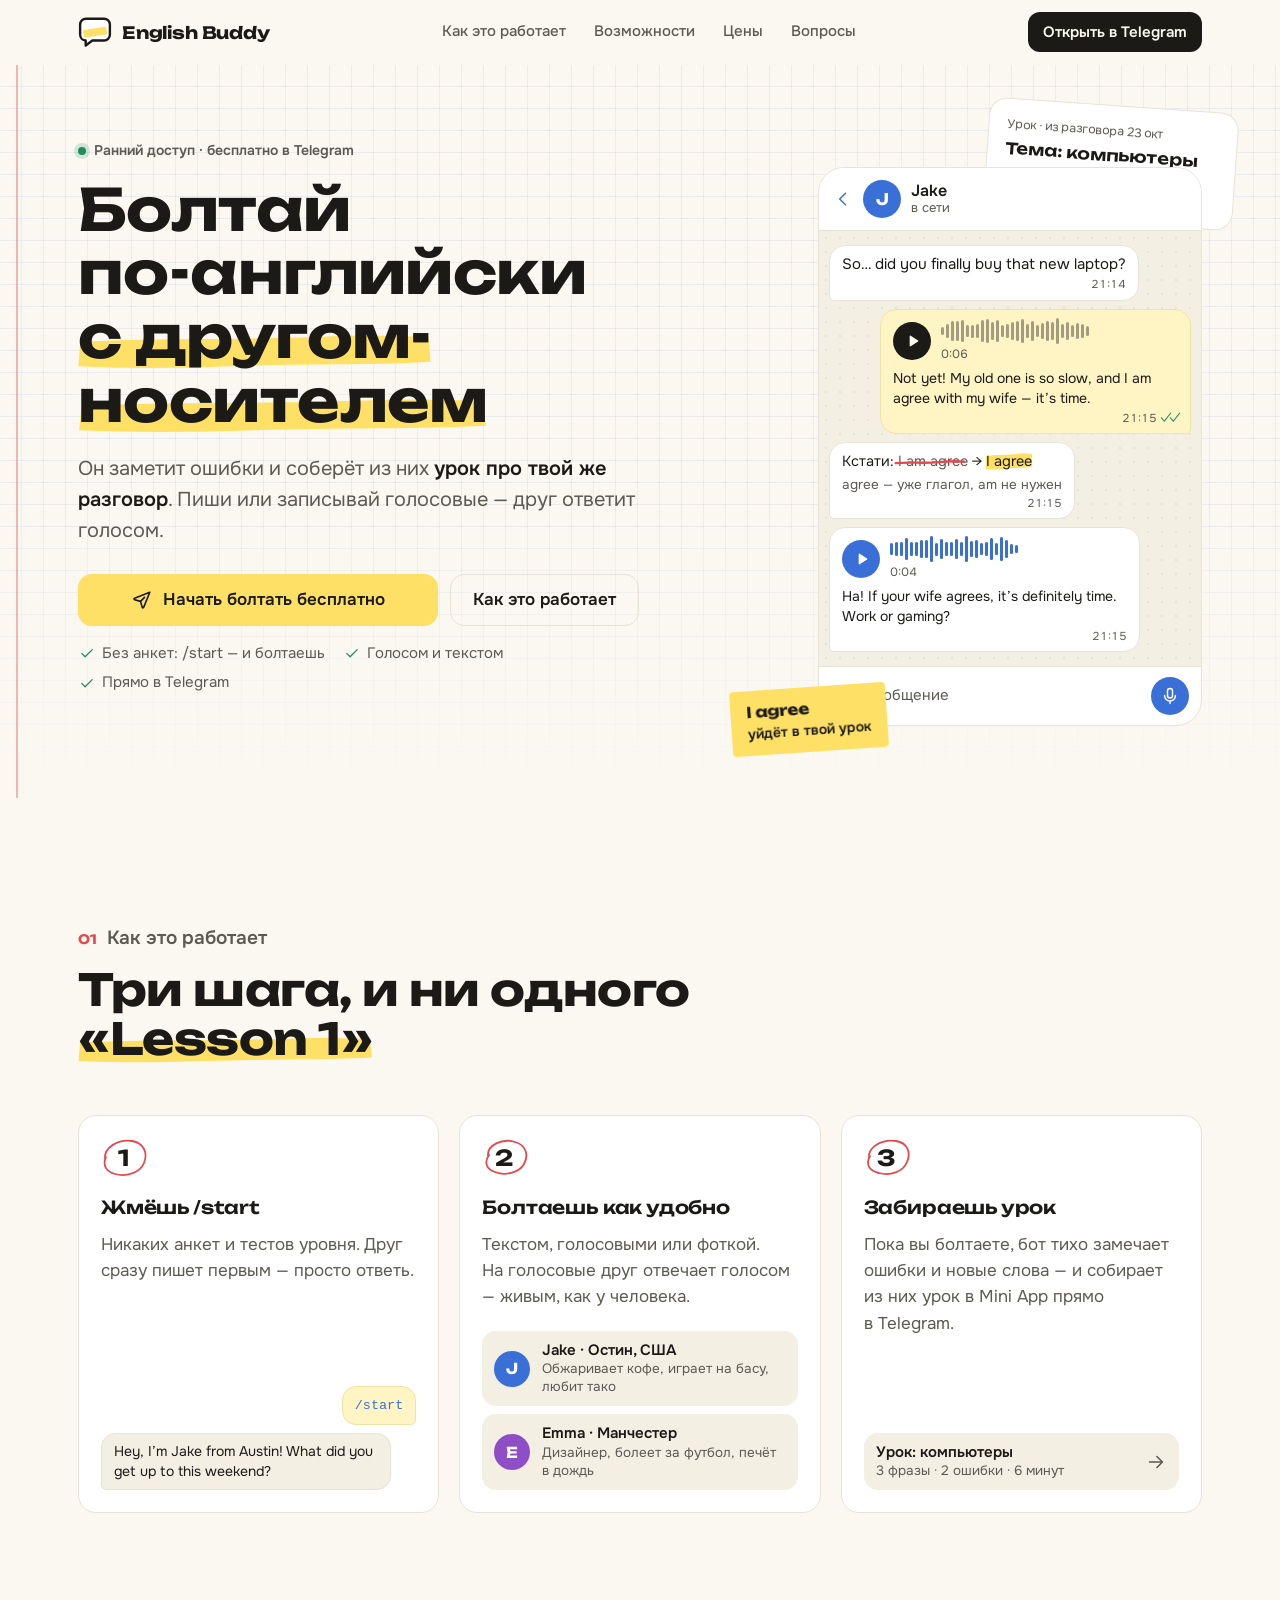
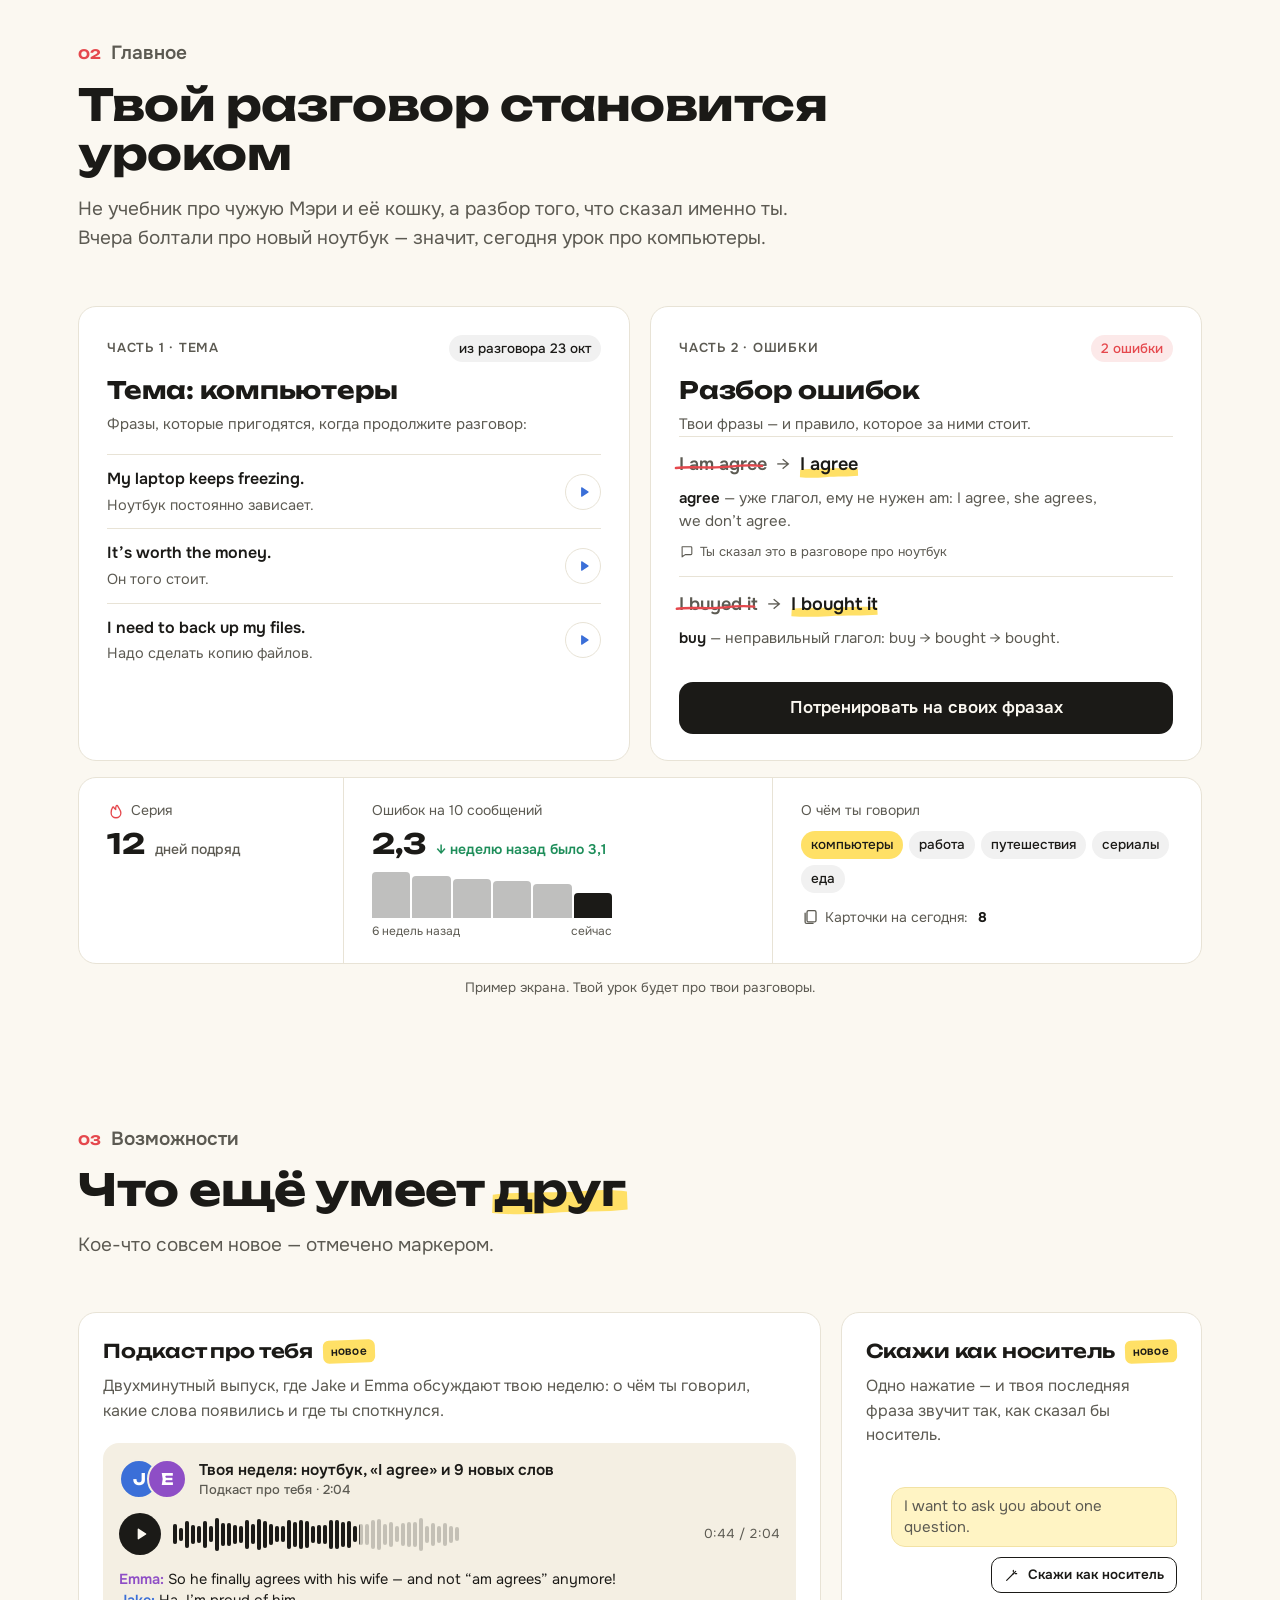
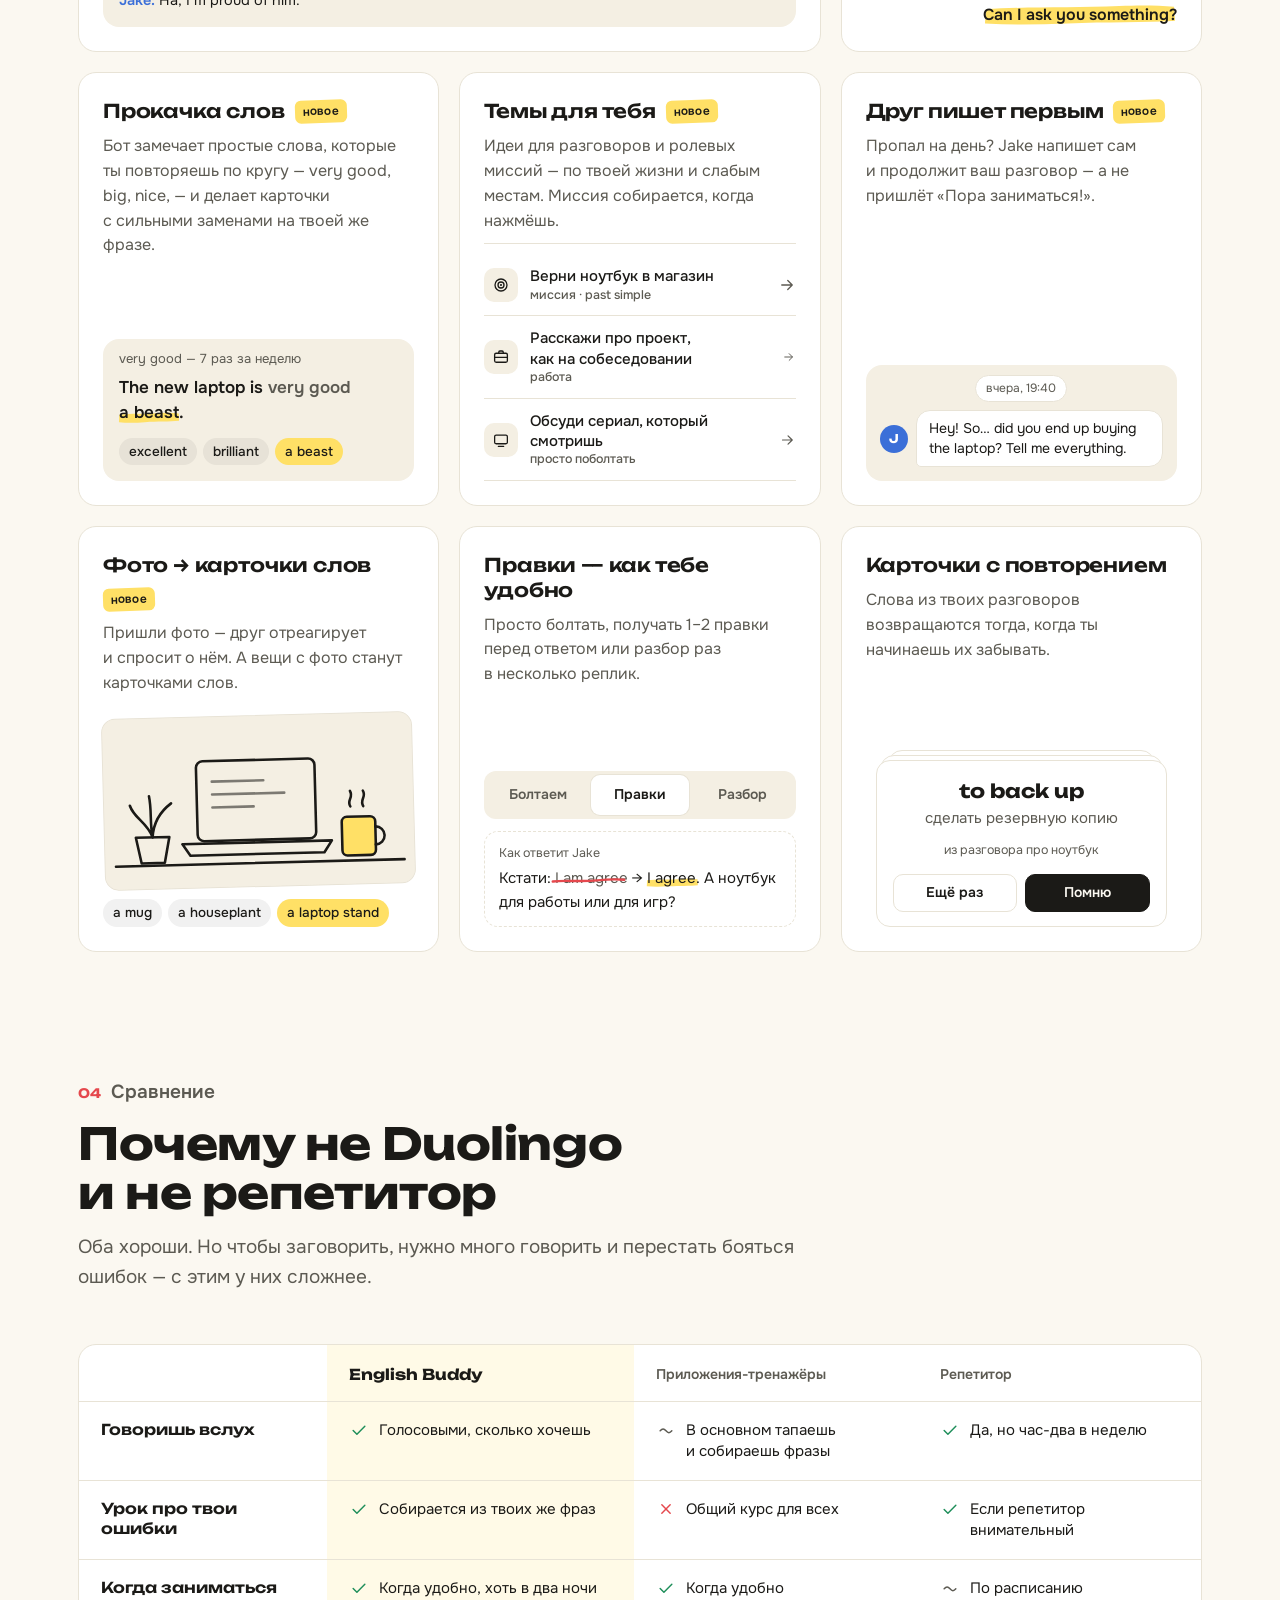
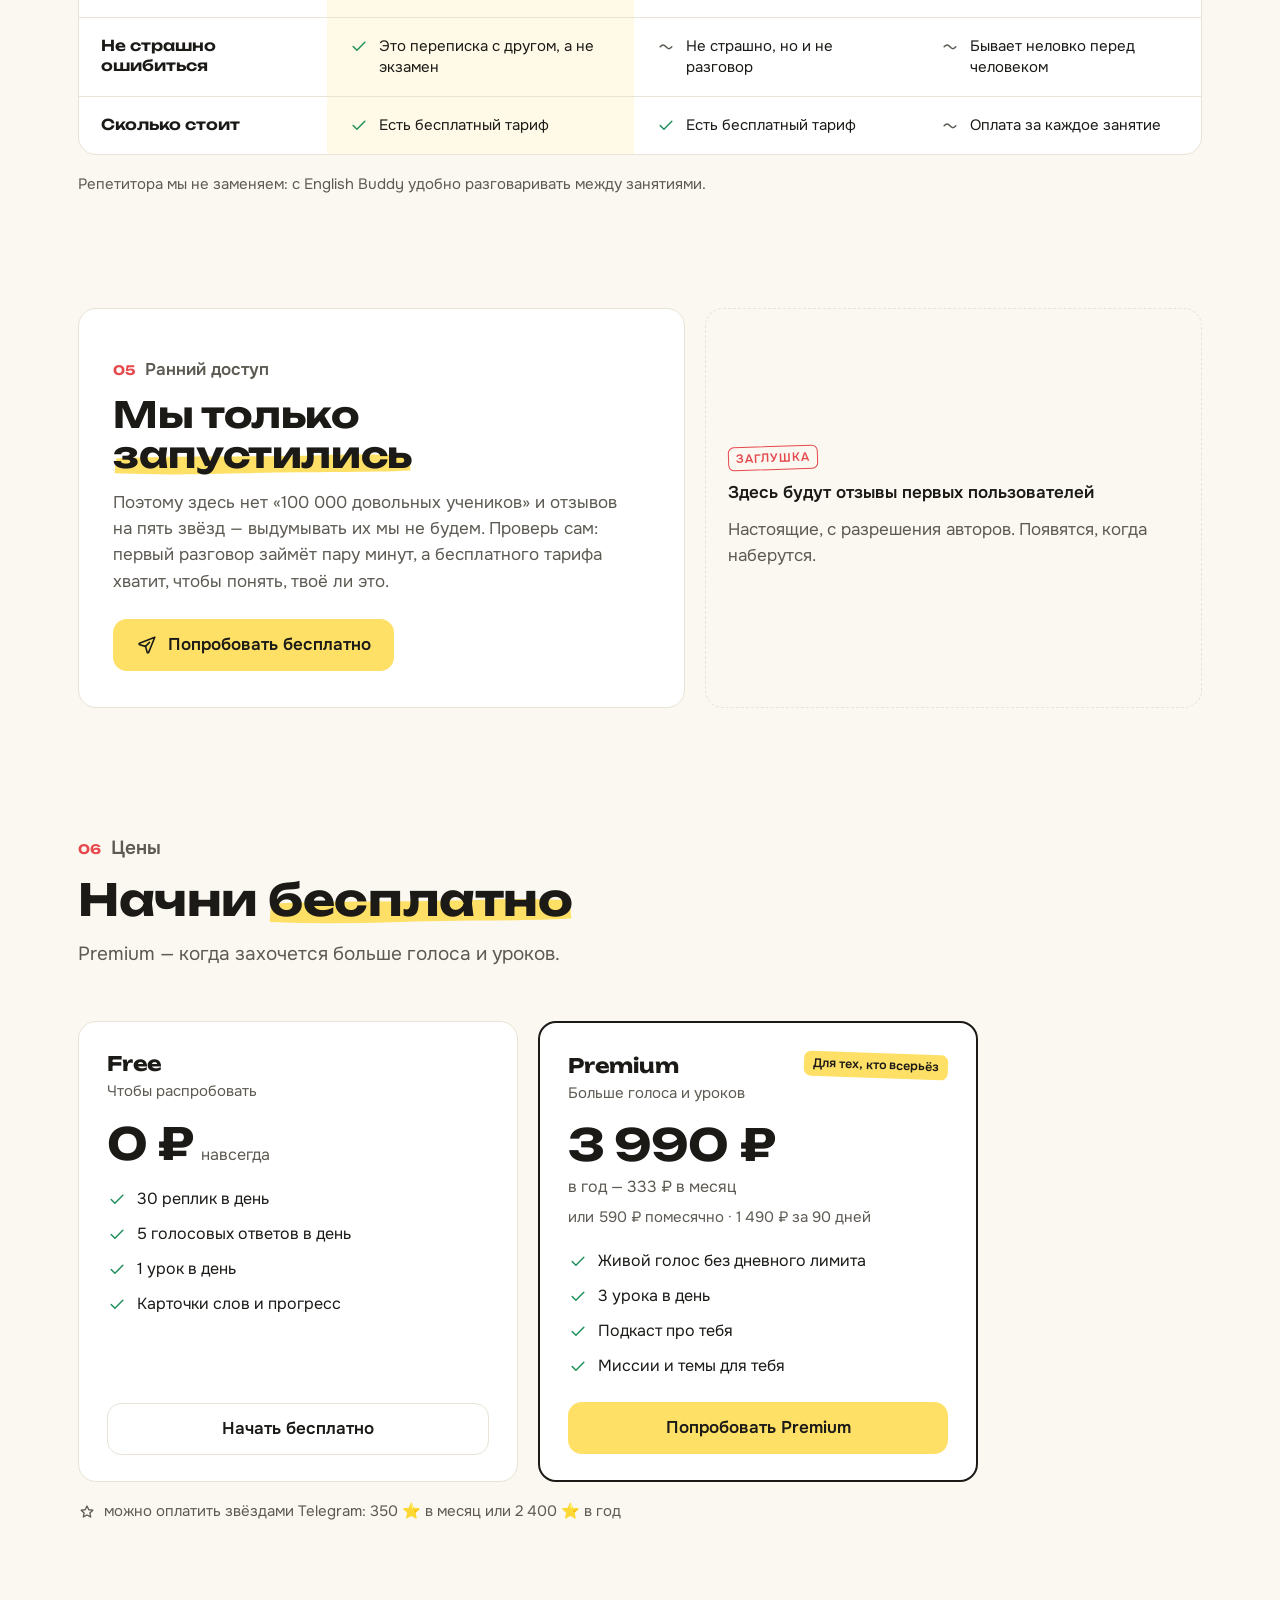
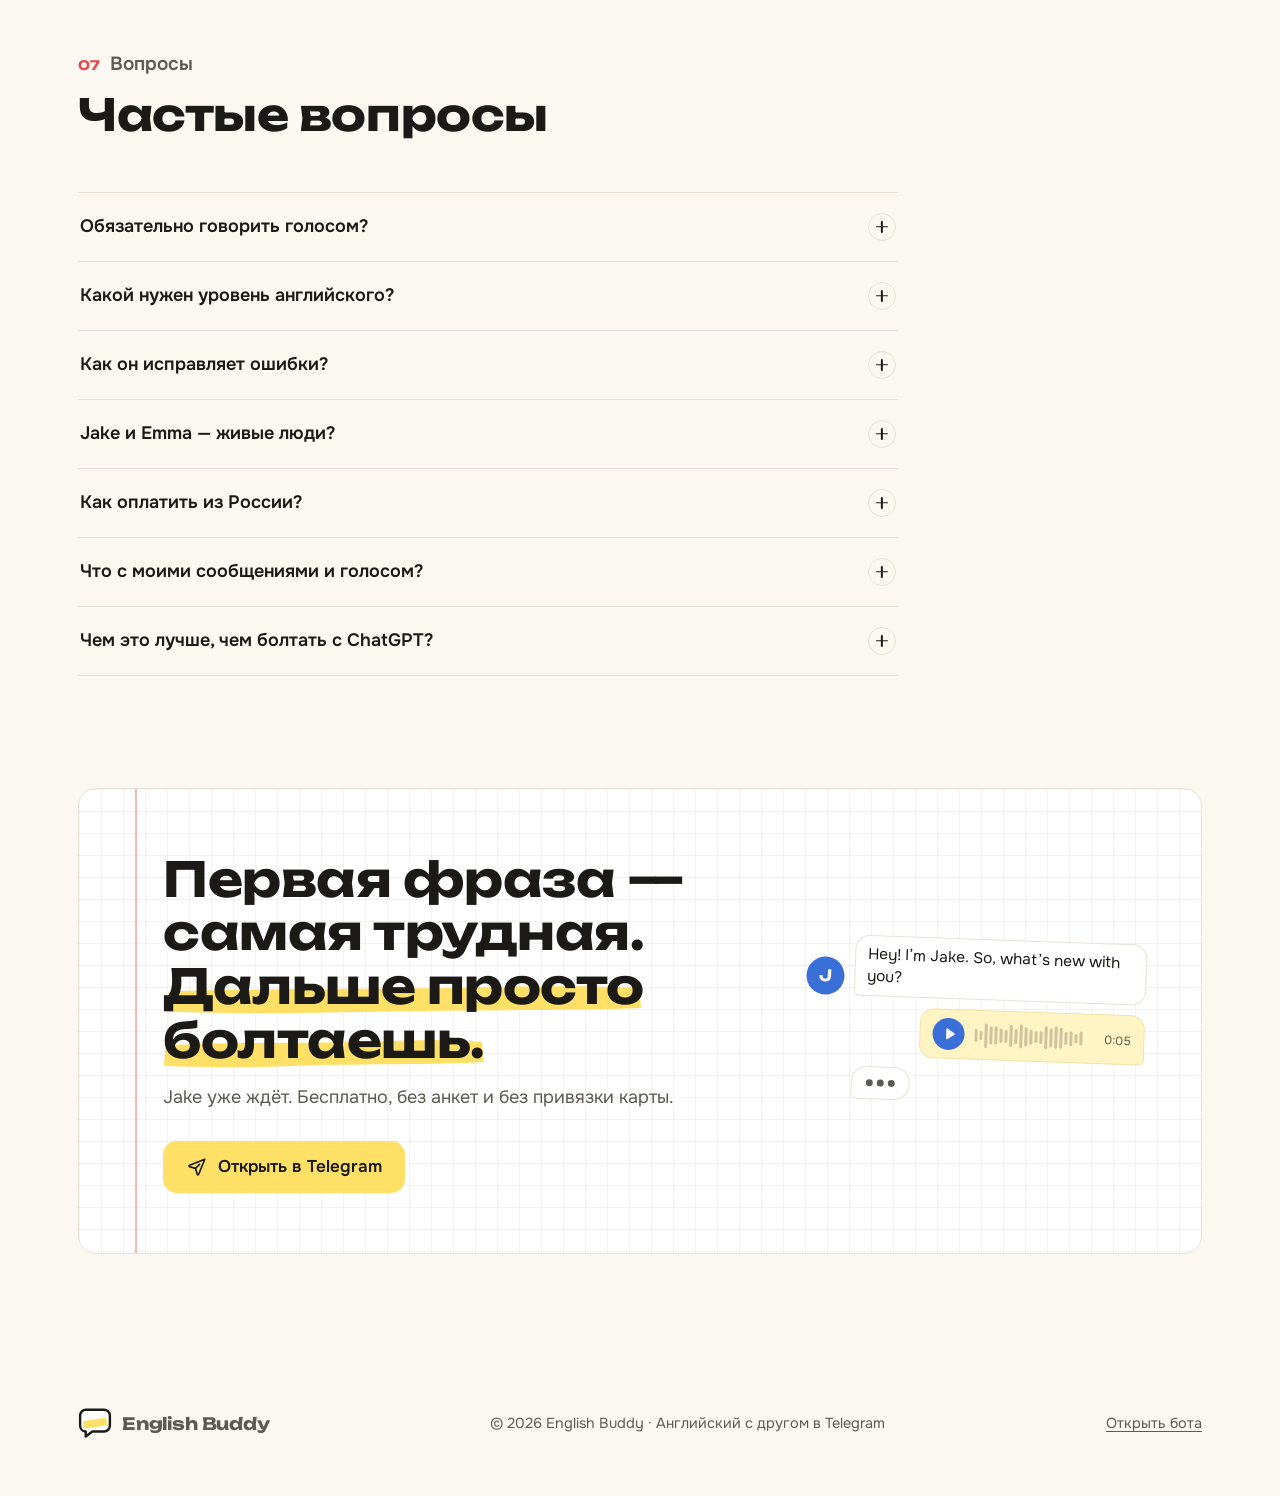
<file: landing/index.html>
<!doctype html>
<html lang="ru">
<head>
<meta charset="utf-8">
<meta name="viewport" content="width=device-width, initial-scale=1, viewport-fit=cover">
<title>English Buddy — болтай по-английски с другом-носителем в Telegram</title>
<meta name="description" content="Друг-носитель в Telegram: болтай текстом и голосовыми, а он заметит ошибки и соберёт из них урок про твой же разговор. Бесплатно, без анкет.">
<meta name="color-scheme" content="light dark">
<meta name="theme-color" content="#FBF8F1" media="(prefers-color-scheme: light)">
<meta name="theme-color" content="#141311" media="(prefers-color-scheme: dark)">
<link rel="icon" href="assets/favicon.svg" type="image/svg+xml">
<link rel="apple-touch-icon" href="assets/apple-touch-icon.png">

<!-- Open Graph / превью в Telegram и соцсетях. YOUR_DOMAIN → адрес сайта (ссылки должны быть абсолютными). -->
<meta property="og:type" content="website">
<meta property="og:site_name" content="English Buddy">
<meta property="og:locale" content="ru_RU">
<meta property="og:title" content="English Buddy — английский с другом-носителем в Telegram">
<meta property="og:description" content="Болтай текстом и голосовыми. Друг заметит ошибки и соберёт из них урок про твой же разговор.">
<meta property="og:url" content="https://YOUR_DOMAIN/">
<meta property="og:image" content="https://YOUR_DOMAIN/assets/og.png">
<meta property="og:image:width" content="1200">
<meta property="og:image:height" content="630">
<meta property="og:image:alt" content="Чат с Jake: I am agree зачёркнуто красной ручкой, I agree — на жёлтом маркере">
<meta name="twitter:card" content="summary_large_image">
<meta name="twitter:title" content="English Buddy — английский с другом-носителем в Telegram">
<meta name="twitter:description" content="Болтай текстом и голосовыми. Друг заметит ошибки и соберёт из них урок.">
<meta name="twitter:image" content="https://YOUR_DOMAIN/assets/og.png">

<link rel="preconnect" href="https://fonts.googleapis.com">
<link rel="preconnect" href="https://fonts.gstatic.com" crossorigin>
<link href="https://fonts.googleapis.com/css2?family=Onest:wght@400;500;600&family=Unbounded:wght@600;700&display=swap" rel="stylesheet">

<style>
/* ============ Токены (docs/brand.md) ============ */
:root {
  color-scheme: light;
  --paper: #FBF8F1;
  --card: #FFFFFF;
  --ink: #1B1A17;
  --ink-2: #5C5A52;
  --line: #E8E3D6;
  --marker: #FFE066;
  --pen: #E5484D;
  --fix: #1E8E5A;
  --sky: #3B6FD8;
  --plum: #8E4EC6;
  --on-marker: #1B1A17;
  --on-accent: #FFFFFF;        /* текст на sky/plum/ink кружках */
  --hl-size: .62em;            /* маркер: в светлой — полоса под словом */
  --hl-pos: 92%;
  --hl-ink: currentColor;

  --paper-2: #F4EFE3;          /* фон чата, вкладыши */
  --bubble-out: #FFF4C4;       /* исходящий пузырь — бледный маркер */
  --grid: rgba(59, 111, 216, .085);
  --margin-line: rgba(229, 72, 77, .38);
  --soft: rgba(27, 26, 23, .06);
  --wave-off: rgba(27, 26, 23, .22);
  --bar: #1B1A17;              /* графики: --ink в светлой */
  --marker-svg: url("data:image/svg+xml,%3Csvg xmlns='http://www.w3.org/2000/svg' viewBox='0 0 200 40' preserveAspectRatio='none'%3E%3Cpath fill='%23FFE066' d='M4 10C38 5 92 8 140 4c22-2 40-1 56 1l1 27c-30 4-70 2-110 5-28 2-56 3-84 0z'/%3E%3C/svg%3E");

  --font-head: "Unbounded", system-ui, sans-serif;
  --font-body: "Onest", system-ui, -apple-system, "Segoe UI", Roboto, sans-serif;
  --r-card: 18px;
  --r-btn: 14px;
  --gutter: 16px;
}
@media (prefers-color-scheme: dark) {
  :root:not([data-theme="light"]) {
    color-scheme: dark;
    --paper: #141311; --card: #1E1D1A; --ink: #F3F0E8; --ink-2: #A8A396; --line: #2E2C27;
    --marker: #FFD84D; --pen: #FF6B6B; --fix: #3CC985; --sky: #7AA2F7; --plum: #B98AE8;
    --paper-2: #191815; --bubble-out: #36301A; --grid: rgba(122, 162, 247, .07);
    --margin-line: rgba(255, 107, 107, .35); --soft: rgba(243, 240, 232, .07);
    --wave-off: rgba(243, 240, 232, .26); --bar: #FFD84D; --on-accent: #141311;
    --hl-size: 100%; --hl-pos: 50%; --hl-ink: #1B1A17; --hl-pad: .14em;
    --marker-svg: url("data:image/svg+xml,%3Csvg xmlns='http://www.w3.org/2000/svg' viewBox='0 0 200 40' preserveAspectRatio='none'%3E%3Cpath fill='%23FFD84D' d='M4 10C38 5 92 8 140 4c22-2 40-1 56 1l1 27c-30 4-70 2-110 5-28 2-56 3-84 0z'/%3E%3C/svg%3E");
  }
}
:root[data-theme="dark"] {
  color-scheme: dark;
  --paper: #141311; --card: #1E1D1A; --ink: #F3F0E8; --ink-2: #A8A396; --line: #2E2C27;
  --marker: #FFD84D; --pen: #FF6B6B; --fix: #3CC985; --sky: #7AA2F7; --plum: #B98AE8;
  --paper-2: #191815; --bubble-out: #36301A; --grid: rgba(122, 162, 247, .07);
  --margin-line: rgba(255, 107, 107, .35); --soft: rgba(243, 240, 232, .07);
  --wave-off: rgba(243, 240, 232, .26); --bar: #FFD84D; --on-accent: #141311;
    --hl-size: 100%; --hl-pos: 50%; --hl-ink: #1B1A17; --hl-pad: .14em;
  --marker-svg: url("data:image/svg+xml,%3Csvg xmlns='http://www.w3.org/2000/svg' viewBox='0 0 200 40' preserveAspectRatio='none'%3E%3Cpath fill='%23FFD84D' d='M4 10C38 5 92 8 140 4c22-2 40-1 56 1l1 27c-30 4-70 2-110 5-28 2-56 3-84 0z'/%3E%3C/svg%3E");
}

/* ============ База ============ */
*, *::before, *::after { box-sizing: border-box; }
html { -webkit-text-size-adjust: 100%; scroll-behavior: smooth; scroll-padding-top: 76px; }
body {
  margin: 0; background: var(--paper); color: var(--ink);
  font: 400 17px/1.55 var(--font-body);
  overflow-x: clip; -webkit-font-smoothing: antialiased;
}
img, svg { display: block; max-width: 100%; }
a { color: var(--sky); text-underline-offset: 3px; }
p { margin: 0; }
h1, h2, h3 { font-family: var(--font-head); font-weight: 700; margin: 0; letter-spacing: -.01em; }
h1 { font-size: clamp(29px, 8vw, 58px); line-height: 1.1; }
h2 { font-size: clamp(25px, 6.2vw, 44px); line-height: 1.12; }
h3 { font-size: 18px; line-height: 1.3; font-weight: 600; }
ul { margin: 0; padding: 0; list-style: none; }
button { font: inherit; color: inherit; }
.sr-only { position: absolute; width: 1px; height: 1px; overflow: hidden; clip: rect(0 0 0 0); white-space: nowrap; }
.nw { white-space: nowrap; }
.wrap { width: 100%; max-width: 1180px; margin: 0 auto; padding: 0 var(--gutter); }
@media (min-width: 640px) { :root { --gutter: 28px; } }
:focus-visible { outline: 2.5px solid var(--sky); outline-offset: 3px; border-radius: 6px; }

.ico { width: 22px; height: 22px; fill: none; stroke: currentColor; stroke-width: 1.75; stroke-linecap: round; stroke-linejoin: round; flex: none; }

/* маркер: жёлтая подложка с неровным краем */
.hl {
  background-image: var(--marker-svg); background-repeat: no-repeat;
  background-position: 0 var(--hl-pos); background-size: 100% var(--hl-size); color: var(--hl-ink);
  -webkit-box-decoration-break: clone; box-decoration-break: clone;
  padding: 0 var(--hl-pad, .08em); margin: 0 calc(-1 * var(--hl-pad, .08em));
  background-color: transparent;
}
.hl-full { --hl-size: 100%; --hl-pos: 50%; --hl-ink: var(--on-marker); }
html.js .hl[data-anim] { background-size: 0% var(--hl-size); transition: background-size .75s cubic-bezier(.65, .05, .25, 1) .15s; }
html.js .hl[data-anim].in { background-size: 100% var(--hl-size); }

/* красная ручка: без JS — обычное зачёркивание, с JS — рукописная линия */
s.pen { text-decoration: line-through; text-decoration-color: var(--pen); text-decoration-thickness: 2px; color: var(--ink-2); }
html.js s.pen { text-decoration: none; position: relative; display: inline-block; }
.pen-svg {
  position: absolute; left: -4%; top: 30%; width: 108%; height: 50%; overflow: visible; pointer-events: none;
  /* «рисуем» штрих: открываем слева направо */
  clip-path: polygon(-6% -200%, -6% -200%, -6% 300%, -6% 300%);
  transition: clip-path .5s cubic-bezier(.5, 0, .3, 1) .1s;
}
.pen-svg path { fill: none; stroke: var(--pen); stroke-width: 2.4; stroke-linecap: round; vector-effect: non-scaling-stroke; }
s.pen.in .pen-svg { clip-path: polygon(-6% -200%, 106% -200%, 106% 300%, -6% 300%); }
.fixed { color: var(--fix); font-weight: 600; }

/* ============ Кнопки ============ */
.btn {
  display: inline-flex; align-items: center; justify-content: center; gap: 10px;
  min-height: 52px; padding: 0 22px; border-radius: var(--r-btn);
  font: 600 17px/1.2 var(--font-body); text-decoration: none; cursor: pointer; text-align: center;
  border: 1.5px solid transparent; transition: transform .15s ease, background-color .15s ease, border-color .15s ease;
}
.btn:active { transform: translateY(1px); }
.btn-primary { background: var(--marker); color: var(--on-marker); }
.btn-primary:hover { background: color-mix(in srgb, var(--marker) 88%, #000); }
.btn-ghost { background: transparent; color: var(--ink); border-color: var(--line); }
.btn-ghost:hover { border-color: var(--ink-2); }
.btn-ink { background: var(--ink); color: var(--paper); }
.btn-sm { min-height: 40px; padding: 0 14px; font-size: 15px; border-radius: 12px; }

/* ============ Шапка ============ */
.top {
  position: sticky; top: 0; z-index: 30; background: color-mix(in srgb, var(--paper) 94%, transparent);
  border-bottom: 1px solid transparent; transition: border-color .2s;
}
.top.scrolled { border-bottom-color: var(--line); }
.top .wrap { display: flex; align-items: center; justify-content: space-between; height: 64px; gap: 16px; }
.logo { display: inline-flex; align-items: center; gap: 10px; color: var(--ink); text-decoration: none; font: 700 17px/1 var(--font-head); letter-spacing: -.01em; white-space: nowrap; }
.logo svg { width: 34px; height: 34px; }
.nav { display: none; gap: 28px; }
.nav a { color: var(--ink-2); text-decoration: none; font-weight: 500; font-size: 15px; }
.nav a:hover { color: var(--ink); }
@media (min-width: 900px) { .nav { display: flex; } }

/* ============ Hero ============ */
.hero { position: relative; padding: 28px 0 64px; isolation: isolate; }
.hero::before {
  content: ""; position: absolute; inset: 0; z-index: -2;
  background-image: linear-gradient(var(--grid) 1px, transparent 1px), linear-gradient(90deg, var(--grid) 1px, transparent 1px);
  background-size: 22px 22px; background-position: -1px -1px;
  -webkit-mask-image: linear-gradient(#000 60%, transparent); mask-image: linear-gradient(#000 60%, transparent);
}
.hero-grid { display: grid; gap: 40px; align-items: center; }
.eyebrow { display: inline-flex; align-items: center; gap: 8px; font: 600 14px/1.3 var(--font-body); color: var(--ink-2); margin-bottom: 18px; }
.eyebrow .dot { width: 8px; height: 8px; border-radius: 50%; background: var(--fix); box-shadow: 0 0 0 4px color-mix(in srgb, var(--fix) 18%, transparent); }
.hero h1 { max-width: 13.5em; }
.lead { font-size: clamp(17px, 2.3vw, 20px); line-height: 1.55; color: var(--ink-2); margin-top: 20px; max-width: 34em; }
.lead b { color: var(--ink); font-weight: 600; }
.cta-row { display: flex; flex-wrap: wrap; gap: 12px; margin-top: 28px; }
.cta-row .btn-primary { flex: 1 1 260px; max-width: 360px; }
.cta-row .btn-ghost { flex: 0 1 auto; }
@media (max-width: 519px) { .hero .btn-ghost { display: none; } .cta-row .btn-primary { max-width: none; } }
.sm-only { display: inline; } .lg-only { display: none; }
@media (min-width: 520px) { .sm-only { display: none; } .lg-only { display: inline; } }
.micro { margin-top: 16px; font-size: 15px; color: var(--ink-2); display: flex; flex-wrap: wrap; gap: 6px 18px; }
.micro span { display: inline-flex; align-items: center; gap: 6px; }
.micro .ico { width: 18px; height: 18px; color: var(--fix); }
.hero-visual { position: relative; display: flex; justify-content: center; }
@media (min-width: 960px) {
  .hero { padding: 40px 0 72px; }
  .hero::after { content: ""; position: absolute; top: 0; bottom: 0; left: max(16px, calc(50% - 640px)); width: 1.5px; background: var(--margin-line); z-index: -1; }
  .hero-grid { grid-template-columns: 1.08fr .92fr; gap: 48px; }
}

/* ============ Telegram-подобный чат ============ */
.tg {
  position: relative; width: 100%; max-width: 384px; background: var(--card); border: 1px solid var(--line);
  border-radius: 26px; overflow: hidden; font-size: 15px; line-height: 1.42; z-index: 2;
}
.tg-head { display: flex; align-items: center; gap: 10px; padding: 12px 14px; border-bottom: 1px solid var(--line); background: var(--card); }
.tg-head .back { width: 20px; height: 20px; color: var(--sky); }
.ava { width: 38px; height: 38px; border-radius: 50%; display: grid; place-items: center; color: var(--on-accent); font: 700 16px/1 var(--font-head); flex: none; }
.ava-j { background: var(--sky); }
.ava-e { background: var(--plum); }
.tg-name { font-weight: 600; font-size: 16px; line-height: 1.2; }
.tg-status { display: grid; font-size: 13px; color: var(--ink-2); line-height: 1.3; }
.tg-status > span { grid-area: 1 / 1; }
.tg-status .st-typing, .tg-status .st-rec { color: var(--sky); opacity: 0; }
.tg-body {
  display: flex; flex-direction: column; gap: 8px; padding: 14px 10px 14px; background: var(--paper-2);
  background-image: radial-gradient(var(--soft) 1px, transparent 1.2px); background-size: 14px 14px;
}
.msg { position: relative; max-width: 86%; padding: 8px 12px 6px; border-radius: 16px; background: var(--card); border: 1px solid var(--line); }
.msg.in { align-self: flex-start; border-bottom-left-radius: 5px; }
.msg.out { align-self: flex-end; background: var(--bubble-out); border-color: color-mix(in srgb, var(--marker) 45%, var(--line)); border-bottom-right-radius: 5px; }
.msg time { display: block; text-align: right; font-size: 11.5px; color: var(--ink-2); margin-top: 2px; font-variant-numeric: tabular-nums; }
.msg time .ticks { color: var(--fix); margin-left: 3px; letter-spacing: -3px; }
.msg .tx { font-size: 14px; color: var(--ink); margin-top: 6px; }
.msg-fix { font-size: 14.5px; }
.msg-fix .why { display: block; color: var(--ink-2); font-size: 13.5px; margin-top: 3px; }
.voice { display: flex; align-items: center; gap: 10px; min-width: 210px; }
.play { width: 38px; height: 38px; border-radius: 50%; display: grid; place-items: center; flex: none; background: var(--sky); color: var(--on-accent); }
.msg.out .play { background: var(--ink); color: var(--paper); }
.play svg { width: 16px; height: 16px; fill: currentColor; stroke: none; margin-left: 2px; }
.wave { position: relative; flex: 1; height: 26px; min-width: 0; overflow: hidden; }
.voice > div { flex: 1; min-width: 0; }
.voice .wave { width: 100%; }
.wave .bars { position: absolute; inset: 0; display: flex; align-items: center; gap: 2px; }
.wave .bars i { flex: 1; min-width: 1px; max-width: 3px; border-radius: 2px; background: var(--wave-off); }
.msg.out .wave .bars i { background: color-mix(in srgb, var(--ink) 40%, transparent); }
.wave .bars.played i { background: var(--sky); }
.wave .bars.played { clip-path: inset(0 100% 0 0); }
.vdur { font-size: 12px; color: var(--ink-2); font-variant-numeric: tabular-nums; margin-top: 2px; }
.tg-input { display: flex; align-items: center; gap: 10px; padding: 10px 12px; border-top: 1px solid var(--line); color: var(--ink-2); }
.tg-input .field { flex: 1; font-size: 15px; }
.tg-input .mic { width: 38px; height: 38px; border-radius: 50%; display: grid; place-items: center; background: var(--sky); color: var(--on-accent); }
.tg-input .mic .ico { width: 20px; height: 20px; }

/* сценарий hero-чата: CSS-анимация, один раз при загрузке */
@keyframes pop { from { opacity: 0; transform: translateY(12px) scale(.97); } to { opacity: 1; transform: none; } }
@keyframes st-typing { 0%, 35% { opacity: 0; } 36%, 45% { opacity: 1; } 46%, 100% { opacity: 0; } }
@keyframes st-rec { 0%, 65% { opacity: 0; } 66%, 84% { opacity: 1; } 85%, 100% { opacity: 0; } }
@keyframes st-online { 0%, 35% { opacity: 1; } 36%, 45% { opacity: 0; } 46%, 65% { opacity: 1; } 66%, 84% { opacity: 0; } 85%, 100% { opacity: 1; } }
@keyframes draw { to { clip-path: polygon(-6% -200%, 106% -200%, 106% 300%, -6% 300%); } }
@keyframes sweep { to { background-size: 100% var(--hl-size); } }
@keyframes play { to { clip-path: inset(0 0 0 0); } }
.tg .seq { animation: pop .5s cubic-bezier(.2, .8, .25, 1.15) var(--d, 0s) both; transform-origin: 50% 100%; }
.tg .msg.out.seq { transform-origin: 100% 100%; }
.tg .msg.in.seq { transform-origin: 0 100%; }
.tg .st-typing { animation: st-typing 5s linear both; }
.tg .st-rec { animation: st-rec 5s linear both; }
.tg .st-online { animation: st-online 5s linear both; }
.tg .pen-svg { transition: none; animation: draw .5s cubic-bezier(.5, 0, .3, 1) 2.8s forwards; }
html.js .tg .hl-full { background-size: 0% var(--hl-size); transition: none; animation: sweep .55s cubic-bezier(.65, .05, .25, 1) 3.25s forwards; }
.tg .m3 .bars.played { animation: play 4s linear 4.6s forwards; }

/* карточка урока, выглядывающая из-за чата */
.peek {
  display: none; position: absolute; z-index: 1; width: 250px; padding: 16px 18px; background: var(--card); border: 1px solid var(--line);
  border-radius: var(--r-card); transform: rotate(4deg); top: 0; right: -18px;
}
.peek .k { font-size: 12.5px; color: var(--ink-2); }
.peek .t { font: 600 16px/1.3 var(--font-head); margin-top: 4px; }
.peek .row { display: flex; gap: 8px; margin-top: 12px; flex-wrap: wrap; }
.chip { display: inline-flex; align-items: center; gap: 6px; padding: 5px 10px; border-radius: 999px; background: var(--soft); font-size: 13.5px; font-weight: 500; color: var(--ink); line-height: 1.3; }
.chip.pen-c { background: color-mix(in srgb, var(--pen) 12%, transparent); color: var(--pen); }
.chip.fix-c { background: color-mix(in srgb, var(--fix) 13%, transparent); color: var(--fix); }
.chip.mk { background: var(--marker); color: var(--on-marker); }
.note-tape {
  display: none; position: absolute; z-index: 3; left: 24px; bottom: -26px; transform: rotate(-4deg);
  background: var(--marker); color: var(--on-marker); padding: 12px 16px; border-radius: 4px; font: 600 14px/1.35 var(--font-body); max-width: 210px;
}
.note-tape b { font-family: var(--font-head); font-weight: 700; display: block; font-size: 15px; margin-bottom: 2px; }
@media (min-width: 960px) {
  .hero-visual { padding: 62px 0 0 0; justify-content: flex-end; }
  .peek, .note-tape { display: block; }
  .tg { margin-right: 44px; }
}
@media (min-width: 1200px) { .peek { right: -34px; } }

/* ============ Секции ============ */
.sec { padding: 72px 0; }
@media (min-width: 960px) { .sec { padding: 112px 0; } }
.sec-head { max-width: 760px; margin-bottom: 36px; }
@media (min-width: 960px) { .sec-head { margin-bottom: 52px; } }
.kicker { display: inline-flex; align-items: baseline; gap: 10px; font: 600 14px/1.3 var(--font-body); color: var(--ink-2); margin-bottom: 14px; }
.kicker .n { font: 700 13px/1 var(--font-head); color: var(--pen); }
.sec-head p { margin-top: 16px; color: var(--ink-2); font-size: clamp(17px, 2.1vw, 19px); }
.card { background: var(--card); border: 1px solid var(--line); border-radius: var(--r-card); }
html.js [data-reveal] { opacity: 0; transform: translateY(18px); transition: opacity .6s ease, transform .6s cubic-bezier(.2, .7, .2, 1); }
html.js [data-reveal].in { opacity: 1; transform: none; }

/* ---- Как это работает ---- */
.steps { display: grid; gap: 14px; counter-reset: step; }
@media (min-width: 860px) { .steps { grid-template-columns: repeat(3, 1fr); gap: 20px; } }
.step { padding: 24px 22px 22px; display: flex; flex-direction: column; gap: 12px; }
.step-n { position: relative; width: 52px; height: 44px; display: grid; place-items: center; font: 700 22px/1 var(--font-head); margin: -4px 0 4px -4px; }
.step-n svg { position: absolute; inset: 0; width: 100%; height: 100%; overflow: visible; }
.step-n path { fill: none; stroke: var(--pen); stroke-width: 1.8; stroke-linecap: round; }
.step p { color: var(--ink-2); }
.step .demo { margin-top: auto; padding-top: 8px; display: flex; flex-direction: column; gap: 8px; }
.mini-b { font-size: 14px; line-height: 1.4; padding: 8px 12px; border-radius: 14px; max-width: 92%; border: 1px solid var(--line); background: var(--paper-2); }
.mini-b.out { align-self: flex-end; background: var(--bubble-out); border-color: color-mix(in srgb, var(--marker) 45%, var(--line)); border-bottom-right-radius: 5px; }
.mini-b.in { align-self: flex-start; border-bottom-left-radius: 5px; }
.mono { font-family: ui-monospace, "SF Mono", Menlo, Consolas, monospace; font-size: 13.5px; color: var(--sky); }
.persona { display: flex; gap: 12px; align-items: center; padding: 10px 12px; border-radius: 14px; background: var(--paper-2); }
.persona .ava { width: 36px; height: 36px; font-size: 15px; }
.persona b { display: block; font-weight: 600; font-size: 15px; line-height: 1.3; }
.persona div > span { display: block; font-size: 13.5px; color: var(--ink-2); line-height: 1.35; }

/* ---- Урок из разговора ---- */
.lesson-grid { display: grid; gap: 16px; }
@media (min-width: 900px) { .lesson-grid { grid-template-columns: 1fr 1fr; gap: 20px; } }
.lesson { padding: 22px 20px; }
@media (min-width: 640px) { .lesson { padding: 28px 28px 26px; } }
.lesson-top { display: flex; align-items: center; justify-content: space-between; gap: 12px; margin-bottom: 14px; }
.part { font: 600 13px/1.2 var(--font-body); color: var(--ink-2); text-transform: uppercase; letter-spacing: .06em; }
.lesson h3 { font: 700 clamp(20px, 3vw, 24px)/1.2 var(--font-head); }
.lesson .sub { color: var(--ink-2); font-size: 15px; margin-top: 8px; }
.phrases { margin-top: 18px; display: flex; flex-direction: column; }
.phrase { display: grid; grid-template-columns: 1fr auto; gap: 2px 12px; padding: 12px 0; border-top: 1px solid var(--line); align-items: center; }
.phrase .en { font-weight: 600; font-size: 16px; }
.phrase .ru { color: var(--ink-2); font-size: 14.5px; grid-column: 1; }
.phrase .say { grid-row: 1 / span 2; grid-column: 2; width: 36px; height: 36px; border-radius: 50%; border: 1px solid var(--line); display: grid; place-items: center; color: var(--sky); }
.phrase .say svg { width: 14px; height: 14px; fill: currentColor; stroke: none; margin-left: 2px; }
.err-item { padding: 14px 0; border-top: 1px solid var(--line); }
.err-item:first-of-type { margin-top: 18px; }
.err-line { font-size: 18px; font-weight: 600; display: flex; flex-wrap: wrap; align-items: baseline; gap: 4px 10px; }
.err-line .arr { color: var(--ink-2); font-weight: 400; }
.rule { margin-top: 8px; font-size: 15px; color: var(--ink-2); }
.rule b { color: var(--ink); font-weight: 600; }
.src { margin-top: 8px; font-size: 13px; color: var(--ink-2); display: flex; align-items: center; gap: 6px; }
.src .ico { width: 15px; height: 15px; }
.lesson .btn { width: 100%; margin-top: 18px; }
.progress { margin-top: 16px; display: grid; gap: 0; padding: 6px 20px; }
@media (min-width: 640px) { .progress { padding: 6px 28px; } }
@media (min-width: 900px) { .progress { grid-template-columns: .8fr 1.3fr 1.3fr; padding: 0; } }
.stat { padding: 18px 0; border-top: 1px solid var(--line); }
.stat:first-child { border-top: 0; }
@media (min-width: 900px) { .stat { padding: 22px 28px; border-top: 0; border-left: 1px solid var(--line); } .stat:first-child { border-left: 0; } }
.stat .k { font-size: 14px; color: var(--ink-2); display: flex; align-items: center; gap: 6px; }
.stat .v { font: 700 28px/1.1 var(--font-head); margin-top: 8px; display: flex; align-items: baseline; gap: 10px; flex-wrap: wrap; }
.stat .v small { font: 500 14px/1.3 var(--font-body); color: var(--ink-2); }
.stat .v .down { color: var(--fix); font: 600 14px/1.3 var(--font-body); }
.stat .chips { display: flex; flex-wrap: wrap; gap: 6px; margin-top: 10px; }
.bars-chart { display: flex; align-items: flex-end; gap: 2px; height: 46px; margin-top: 12px; max-width: 240px; }
.bars-chart i { flex: 1; background: var(--bar); border-radius: 4px 4px 0 0; opacity: .28; min-height: 4px; }
.bars-chart i:last-child { opacity: 1; }
.bars-legend { display: flex; justify-content: space-between; max-width: 240px; font-size: 12px; color: var(--ink-2); margin-top: 4px; }
.mock-note { margin-top: 14px; font-size: 13.5px; color: var(--ink-2); text-align: center; }

/* ---- Возможности ---- */
.feats { display: grid; gap: 14px; }
@media (min-width: 680px) { .feats { grid-template-columns: repeat(2, 1fr); gap: 16px; } .f-wide { grid-column: span 2; } .f-last { grid-column: span 2; } }
@media (min-width: 1040px) { .feats { grid-template-columns: repeat(3, 1fr); gap: 20px; } .f-last { grid-column: auto; } }
.feat { padding: 22px 20px 20px; display: flex; flex-direction: column; gap: 10px; overflow: hidden; min-width: 0; }
@media (min-width: 640px) { .feat { padding: 26px 24px 24px; } }
.feat h3 { display: flex; align-items: center; gap: 10px; flex-wrap: wrap; font-size: 19px; }
.feat > p { color: var(--ink-2); font-size: 16px; }
.tag-new { font: 600 12px/1 var(--font-body); text-transform: lowercase; background: var(--marker); color: var(--on-marker); padding: 5px 8px 6px; border-radius: 6px; transform: rotate(-2deg); letter-spacing: .01em; }
.f-ui { margin-top: 6px; }
.f-ui.bottom { margin-top: auto; padding-top: 10px; }
/* подкаст */
.pod { display: grid; gap: 14px; padding: 16px; border-radius: 16px; background: var(--paper-2); }
.pod-top { display: flex; align-items: center; gap: 12px; }
.duo { display: flex; }
.duo .ava { width: 40px; height: 40px; border: 2.5px solid var(--paper-2); }
.duo .ava + .ava { margin-left: -12px; }
.pod-title { font-weight: 600; font-size: 15.5px; line-height: 1.35; }
.pod-title small { display: block; font-weight: 500; font-size: 13px; color: var(--ink-2); }
.pod-row { display: flex; align-items: center; gap: 12px; }
.pod-row .play { background: var(--ink); color: var(--paper); width: 42px; height: 42px; }
.pod-row .wave { height: 34px; }
.pod-row .wave .bars i { max-width: 4px; }
.pod-row .wave .bars.played { clip-path: inset(0 64% 0 0); }
.pod-row .wave .bars.played i { background: var(--ink); }
.pod-time { font-size: 13px; color: var(--ink-2); font-variant-numeric: tabular-nums; white-space: nowrap; }
.pod-sub { font-size: 14.5px; line-height: 1.45; }
.pod-sub b { font-weight: 600; }
.pod-sub .e { color: var(--plum); }
.pod-sub .j { color: var(--sky); }
/* скажи как носитель */
.native { display: flex; flex-direction: column; gap: 10px; }
.native .mini-b { font-size: 15px; }
.native .mini-b.out { color: var(--ink-2); }
.native .act { align-self: flex-end; display: inline-flex; align-items: center; gap: 8px; font: 600 13.5px/1 var(--font-body); padding: 9px 12px; border-radius: 10px; border: 1.5px solid var(--ink); color: var(--ink); background: var(--card); }
.native .act .ico { width: 16px; height: 16px; }
.native .res { align-self: flex-end; font-size: 16px; font-weight: 600; }
/* прокачка слов */
.boost { padding: 16px; border-radius: 16px; background: var(--paper-2); }
.boost .k { font-size: 13px; color: var(--ink-2); }
.boost .s { font-size: 17px; font-weight: 600; margin-top: 6px; line-height: 1.5; }
.boost .hl, .err-line .hl { white-space: nowrap; }
.boost .alts { display: flex; flex-wrap: wrap; gap: 6px; margin-top: 12px; }
/* темы */
.topics { display: flex; flex-direction: column; border-top: 1px solid var(--line); }
.topic { display: flex; align-items: center; gap: 12px; padding: 12px 0; border-bottom: 1px solid var(--line); font-size: 15px; font-weight: 500; line-height: 1.35; }
.topic .ti { width: 34px; height: 34px; border-radius: 10px; display: grid; place-items: center; background: var(--paper-2); flex: none; color: var(--ink); }
.topic .ti .ico { width: 18px; height: 18px; }
.topic small { display: block; font-size: 12.5px; color: var(--ink-2); font-weight: 500; }
.topic .go { margin-left: auto; color: var(--ink-2); }
.topic .go .ico { width: 18px; height: 18px; }
/* пишет первым */
.first { display: flex; flex-direction: column; gap: 8px; padding: 14px; border-radius: 16px; background: var(--paper-2); }
.datechip { align-self: center; font-size: 12px; color: var(--ink-2); background: var(--card); border: 1px solid var(--line); border-radius: 999px; padding: 3px 10px; }
.first .mini-b { background: var(--card); }
.first .who { display: flex; align-items: center; gap: 8px; }
.first .who .ava { width: 28px; height: 28px; font-size: 12px; }
/* фото */
.photo { display: grid; grid-template-columns: 1fr; gap: 12px; }
.photo figure { margin: 0; border-radius: 14px; overflow: hidden; border: 1px solid var(--line); background: var(--paper-2); transform: rotate(-1.5deg); }
.photo svg { width: 100%; height: auto; }
.photo svg .st { fill: none; stroke: var(--ink); stroke-width: 2; stroke-linecap: round; stroke-linejoin: round; }
.photo svg .mf { fill: var(--marker); }
.photo svg .bg { fill: var(--paper-2); }
.photo .chips { display: flex; flex-wrap: wrap; gap: 6px; }
/* режимы правок */
.modes { display: grid; grid-template-columns: repeat(3, 1fr); gap: 4px; padding: 4px; border-radius: 12px; background: var(--paper-2); }
.modes button { border: 0; background: transparent; padding: 9px 4px; border-radius: 9px; font-weight: 600; font-size: 14px; cursor: pointer; color: var(--ink-2); }
.modes button[aria-pressed="true"] { background: var(--card); color: var(--ink); box-shadow: 0 0 0 1px var(--line); }
.mode-out { margin-top: 12px; min-height: 84px; font-size: 15px; padding: 12px 14px; border-radius: 14px; border: 1px dashed var(--line); }
.mode-out .lbl { display: block; font-size: 12.5px; color: var(--ink-2); margin-bottom: 4px; }
/* карточки */
.srs { position: relative; padding: 10px 10px 0; }
.srs::before, .srs::after { content: ""; position: absolute; left: 22px; right: 22px; top: 0; height: 30px; border-radius: 14px; background: var(--card); border: 1px solid var(--line); }
.srs::after { left: 14px; right: 14px; top: 5px; }
.srs-card { position: relative; z-index: 1; border-radius: 14px; border: 1px solid var(--line); background: var(--card); padding: 18px 16px 14px; text-align: center; }
.srs-card .w { font: 700 19px/1.3 var(--font-head); }
.srs-card .t { color: var(--ink-2); font-size: 15px; margin-top: 4px; }
.srs-card .from { font-size: 12.5px; color: var(--ink-2); margin-top: 10px; }
.srs-btns { display: grid; grid-template-columns: 1fr 1fr; gap: 8px; margin-top: 14px; }
.srs-btns span { display: grid; place-items: center; min-height: 38px; border-radius: 10px; font-weight: 600; font-size: 14px; border: 1px solid var(--line); }
.srs-btns span.ok { background: var(--ink); color: var(--paper); border-color: var(--ink); }

/* ---- Сравнение ---- */
.cmp { display: grid; gap: 12px; }
.cmp-row { display: grid; gap: 0; background: var(--card); border: 1px solid var(--line); border-radius: var(--r-card); overflow: hidden; }
.cmp-row > div { padding: 12px 16px; display: flex; gap: 10px; align-items: flex-start; font-size: 15px; line-height: 1.4; border-top: 1px solid var(--line); }
.cmp-row > .crit { border-top: 0; font: 600 16px/1.35 var(--font-head); padding-top: 16px; padding-bottom: 8px; }
.cmp-row > div[data-l]::before { content: attr(data-l); flex: 0 0 104px; font-size: 13px; color: var(--ink-2); font-weight: 500; padding-top: 1px; }
.cmp-row .eb { background: color-mix(in srgb, var(--marker) 16%, var(--card)); }
.mk-i { width: 20px; height: 20px; flex: none; }
.mk-i.y { color: var(--fix); }
.mk-i.n { color: var(--pen); }
.mk-i.m { color: var(--ink-2); }
.cmp-head { display: none; }
@media (min-width: 900px) {
  .cmp { gap: 0; border: 1px solid var(--line); border-radius: var(--r-card); background: var(--card); overflow: hidden; }
  .cmp-row, .cmp-head { display: grid; grid-template-columns: 1.05fr 1.3fr 1.2fr 1.2fr; border: 0; border-radius: 0; background: none; }
  .cmp-row > div, .cmp-head > div { border-top: 1px solid var(--line); padding: 18px 22px; }
  .cmp-row > .crit { padding: 18px 22px; border-top: 1px solid var(--line); font-size: 15px; }
  .cmp-row > div[data-l]::before { display: none; }
  .cmp-head > div { border-top: 0; font: 600 14px/1.3 var(--font-body); color: var(--ink-2); padding-top: 20px; padding-bottom: 16px; }
  .cmp-head .eb { color: var(--ink); font-family: var(--font-head); font-weight: 700; font-size: 15px; }
  .cmp-head .eb, .cmp-row .eb { background: color-mix(in srgb, var(--marker) 16%, var(--card)); }
}
.cmp-foot { margin-top: 18px; color: var(--ink-2); font-size: 15px; }

/* ---- Ранний доступ ---- */
.early { display: grid; gap: 16px; align-items: stretch; }
@media (min-width: 900px) { .early { grid-template-columns: 1.1fr .9fr; gap: 20px; } }
.early-main { padding: 28px 22px; position: relative; overflow: hidden; }
@media (min-width: 640px) { .early-main { padding: 36px 34px; } }
.early-main h2 { font-size: clamp(24px, 4.6vw, 36px); }
.early-main p { margin-top: 14px; color: var(--ink-2); font-size: 17px; max-width: 36em; }
.early-main .btn { margin-top: 24px; }
#reviews > .ph { height: 100%; }
.ph { border: 1.5px dashed var(--line); border-radius: var(--r-card); padding: 24px 22px; display: flex; flex-direction: column; gap: 10px; justify-content: center; color: var(--ink-2); }
.ph .ph-tag { align-self: flex-start; font: 600 12px/1 var(--font-body); text-transform: uppercase; letter-spacing: .08em; color: var(--pen); border: 1.5px solid currentColor; border-radius: 6px; padding: 5px 7px; transform: rotate(-2deg); }
.ph b { color: var(--ink); font-weight: 600; font-size: 17px; }
.reviews { display: grid; gap: 14px; }
.review { padding: 20px; }
.review p { font-size: 16px; }
.review .who { margin-top: 12px; font-size: 14px; color: var(--ink-2); }

/* ---- Цены ---- */
.plans { display: grid; gap: 16px; max-width: 900px; }
@media (min-width: 760px) { .plans { grid-template-columns: 1fr 1fr; gap: 20px; } }
.plan { padding: 26px 22px 22px; display: flex; flex-direction: column; position: relative; }
@media (min-width: 640px) { .plan { padding: 30px 28px 26px; } }
.plan.is-hl { border: 2px solid var(--ink); }
.plan-top { display: flex; justify-content: space-between; align-items: center; gap: 10px; }
.plan h3 { font: 700 20px/1.2 var(--font-head); }
.plan-badge { font: 600 12.5px/1 var(--font-body); background: var(--marker); color: var(--on-marker); padding: 6px 9px; border-radius: 7px; transform: rotate(2deg); white-space: nowrap; }
.plan-sub { color: var(--ink-2); font-size: 15px; margin-top: 4px; }
.plan-price { margin-top: 18px; display: flex; align-items: baseline; gap: 8px; flex-wrap: wrap; }
.plan-price b { font: 700 clamp(34px, 6vw, 44px)/1 var(--font-head); letter-spacing: -.02em; }
.plan-price span { color: var(--ink-2); font-size: 16px; }
.plan-alt { margin-top: 6px; font-size: 15px; color: var(--ink-2); }
.plan ul { margin: 20px 0 24px; display: flex; flex-direction: column; gap: 10px; }
.plan li { display: flex; gap: 10px; align-items: flex-start; font-size: 16px; }
.plan li .ico { width: 20px; height: 20px; color: var(--fix); margin-top: 2px; }
.plan .btn { margin-top: auto; width: 100%; }
.price-note { margin-top: 18px; color: var(--ink-2); font-size: 15px; display: flex; align-items: center; gap: 8px; }
.price-note .ico { width: 18px; height: 18px; }

/* ---- FAQ ---- */
.faq { max-width: 820px; border-top: 1px solid var(--line); }
.faq details { border-bottom: 1px solid var(--line); }
.faq summary { list-style: none; cursor: pointer; display: flex; justify-content: space-between; gap: 16px; align-items: center; padding: 20px 2px; font: 600 clamp(16px, 2.2vw, 18px)/1.35 var(--font-body); }
.faq summary::-webkit-details-marker { display: none; }
.faq summary .pm { position: relative; width: 28px; height: 28px; border-radius: 50%; border: 1px solid var(--line); flex: none; }
.faq summary .pm::before, .faq summary .pm::after { content: ""; position: absolute; left: 50%; top: 50%; width: 12px; height: 1.75px; background: var(--ink); border-radius: 2px; transform: translate(-50%, -50%); transition: transform .2s; }
.faq summary .pm::after { transform: translate(-50%, -50%) rotate(90deg); }
.faq details[open] summary .pm::after { transform: translate(-50%, -50%) rotate(0deg); }
.faq .a { padding: 0 2px 22px; color: var(--ink-2); max-width: 44em; }
.faq .a p + p { margin-top: 10px; }
.faq .a b { color: var(--ink); font-weight: 600; }

/* ---- Финальный CTA ---- */
.final { position: relative; padding: 44px 22px 40px; overflow: hidden; isolation: isolate; text-align: left; }
@media (min-width: 640px) { .final { padding: 64px 56px 60px 84px; } }
.final::before {
  content: ""; position: absolute; inset: 0; z-index: -1;
  background-image: linear-gradient(var(--grid) 1px, transparent 1px), linear-gradient(90deg, var(--grid) 1px, transparent 1px);
  background-size: 22px 22px;
}
@media (min-width: 640px) { .final::after { content: ""; position: absolute; top: 0; bottom: 0; left: 56px; width: 1.5px; background: var(--margin-line); } }
.final h2 { font-size: clamp(26px, 5.6vw, 48px); max-width: 15em; }
.final p { margin-top: 16px; color: var(--ink-2); font-size: 18px; max-width: 32em; }
.final .cta-row { margin-top: 30px; }
.final .cta-row .btn-primary { max-width: none; flex: 0 1 auto; }
.final-chat { display: none; }
@media (min-width: 1060px) {
  .final { padding-right: 460px; }
  .final-chat { display: flex; flex-direction: column; gap: 10px; position: absolute; right: 56px; top: 50%; width: 340px; transform: translateY(-50%) rotate(2deg); }
  .final-chat .who { display: flex; gap: 10px; align-items: flex-end; }
  .final-chat .mini-b { font-size: 15.5px; background: var(--card); }
  .final-chat .mini-b.out { background: var(--bubble-out); }
  .final-chat .voice { min-width: 0; }
  .final-chat .wave { width: 120px; flex: none; }
  .typing { display: inline-flex; gap: 4px; padding: 12px 14px; border-radius: 16px; border-bottom-left-radius: 5px; background: var(--card); border: 1px solid var(--line); align-self: flex-start; margin-left: 48px; }
  .typing i { width: 7px; height: 7px; border-radius: 50%; background: var(--ink-2); animation: blink 1.2s infinite ease-in-out; }
  .typing i:nth-child(2) { animation-delay: .15s; } .typing i:nth-child(3) { animation-delay: .3s; }
}
@keyframes blink { 0%, 60%, 100% { opacity: .25; transform: none; } 30% { opacity: 1; transform: translateY(-2px); } }

/* ---- Подвал ---- */
.foot { padding: 40px 0 56px; color: var(--ink-2); font-size: 14.5px; }
.foot .wrap { display: flex; flex-wrap: wrap; gap: 16px 32px; align-items: center; justify-content: space-between; }
.foot a { color: var(--ink-2); }

/* ---- Липкая кнопка на телефоне ---- */
.dock {
  position: fixed; left: 0; right: 0; bottom: 0; z-index: 40; padding: 10px var(--gutter) calc(10px + env(safe-area-inset-bottom));
  background: color-mix(in srgb, var(--paper) 94%, transparent); border-top: 1px solid var(--line);
  transform: translateY(110%); transition: transform .3s cubic-bezier(.2, .7, .2, 1);
}
.dock.show { transform: none; }
.dock .btn { width: 100%; }
@media (min-width: 900px) { .dock { display: none; } }

/* ---- Меньше движения ---- */
@media (prefers-reduced-motion: reduce) {
  html { scroll-behavior: auto; }
  *, *::before, *::after { animation-duration: .001ms !important; animation-delay: 0s !important; transition-duration: .001ms !important; transition-delay: 0s !important; }
  html.js [data-reveal] { opacity: 1; transform: none; }
}
</style>
<script>document.documentElement.classList.add('js');</script>
</head>
<body>

<!-- Иконки: линейные, 1.75px, скруглённые концы -->
<svg width="0" height="0" style="position:absolute" aria-hidden="true">
  <symbol id="i-send" viewBox="0 0 24 24"><path d="M20.5 3.5 3.9 10.1c-.8.3-.7 1.4.1 1.6l6.4 1.8 1.8 6.4c.2.8 1.3.9 1.6.1L20.5 3.5Z"/><path d="m10.4 13.5 4.3-4.3"/></symbol>
  <symbol id="i-mic" viewBox="0 0 24 24"><rect x="9" y="3" width="6" height="11.5" rx="3"/><path d="M5.5 11.5a6.5 6.5 0 0 0 13 0M12 18v3"/></symbol>
  <symbol id="i-play" viewBox="0 0 24 24"><path d="M7 4.8v14.4c0 .8.9 1.3 1.6.8l11-7.2c.6-.4.6-1.2 0-1.6l-11-7.2C7.9 3.5 7 4 7 4.8Z"/></symbol>
  <symbol id="i-check" viewBox="0 0 24 24"><path d="m5 12.5 4.5 4.5L19 7.5"/></symbol>
  <symbol id="i-x" viewBox="0 0 24 24"><path d="M7 7l10 10M17 7 7 17"/></symbol>
  <symbol id="i-tilde" viewBox="0 0 24 24"><path d="M5 13c2.5-3 4.5-3 7 0s4.5 3 7 0"/></symbol>
  <symbol id="i-arrow" viewBox="0 0 24 24"><path d="M5 12h14M13 6l6 6-6 6"/></symbol>
  <symbol id="i-back" viewBox="0 0 24 24"><path d="M15 5l-7 7 7 7"/></symbol>
  <symbol id="i-clip" viewBox="0 0 24 24"><path d="m20 11.5-8 8a5 5 0 0 1-7-7l8.5-8.5a3.3 3.3 0 0 1 4.7 4.7L9.7 17.2a1.7 1.7 0 0 1-2.4-2.4L15 7"/></symbol>
  <symbol id="i-chat" viewBox="0 0 24 24"><path d="M5 4.5h14a1.5 1.5 0 0 1 1.5 1.5v9.5A1.5 1.5 0 0 1 19 17H10l-5 3.5V6A1.5 1.5 0 0 1 5 4.5Z"/></symbol>
  <symbol id="i-cam" viewBox="0 0 24 24"><path d="M4 8.5A1.5 1.5 0 0 1 5.5 7h2.2l1.5-2h5.6l1.5 2h2.2A1.5 1.5 0 0 1 20 8.5v9a1.5 1.5 0 0 1-1.5 1.5h-13A1.5 1.5 0 0 1 4 17.5v-9Z"/><circle cx="12" cy="12.8" r="3.3"/></symbol>
  <symbol id="i-flame" viewBox="0 0 24 24"><path d="M12 21c3.6 0 6.5-2.6 6.5-6.3 0-3.9-3-6.2-4.4-9.7-.3-.7-1.2-.8-1.6-.2-1 1.7-1.2 3.6-.9 5.2-1.3-.6-2.2-1.7-2.6-2.9-.2-.6-1-.8-1.4-.2C6.4 8.8 5.5 11.4 5.5 14.7 5.5 18.4 8.4 21 12 21Z"/></symbol>
  <symbol id="i-target" viewBox="0 0 24 24"><circle cx="12" cy="12" r="8"/><circle cx="12" cy="12" r="4"/><circle cx="12" cy="12" r=".6"/></symbol>
  <symbol id="i-brief" viewBox="0 0 24 24"><rect x="3.5" y="7" width="17" height="12" rx="2"/><path d="M9 7V5.5A1.5 1.5 0 0 1 10.5 4h3A1.5 1.5 0 0 1 15 5.5V7M3.5 12.5h17"/></symbol>
  <symbol id="i-tv" viewBox="0 0 24 24"><rect x="3.5" y="5.5" width="17" height="11.5" rx="2"/><path d="M8.5 20.5h7"/></symbol>
  <symbol id="i-wand" viewBox="0 0 24 24"><path d="M4 20 15 9M14 5v2M19 10h-2M17.5 6.5 16 8"/><path d="m13 11 2-2"/></symbol>
  <symbol id="i-pen" viewBox="0 0 24 24"><path d="M4.5 19.5 5.5 15 15.8 4.7a2 2 0 0 1 2.8 0l.7.7a2 2 0 0 1 0 2.8L9 18.5l-4.5 1Z"/><path d="m14 6.5 3.5 3.5"/></symbol>
  <symbol id="i-star" viewBox="0 0 24 24"><path d="m12 4 2.4 5 5.4.6-4 3.7 1.1 5.4L12 16l-4.9 2.7 1.1-5.4-4-3.7 5.4-.6L12 4Z"/></symbol>
  <symbol id="i-lock" viewBox="0 0 24 24"><rect x="5" y="10.5" width="14" height="10" rx="2"/><path d="M8.5 10.5V8a3.5 3.5 0 0 1 7 0v2.5"/></symbol>
  <symbol id="i-cards" viewBox="0 0 24 24"><rect x="8" y="3.5" width="12" height="15" rx="2"/><path d="M5.5 7v11.5a2 2 0 0 0 2 2H16"/></symbol>
</svg>

<header class="top" id="top">
  <div class="wrap">
    <a class="logo" href="#top" aria-label="English Buddy — наверх">
      <svg viewBox="0 0 64 64" aria-hidden="true">
        <path d="M15 7h34a11 11 0 0 1 11 11v19a11 11 0 0 1-11 11H27l-12.5 9.5V48A11 11 0 0 1 4 37V18A11 11 0 0 1 15 7Z" fill="var(--card)"/>
        <path d="M10.5 29.5 51 23.5 54 35 13.5 41Z" fill="var(--marker)" stroke="var(--marker)" stroke-width="2.5" stroke-linejoin="round"/>
        <path d="M15 7h34a11 11 0 0 1 11 11v19a11 11 0 0 1-11 11H27l-12.5 9.5V48A11 11 0 0 1 4 37V18A11 11 0 0 1 15 7Z" fill="none" stroke="var(--ink)" stroke-width="4.5" stroke-linejoin="round"/>
      </svg>
      English Buddy
    </a>
    <nav class="nav" aria-label="Разделы">
      <a href="#how">Как это работает</a>
      <a href="#features">Возможности</a>
      <a href="#pricing">Цены</a>
      <a href="#faq">Вопросы</a>
    </nav>
    <a class="btn btn-ink btn-sm" data-cta href="#"><span class="lg-only">Открыть в&nbsp;Telegram</span><span class="sm-only">Открыть</span></a>
  </div>
</header>

<main>
<!-- ============ HERO ============ -->
<section class="hero">
  <div class="wrap hero-grid">
    <div class="hero-copy">
      <p class="eyebrow"><span class="dot" aria-hidden="true"></span>Ранний доступ · бесплатно в Telegram</p>
      <h1>Болтай <span class="nw">по-английски</span> <span class="hl hl-under" data-anim>с&nbsp;другом-носителем</span></h1>
      <p class="lead">Он заметит ошибки и&nbsp;соберёт из них <b>урок про твой&nbsp;же разговор</b>. Пиши или&nbsp;записывай голосовые — друг ответит голосом.</p>
      <div class="cta-row" id="hero-cta">
        <a class="btn btn-primary" data-cta href="#"><svg class="ico"><use href="#i-send"/></svg>Начать болтать бесплатно</a>
        <a class="btn btn-ghost" href="#how">Как это работает</a>
      </div>
      <p class="micro">
        <span><svg class="ico"><use href="#i-check"/></svg>Без анкет: /start — и&nbsp;болтаешь</span>
        <span><svg class="ico"><use href="#i-check"/></svg>Голосом и&nbsp;текстом</span>
        <span><svg class="ico"><use href="#i-check"/></svg>Прямо в&nbsp;Telegram</span>
      </p>
    </div>

    <div class="hero-visual">
      <div class="peek" aria-hidden="true">
        <p class="k">Урок · из разговора 23 окт</p>
        <p class="t">Тема: компьютеры</p>
        <div class="row"><span class="chip">3 фразы</span><span class="chip pen-c">2 ошибки</span></div>
      </div>

      <figure class="tg" style="margin:0">
        <figcaption class="sr-only">Пример переписки с Jake: голосовое с ошибкой «I am agree», исправление на «I agree» и ответ голосом.</figcaption>
        <div class="tg-head">
          <svg class="ico back" aria-hidden="true"><use href="#i-back"/></svg>
          <span class="ava ava-j" aria-hidden="true">J</span>
          <div>
            <div class="tg-name">Jake</div>
            <div class="tg-status"><span class="st-online">в сети</span><span class="st-typing">печатает…</span><span class="st-rec">записывает голосовое…</span></div>
          </div>
        </div>
        <div class="tg-body">
          <div class="msg in seq" style="--d:.2s">So… did you finally buy that new laptop?<time>21:14</time></div>
          <div class="msg out seq" style="--d:.9s">
            <div class="voice"><span class="play" aria-hidden="true"><svg><use href="#i-play"/></svg></span><div><div class="wave" data-wave="3" data-n="30"></div><div class="vdur">0:06</div></div></div>
            <p class="tx">Not yet! My old one is so slow, and I am agree with my wife — it’s time.</p>
            <time>21:15<span class="ticks">✓✓</span></time>
          </div>
          <div class="msg in msg-fix seq" style="--d:2.3s">
            Кстати: <s class="pen">I am agree</s> → <span class="hl hl-full">I agree</span>
            <span class="why">agree — уже глагол, am не нужен</span>
            <time>21:15</time>
          </div>
          <div class="msg in m3 seq" style="--d:4.3s">
            <div class="voice"><span class="play" aria-hidden="true"><svg><use href="#i-play"/></svg></span><div><div class="wave" data-wave="7" data-n="26"></div><div class="vdur">0:04</div></div></div>
            <p class="tx">Ha! If your wife agrees, it’s definitely time. Work or gaming?</p>
            <time>21:15</time>
          </div>
        </div>
        <div class="tg-input" aria-hidden="true">
          <svg class="ico"><use href="#i-clip"/></svg>
          <span class="field">Сообщение</span>
          <span class="mic"><svg class="ico"><use href="#i-mic"/></svg></span>
        </div>
      </figure>

      <p class="note-tape" aria-hidden="true"><b>I agree</b>уйдёт в твой урок</p>
    </div>
  </div>
</section>

<!-- ============ КАК ЭТО РАБОТАЕТ ============ -->
<section class="sec" id="how">
  <div class="wrap">
    <div class="sec-head" data-reveal>
      <p class="kicker"><span class="n">01</span>Как это работает</p>
      <h2>Три шага, и&nbsp;ни одного <span class="hl" data-anim>«Lesson&nbsp;1»</span></h2>
    </div>
    <div class="steps">
      <article class="card step" data-reveal>
        <div class="step-n" aria-hidden="true"><svg viewBox="0 0 52 44"><path d="M8 24C6 11 22 3 35 5c12 2 16 12 12 22-4 10-18 14-29 11C10 36 5 30 9 21"/></svg>1</div>
        <h3>Жмёшь /start</h3>
        <p>Никаких анкет и&nbsp;тестов уровня. Друг сразу пишет первым — просто ответь.</p>
        <div class="demo" aria-hidden="true">
          <span class="mini-b out"><span class="mono">/start</span></span>
          <span class="mini-b in">Hey, I’m Jake from Austin! What did you get up to this weekend?</span>
        </div>
      </article>
      <article class="card step" data-reveal>
        <div class="step-n" aria-hidden="true"><svg viewBox="0 0 52 44"><path d="M10 20C9 9 24 2 37 6c11 3 14 13 9 22-5 9-19 12-29 8C8 33 6 26 11 19"/></svg>2</div>
        <h3>Болтаешь как удобно</h3>
        <p>Текстом, голосовыми или&nbsp;фоткой. На&nbsp;голосовые друг отвечает голосом — живым, как у&nbsp;человека.</p>
        <div class="demo">
          <div class="persona"><span class="ava ava-j" aria-hidden="true">J</span><div><b>Jake · Остин, США</b><span>Обжаривает кофе, играет на басу, любит тако</span></div></div>
          <div class="persona"><span class="ava ava-e" aria-hidden="true">E</span><div><b>Emma · Манчестер</b><span>Дизайнер, болеет за футбол, печёт в дождь</span></div></div>
        </div>
      </article>
      <article class="card step" data-reveal>
        <div class="step-n" aria-hidden="true"><svg viewBox="0 0 52 44"><path d="M9 22C8 10 23 3 36 5c12 2 15 12 11 21-4 10-17 14-28 11C10 35 5 29 10 20"/></svg>3</div>
        <h3>Забираешь урок</h3>
        <p>Пока вы болтаете, бот тихо замечает ошибки и&nbsp;новые слова — и&nbsp;собирает из&nbsp;них урок в&nbsp;Mini App прямо в&nbsp;Telegram.</p>
        <div class="demo" aria-hidden="true">
          <div class="persona" style="justify-content:space-between">
            <div><b>Урок: компьютеры</b><span>3 фразы · 2 ошибки · 6 минут</span></div>
            <svg class="ico" style="color:var(--ink-2)"><use href="#i-arrow"/></svg>
          </div>
        </div>
      </article>
    </div>
  </div>
</section>

<!-- ============ УРОК ИЗ РАЗГОВОРА ============ -->
<section class="sec" id="lesson" style="padding-top:0">
  <div class="wrap">
    <div class="sec-head" data-reveal>
      <p class="kicker"><span class="n">02</span>Главное</p>
      <h2>Твой разговор становится <span class="hl" data-anim>уроком</span></h2>
      <p>Не учебник про чужую Мэри и&nbsp;её кошку, а&nbsp;разбор того, что сказал именно ты. Вчера болтали про&nbsp;новый ноутбук — значит, сегодня урок про компьютеры.</p>
    </div>

    <div class="lesson-grid">
      <article class="card lesson" data-reveal>
        <div class="lesson-top"><span class="part">Часть 1 · Тема</span><span class="chip">из разговора 23 окт</span></div>
        <h3>Тема: компьютеры</h3>
        <p class="sub">Фразы, которые пригодятся, когда продолжите разговор:</p>
        <div class="phrases">
          <div class="phrase"><span class="en">My laptop keeps freezing.</span><span class="ru">Ноутбук постоянно зависает.</span><span class="say" aria-hidden="true"><svg><use href="#i-play"/></svg></span></div>
          <div class="phrase"><span class="en">It’s worth the money.</span><span class="ru">Он того стоит.</span><span class="say" aria-hidden="true"><svg><use href="#i-play"/></svg></span></div>
          <div class="phrase"><span class="en">I need to back up my files.</span><span class="ru">Надо сделать копию файлов.</span><span class="say" aria-hidden="true"><svg><use href="#i-play"/></svg></span></div>
        </div>
      </article>

      <article class="card lesson" data-reveal>
        <div class="lesson-top"><span class="part">Часть 2 · Ошибки</span><span class="chip pen-c">2 ошибки</span></div>
        <h3>Разбор ошибок</h3>
        <p class="sub">Твои фразы — и&nbsp;правило, которое за&nbsp;ними стоит.</p>
        <div class="err-item">
          <p class="err-line"><s class="pen">I am agree</s><span class="arr">→</span><span class="hl" data-anim>I agree</span></p>
          <p class="rule"><b>agree</b> — уже глагол, ему не&nbsp;нужен am: I&nbsp;agree, she&nbsp;agrees, we&nbsp;don’t&nbsp;agree.</p>
          <p class="src"><svg class="ico"><use href="#i-chat"/></svg>Ты сказал это в&nbsp;разговоре про ноутбук</p>
        </div>
        <div class="err-item">
          <p class="err-line"><s class="pen">I buyed it</s><span class="arr">→</span><span class="hl" data-anim>I bought it</span></p>
          <p class="rule"><b>buy</b> — неправильный глагол: buy → bought → bought.</p>
        </div>
        <a class="btn btn-ink" data-cta href="#">Потренировать на своих фразах</a>
      </article>
    </div>

    <div class="card progress" data-reveal>
      <div class="stat">
        <p class="k"><svg class="ico" style="width:18px;height:18px;color:var(--pen)"><use href="#i-flame"/></svg>Серия</p>
        <p class="v">12 <small>дней подряд</small></p>
      </div>
      <div class="stat">
        <p class="k">Ошибок на 10 сообщений</p>
        <p class="v">2,3 <span class="down">↓ неделю назад было 3,1</span></p>
        <div class="bars-chart" role="img" aria-label="Ошибок на 10 сообщений по неделям: 4,2; 3,9; 3,6; 3,4; 3,1; 2,3">
          <i style="height:100%" title="5 недель назад: 4,2"></i><i style="height:93%" title="4 недели назад: 3,9"></i><i style="height:86%" title="3 недели назад: 3,6"></i><i style="height:81%" title="2 недели назад: 3,4"></i><i style="height:74%" title="Неделю назад: 3,1"></i><i style="height:55%" title="Эта неделя: 2,3"></i>
        </div>
        <div class="bars-legend"><span>6 недель назад</span><span>сейчас</span></div>
      </div>
      <div class="stat">
        <p class="k">О чём ты говорил</p>
        <div class="chips"><span class="chip mk">компьютеры</span><span class="chip">работа</span><span class="chip">путешествия</span><span class="chip">сериалы</span><span class="chip">еда</span></div>
        <p class="k" style="margin-top:14px"><svg class="ico" style="width:18px;height:18px"><use href="#i-cards"/></svg>Карточки на сегодня: <b style="color:var(--ink)">&nbsp;8</b></p>
      </div>
    </div>
    <p class="mock-note">Пример экрана. Твой урок будет про твои разговоры.</p>
  </div>
</section>

<!-- ============ ВОЗМОЖНОСТИ ============ -->
<section class="sec" id="features" style="padding-top:0">
  <div class="wrap">
    <div class="sec-head" data-reveal>
      <p class="kicker"><span class="n">03</span>Возможности</p>
      <h2>Что ещё умеет <span class="hl" data-anim>друг</span></h2>
      <p>Кое-что совсем новое — отмечено маркером.</p>
    </div>

    <div class="feats">
      <!-- Подкаст -->
      <article class="card feat f-wide" data-reveal>
        <h3>Подкаст про тебя <span class="tag-new">новое</span></h3>
        <p>Двухминутный выпуск, где Jake и&nbsp;Emma обсуждают твою неделю: о&nbsp;чём ты говорил, какие слова появились и&nbsp;где ты споткнулся.</p>
        <div class="f-ui bottom" aria-hidden="true">
          <div class="pod">
            <div class="pod-top">
              <div class="duo"><span class="ava ava-j">J</span><span class="ava ava-e">E</span></div>
              <p class="pod-title">Твоя неделя: ноутбук, «I agree» и&nbsp;9 новых слов<small>Подкаст про тебя · 2:04</small></p>
            </div>
            <div class="pod-row"><span class="play"><svg><use href="#i-play"/></svg></span><div class="wave" data-wave="11" data-n="48"></div><span class="pod-time">0:44 / 2:04</span></div>
            <p class="pod-sub"><b class="e">Emma:</b> So he finally agrees with his wife — and not “am agrees” anymore!<br><b class="j">Jake:</b> Ha, I’m proud of him.</p>
          </div>
        </div>
      </article>

      <!-- Скажи как носитель -->
      <article class="card feat" data-reveal>
        <h3>Скажи как носитель <span class="tag-new">новое</span></h3>
        <p>Одно нажатие — и&nbsp;твоя последняя фраза звучит так, как сказал бы носитель.</p>
        <div class="f-ui bottom native" aria-hidden="true">
          <span class="mini-b out">I want to ask you about one question.</span>
          <span class="act"><svg class="ico"><use href="#i-wand"/></svg>Скажи как носитель</span>
          <span class="res"><span class="hl hl-full" data-anim>Can I ask you something?</span></span>
        </div>
      </article>

      <!-- Прокачка слов -->
      <article class="card feat" data-reveal>
        <h3>Прокачка слов <span class="tag-new">новое</span></h3>
        <p>Бот замечает простые слова, которые ты повторяешь по&nbsp;кругу — very&nbsp;good, big, nice, — и&nbsp;делает карточки с&nbsp;сильными заменами на&nbsp;твоей&nbsp;же фразе.</p>
        <div class="f-ui bottom boost" aria-hidden="true">
          <p class="k">very good — 7 раз за неделю</p>
          <p class="s">The new laptop is <s class="pen">very good</s> <span class="hl" data-anim>a beast</span>.</p>
          <div class="alts"><span class="chip">excellent</span><span class="chip">brilliant</span><span class="chip mk">a beast</span></div>
        </div>
      </article>

      <!-- Темы для тебя -->
      <article class="card feat" data-reveal>
        <h3>Темы для тебя <span class="tag-new">новое</span></h3>
        <p>Идеи для разговоров и&nbsp;ролевых миссий — по&nbsp;твоей жизни и&nbsp;слабым местам. Миссия собирается, когда нажмёшь.</p>
        <div class="f-ui bottom topics" aria-hidden="true">
          <div class="topic"><span class="ti"><svg class="ico"><use href="#i-target"/></svg></span><span>Верни ноутбук в&nbsp;магазин<small>миссия · past simple</small></span><span class="go"><svg class="ico"><use href="#i-arrow"/></svg></span></div>
          <div class="topic"><span class="ti"><svg class="ico"><use href="#i-brief"/></svg></span><span>Расскажи про проект, как&nbsp;на&nbsp;собеседовании<small>работа</small></span><span class="go"><svg class="ico"><use href="#i-arrow"/></svg></span></div>
          <div class="topic"><span class="ti"><svg class="ico"><use href="#i-tv"/></svg></span><span>Обсуди сериал, который смотришь<small>просто поболтать</small></span><span class="go"><svg class="ico"><use href="#i-arrow"/></svg></span></div>
        </div>
      </article>

      <!-- Пишет первым -->
      <article class="card feat" data-reveal>
        <h3>Друг пишет первым <span class="tag-new">новое</span></h3>
        <p>Пропал на&nbsp;день? Jake напишет сам и&nbsp;продолжит ваш разговор — а&nbsp;не пришлёт «Пора заниматься!».</p>
        <div class="f-ui bottom first" aria-hidden="true">
          <span class="datechip">вчера, 19:40</span>
          <div class="who"><span class="ava ava-j">J</span><span class="mini-b in">Hey! So… did you end up buying the laptop? Tell me everything.</span></div>
        </div>
      </article>

      <!-- Фото -->
      <article class="card feat" data-reveal>
        <h3>Фото → карточки слов <span class="tag-new">новое</span></h3>
        <p>Пришли фото — друг отреагирует и&nbsp;спросит о&nbsp;нём. А&nbsp;вещи с&nbsp;фото станут карточками слов.</p>
        <div class="f-ui bottom photo" aria-hidden="true">
          <figure>
            <svg viewBox="0 0 240 132">
              <rect class="bg" width="240" height="132"/>
              <path class="st" d="M8 114h224"/>
              <rect class="st" x="72" y="34" width="92" height="62" rx="5"/>
              <path class="st" d="M60 98h116l-6 9H66z"/>
              <path class="st" d="M84 50h40M84 60h56M84 70h32" opacity=".55"/>
              <rect class="mf" x="184" y="80" width="26" height="30" rx="4"/>
              <rect class="st" x="184" y="80" width="26" height="30" rx="4"/>
              <path class="st" d="M210 88a7 7 0 0 1 0 14M191 72c-3-5 3-7 0-12M201 72c-3-5 3-7 0-12"/>
              <path class="st" d="M24 92h26l-4 20H28z"/>
              <path class="st" d="M37 92c-4-12-14-15-17-25M37 92c1-13 8-21 15-26M37 92c-2-11 0-21-2-32"/>
            </svg>
          </figure>
          <div class="chips"><span class="chip">a mug</span><span class="chip">a houseplant</span><span class="chip mk">a laptop stand</span></div>
        </div>
      </article>

      <!-- Режимы правок -->
      <article class="card feat" data-reveal>
        <h3>Правки — как тебе удобно</h3>
        <p>Просто болтать, получать 1–2 правки перед ответом или&nbsp;разбор раз в&nbsp;несколько реплик.</p>
        <div class="f-ui bottom">
          <div class="modes" role="group" aria-label="Режим исправлений">
            <button type="button" data-mode="chat" aria-pressed="false">Болтаем</button>
            <button type="button" data-mode="correct" aria-pressed="true">Правки</button>
            <button type="button" data-mode="review" aria-pressed="false">Разбор</button>
          </div>
          <div class="mode-out" aria-live="polite">
            <span class="lbl">Как ответит Jake</span>
            <span data-out>Кстати: <s class="pen in">I am agree</s> → <span class="hl">I agree</span>. А&nbsp;ноутбук для работы или для игр?</span>
          </div>
        </div>
      </article>

      <!-- Карточки -->
      <article class="card feat f-last" data-reveal>
        <h3>Карточки с&nbsp;повторением</h3>
        <p>Слова из&nbsp;твоих разговоров возвращаются тогда, когда ты начинаешь их забывать.</p>
        <div class="f-ui bottom srs" aria-hidden="true">
          <div class="srs-card">
            <p class="w">to back up</p>
            <p class="t">сделать резервную копию</p>
            <p class="from">из разговора про ноутбук</p>
            <div class="srs-btns"><span>Ещё раз</span><span class="ok">Помню</span></div>
          </div>
        </div>
      </article>
    </div>
  </div>
</section>

<!-- ============ СРАВНЕНИЕ ============ -->
<section class="sec" id="compare" style="padding-top:0">
  <div class="wrap">
    <div class="sec-head" data-reveal>
      <p class="kicker"><span class="n">04</span>Сравнение</p>
      <h2>Почему не Duolingo <span class="nw">и не репетитор</span></h2>
      <p>Оба хороши. Но&nbsp;чтобы заговорить, нужно много говорить и&nbsp;перестать бояться ошибок — с&nbsp;этим у&nbsp;них сложнее.</p>
    </div>

    <div class="cmp" data-reveal>
      <div class="cmp-head" aria-hidden="true"><div></div><div class="eb">English Buddy</div><div>Приложения-тренажёры</div><div>Репетитор</div></div>

      <div class="cmp-row">
        <div class="crit">Говоришь вслух</div>
        <div class="eb" data-l="English Buddy"><svg class="ico mk-i y" aria-label="да"><use href="#i-check"/></svg>Голосовыми, сколько хочешь</div>
        <div data-l="Тренажёры"><svg class="ico mk-i m" aria-label="отчасти"><use href="#i-tilde"/></svg>В основном тапаешь и&nbsp;собираешь фразы</div>
        <div data-l="Репетитор"><svg class="ico mk-i y" aria-label="да"><use href="#i-check"/></svg>Да, но&nbsp;час-два в&nbsp;неделю</div>
      </div>
      <div class="cmp-row">
        <div class="crit">Урок про твои ошибки</div>
        <div class="eb" data-l="English Buddy"><svg class="ico mk-i y" aria-label="да"><use href="#i-check"/></svg>Собирается из&nbsp;твоих&nbsp;же фраз</div>
        <div data-l="Тренажёры"><svg class="ico mk-i n" aria-label="нет"><use href="#i-x"/></svg>Общий курс для всех</div>
        <div data-l="Репетитор"><svg class="ico mk-i y" aria-label="да"><use href="#i-check"/></svg>Если репетитор внимательный</div>
      </div>
      <div class="cmp-row">
        <div class="crit">Когда заниматься</div>
        <div class="eb" data-l="English Buddy"><svg class="ico mk-i y" aria-label="да"><use href="#i-check"/></svg>Когда удобно, хоть в&nbsp;два ночи</div>
        <div data-l="Тренажёры"><svg class="ico mk-i y" aria-label="да"><use href="#i-check"/></svg>Когда удобно</div>
        <div data-l="Репетитор"><svg class="ico mk-i m" aria-label="отчасти"><use href="#i-tilde"/></svg>По расписанию</div>
      </div>
      <div class="cmp-row">
        <div class="crit">Не страшно ошибиться</div>
        <div class="eb" data-l="English Buddy"><svg class="ico mk-i y" aria-label="да"><use href="#i-check"/></svg>Это переписка с&nbsp;другом, а&nbsp;не экзамен</div>
        <div data-l="Тренажёры"><svg class="ico mk-i m" aria-label="отчасти"><use href="#i-tilde"/></svg>Не страшно, но&nbsp;и&nbsp;не разговор</div>
        <div data-l="Репетитор"><svg class="ico mk-i m" aria-label="отчасти"><use href="#i-tilde"/></svg>Бывает неловко перед человеком</div>
      </div>
      <div class="cmp-row">
        <div class="crit">Сколько стоит</div>
        <div class="eb" data-l="English Buddy"><svg class="ico mk-i y" aria-label="да"><use href="#i-check"/></svg>Есть бесплатный тариф</div>
        <div data-l="Тренажёры"><svg class="ico mk-i y" aria-label="да"><use href="#i-check"/></svg>Есть бесплатный тариф</div>
        <div data-l="Репетитор"><svg class="ico mk-i m" aria-label="отчасти"><use href="#i-tilde"/></svg>Оплата за&nbsp;каждое занятие</div>
      </div>
    </div>
    <p class="cmp-foot">Репетитора мы не&nbsp;заменяем: с&nbsp;English Buddy удобно разговаривать между занятиями.</p>
  </div>
</section>

<!-- ============ РАННИЙ ДОСТУП / ОТЗЫВЫ ============ -->
<section class="sec" id="early" style="padding-top:0">
  <div class="wrap early">
    <div class="card early-main" data-reveal>
      <p class="kicker"><span class="n">05</span>Ранний доступ</p>
      <h2>Мы только <span class="hl" data-anim>запустились</span></h2>
      <p>Поэтому здесь нет «100&nbsp;000 довольных учеников» и&nbsp;отзывов на&nbsp;пять звёзд — выдумывать их мы не&nbsp;будем. Проверь сам: первый разговор займёт пару минут, а&nbsp;бесплатного тарифа хватит, чтобы понять, твоё ли это.</p>
      <a class="btn btn-primary" data-cta href="#"><svg class="ico"><use href="#i-send"/></svg>Попробовать бесплатно</a>
    </div>
    <!-- PLACEHOLDER: отзывы. Пока массив REVIEWS в скрипте пуст, показывается эта заглушка. -->
    <div id="reviews" data-reveal>
      <div class="ph">
        <span class="ph-tag">Заглушка</span>
        <b>Здесь будут отзывы первых пользователей</b>
        <p>Настоящие, с&nbsp;разрешения авторов. Появятся, когда наберутся.</p>
      </div>
    </div>
  </div>
</section>

<!-- ============ ЦЕНЫ ============ -->
<section class="sec" id="pricing" style="padding-top:0">
  <div class="wrap">
    <div class="sec-head" data-reveal>
      <p class="kicker"><span class="n">06</span>Цены</p>
      <h2>Начни <span class="hl" data-anim>бесплатно</span></h2>
      <p>Premium — когда захочется больше голоса и&nbsp;уроков.</p>
    </div>
    <div class="plans" id="plans"></div>
    <noscript><p class="plan-sub">Тарифы: Free — 0 ₽, Premium — подробности в боте.</p></noscript>
    <p class="price-note" id="price-note"></p>
  </div>
</section>

<!-- ============ FAQ ============ -->
<section class="sec" id="faq" style="padding-top:0">
  <div class="wrap">
    <div class="sec-head" data-reveal>
      <p class="kicker"><span class="n">07</span>Вопросы</p>
      <h2>Частые вопросы</h2>
    </div>
    <div class="faq">
      <details>
        <summary>Обязательно говорить голосом?<span class="pm" aria-hidden="true"></span></summary>
        <div class="a"><p>Нет. Можно переписываться текстом, а&nbsp;голосовые записывать, когда будешь готов. На&nbsp;голосовые друг отвечает голосом, а&nbsp;любой ответ можно озвучить кнопкой.</p><p>Голоса у&nbsp;Jake и&nbsp;Emma реалистичные — американский и&nbsp;британский акцент, без роботских интонаций.</p></div>
      </details>
      <details>
        <summary>Какой нужен уровень английского?<span class="pm" aria-hidden="true"></span></summary>
        <div class="a"><p>Хватит базового: если можешь сказать пару простых фраз — уже можно. Друг подстраивается под уровень от&nbsp;A2 до&nbsp;C1, а&nbsp;если что-то непонятно — переспроси, он объяснит проще.</p></div>
      </details>
      <details>
        <summary>Как он исправляет ошибки?<span class="pm" aria-hidden="true"></span></summary>
        <div class="a"><p>Как тебе удобно. <b>Болтаем</b> — без правок, всё уходит в&nbsp;урок. <b>Правки</b> — 1–2 короткие правки перед ответом. <b>Разбор</b> — короткий разбор раз в&nbsp;несколько реплик. Режим меняется в&nbsp;/settings одним нажатием.</p></div>
      </details>
      <details>
        <summary>Jake и Emma — живые люди?<span class="pm" aria-hidden="true"></span></summary>
        <div class="a"><p>Нет, это ИИ-собеседники с&nbsp;голосами носителей. Мы не&nbsp;притворяемся людьми — зато друг не&nbsp;устаёт, не&nbsp;осуждает и&nbsp;отвечает хоть в&nbsp;два ночи.</p></div>
      </details>
      <details>
        <summary>Как оплатить из России?<span class="pm" aria-hidden="true"></span></summary>
        <div class="a"><p>Бесплатного тарифа хватит, чтобы попробовать. Premium можно оплатить прямо в&nbsp;Telegram звёздами (Telegram Stars), не&nbsp;выходя из&nbsp;чата. С&nbsp;весны 2026 года российской картой звёзды в&nbsp;Telegram не&nbsp;купить, поэтому готовим оплату в&nbsp;рублях — напиши боту /paysupport, подскажем.</p></div>
      </details>
      <details>
        <summary>Что с моими сообщениями и голосом?<span class="pm" aria-hidden="true"></span></summary>
        <div class="a"><p>Мы храним переписку и&nbsp;найденные ошибки — из&nbsp;них собираются уроки и&nbsp;прогресс. Чтобы ответить, сообщения и&nbsp;голосовые обрабатывают сервисы ИИ: распознавание речи, языковая модель, синтез голоса.</p><p>Мы не&nbsp;продаём твои данные и&nbsp;не&nbsp;показываем переписку другим людям.</p></div>
      </details>
      <details>
        <summary>Чем это лучше, чем болтать с ChatGPT?<span class="pm" aria-hidden="true"></span></summary>
        <div class="a"><p>ChatGPT ответит на&nbsp;что угодно, но&nbsp;не&nbsp;запомнит твои ошибки, не&nbsp;соберёт из&nbsp;них урок и&nbsp;не&nbsp;напишет первым. Здесь всё заточено под одно — чтобы ты заговорил.</p></div>
      </details>
    </div>
  </div>
</section>

<!-- ============ ФИНАЛЬНЫЙ CTA ============ -->
<section class="sec" style="padding-top:0" id="final">
  <div class="wrap">
    <div class="card final" data-reveal>
      <h2>Первая фраза — самая трудная. <span class="hl" data-anim>Дальше просто болтаешь.</span></h2>
      <p>Jake уже ждёт. Бесплатно, без анкет и&nbsp;без привязки карты.</p>
      <div class="cta-row">
        <a class="btn btn-primary" data-cta href="#"><svg class="ico"><use href="#i-send"/></svg>Открыть в&nbsp;Telegram</a>
      </div>
      <div class="final-chat" aria-hidden="true">
        <div class="who"><span class="ava ava-j">J</span><span class="mini-b in">Hey! I’m Jake. So, what’s new with you?</span></div>
        <span class="mini-b out"><span class="voice"><span class="play" style="width:32px;height:32px"><svg><use href="#i-play"/></svg></span><span class="wave" data-wave="5" data-n="22"></span><span class="vdur">0:05</span></span></span>
        <span class="typing"><i></i><i></i><i></i></span>
      </div>
    </div>
  </div>
</section>
</main>

<footer class="foot">
  <div class="wrap">
    <a class="logo" href="#top">
      <svg viewBox="0 0 64 64" aria-hidden="true">
        <path d="M15 7h34a11 11 0 0 1 11 11v19a11 11 0 0 1-11 11H27l-12.5 9.5V48A11 11 0 0 1 4 37V18A11 11 0 0 1 15 7Z" fill="var(--card)"/>
        <path d="M10.5 29.5 51 23.5 54 35 13.5 41Z" fill="var(--marker)" stroke="var(--marker)" stroke-width="2.5" stroke-linejoin="round"/>
        <path d="M15 7h34a11 11 0 0 1 11 11v19a11 11 0 0 1-11 11H27l-12.5 9.5V48A11 11 0 0 1 4 37V18A11 11 0 0 1 15 7Z" fill="none" stroke="var(--ink)" stroke-width="4.5" stroke-linejoin="round"/>
      </svg>
      English Buddy
    </a>
    <p>© <span id="year">2026</span> English Buddy · Английский с&nbsp;другом в&nbsp;Telegram</p>
    <a data-cta href="#">Открыть бота</a>
  </div>
</footer>

<div class="dock" id="dock" aria-hidden="true">
  <a class="btn btn-primary" data-cta href="#" tabindex="-1"><svg class="ico"><use href="#i-send"/></svg>Начать бесплатно в Telegram</a>
</div>

<script>
/* ================== НАСТРОЙКИ — правьте здесь ================== */

// Ссылка на бота. Все кнопки берут её отсюда и добавляют ?start=<метка>.
const BOT_URL = "https://t.me/YOUR_BOT";

// Метка по умолчанию. Если страницу открыли как ...?start=ad_video или ...?utm_campaign=ad_video,
// в бота уйдёт эта метка (только латиница, цифры, _ и -, до 64 символов — ограничение Telegram).
const DEFAULT_START = "landing";

// Тарифы — как в финмодели (годовой план — главный). Порядок в массиве = порядок карточек.
const PLANS = [
  {
    name: "Free",
    price: "0 ₽",
    period: "навсегда",
    note: "Чтобы распробовать",
    features: ["30 реплик в день", "5 голосовых ответов в день", "1 урок в день", "Карточки слов и прогресс"],
    cta: "Начать бесплатно",
  },
  {
    name: "Premium",
    price: "3 990 ₽",
    period: "в год — 333 ₽ в месяц",
    alt: "или 590 ₽ помесячно · 1 490 ₽ за 90 дней",
    badge: "Для тех, кто всерьёз",
    note: "Больше голоса и уроков",
    features: ["Живой голос без дневного лимита", "3 урока в день", "Подкаст про тебя", "Миссии и темы для тебя"],
    cta: "Попробовать Premium",
    highlight: true,
  },
];
const PRICING_NOTE = "можно оплатить звёздами Telegram: 350 ⭐ в месяц или 2 400 ⭐ в год";

// Отзывы. Пока массив пуст — показывается заглушка. Формат: { text: "…", author: "Имя, город" }.
const REVIEWS = [];

/* =============================================================== */

(function () {
  const params = new URLSearchParams(location.search);
  const raw = params.get("start") || params.get("utm_campaign") || params.get("utm_source") || DEFAULT_START;
  const START = (raw.replace(/[^A-Za-z0-9_-]/g, "_").slice(0, 64)) || DEFAULT_START;
  const link = (start) => BOT_URL + "?start=" + encodeURIComponent(start || START);
  const esc = (s) => String(s).replace(/[&<>"]/g, (c) => ({ "&": "&amp;", "<": "&lt;", ">": "&gt;", '"': "&quot;" }[c]));

  // Тарифы
  const plansEl = document.getElementById("plans");
  plansEl.innerHTML = PLANS.map((p) => `
    <article class="card plan${p.highlight ? " is-hl" : ""}" data-reveal>
      <div class="plan-top"><h3>${esc(p.name)}</h3>${p.badge ? `<span class="plan-badge">${esc(p.badge)}</span>` : ""}</div>
      ${p.note ? `<p class="plan-sub">${esc(p.note)}</p>` : ""}
      <p class="plan-price"><b>${esc(p.price)}</b><span>${esc(p.period || "")}</span></p>
      ${p.alt ? `<p class="plan-alt">${esc(p.alt)}</p>` : ""}
      <ul>${(p.features || []).map((f) => `<li><svg class="ico"><use href="#i-check"/></svg><span>${esc(f)}</span></li>`).join("")}</ul>
      <a class="btn ${p.highlight ? "btn-primary" : "btn-ghost"}" data-cta${p.start ? ` data-start="${esc(p.start)}"` : ""} href="#">${esc(p.cta || "Открыть в Telegram")}</a>
    </article>`).join("");
  document.getElementById("price-note").innerHTML = PRICING_NOTE ? `<svg class="ico"><use href="#i-star"/></svg>${esc(PRICING_NOTE)}` : "";

  // Отзывы (заглушка, пока пусто)
  if (REVIEWS.length) {
    document.getElementById("reviews").innerHTML = `<div class="reviews">${REVIEWS.map((r) =>
      `<figure class="card review" style="margin:0"><p>${esc(r.text)}</p><figcaption class="who">${esc(r.author || "")}</figcaption></figure>`).join("")}</div>`;
  }

  // Все CTA → бот
  document.querySelectorAll("[data-cta]").forEach((a) => {
    a.href = link(a.dataset.start);
    a.target = "_blank";
    a.rel = "noopener";
  });

  // Голосовые волны (детерминированные)
  document.querySelectorAll("[data-wave]").forEach((el) => {
    const seed = +el.dataset.wave, n = +el.dataset.n || 28;
    let bars = "";
    for (let i = 0; i < n; i++) {
      const v = Math.abs(Math.sin(i * 1.31 + seed) * Math.cos(i * .47 + seed * 1.7));
      const h = Math.round(18 + 82 * (0.35 + 0.65 * v) * (i < 2 || i > n - 3 ? .5 : 1));
      bars += `<i style="height:${h}%"></i>`;
    }
    el.innerHTML = `<div class="bars">${bars}</div><div class="bars played">${bars}</div>`;
  });

  // Красная ручка: рукописная линия поверх зачёркнутого
  document.querySelectorAll("s.pen").forEach((s, k) => {
    const y = 10 + (k % 3);
    s.insertAdjacentHTML("beforeend",
      `<svg class="pen-svg" viewBox="0 0 100 20" preserveAspectRatio="none" aria-hidden="true"><path d="M1 ${y + 2}C18 ${y - 1} 40 ${y + 3} 62 ${y}S92 ${y - 2} 99 ${y - 1}"/></svg>`);
  });

  // Режимы правок
  const OUT = {
    chat: "Ha, if your wife agrees, it’s definitely time! Work or gaming? <span style='color:var(--ink-2)'>— а ошибка тихо уйдёт в урок</span>",
    correct: "Кстати: <s class='pen in'>I am agree</s> → <span class='hl'>I agree</span>. А ноутбук для работы или для игр?",
    review: "Через пару реплик: «Мини-разбор: <s class='pen in'>I am agree</s> → <span class='hl'>I agree</span>, <s class='pen in'>I buyed</s> → <span class='hl'>I bought</span>»",
  };
  const outEl = document.querySelector("[data-out]");
  document.querySelectorAll(".modes button").forEach((b) => b.addEventListener("click", () => {
    document.querySelectorAll(".modes button").forEach((x) => x.setAttribute("aria-pressed", String(x === b)));
    outEl.innerHTML = OUT[b.dataset.mode];
    outEl.querySelectorAll("s.pen").forEach((s) => s.insertAdjacentHTML("beforeend",
      `<svg class="pen-svg" viewBox="0 0 100 20" preserveAspectRatio="none" aria-hidden="true"><path d="M1 12C18 9 40 13 62 10S92 8 99 9"/></svg>`));
  }));

  // Появление при прокрутке + маркер и ручка
  const targets = document.querySelectorAll("[data-reveal], .hl[data-anim], s.pen");
  const heroHl = document.querySelector(".hero .hl[data-anim]");
  if (heroHl) requestAnimationFrame(() => setTimeout(() => heroHl.classList.add("in"), 250));
  if ("IntersectionObserver" in window) {
    const io = new IntersectionObserver((entries) => {
      entries.forEach((e) => { if (e.isIntersecting) { e.target.classList.add("in"); io.unobserve(e.target); } });
    }, { rootMargin: "0px 0px -8% 0px", threshold: .12 });
    targets.forEach((t) => { if (!t.closest(".tg")) io.observe(t); });
  } else {
    targets.forEach((t) => t.classList.add("in"));
  }

  // Шапка с линией при прокрутке и липкая кнопка на телефоне
  const top = document.getElementById("top"), dock = document.getElementById("dock");
  const heroCta = document.getElementById("hero-cta"), finalSec = document.getElementById("final"), pricing = document.getElementById("pricing");
  let heroVisible = true, endVisible = false;
  const sync = () => {
    const show = !heroVisible && !endVisible;
    dock.classList.toggle("show", show);
    dock.setAttribute("aria-hidden", String(!show));
    dock.querySelector("a").tabIndex = show ? 0 : -1;
  };
  if ("IntersectionObserver" in window) {
    new IntersectionObserver(([e]) => { heroVisible = e.isIntersecting || e.boundingClientRect.top > 0; sync(); }).observe(heroCta);
    const vis = new Map();
    const endIo = new IntersectionObserver((es) => { es.forEach((e) => vis.set(e.target, e.isIntersecting)); endVisible = [...vis.values()].some(Boolean); sync(); });
    endIo.observe(finalSec); endIo.observe(pricing);
  }
  addEventListener("scroll", () => top.classList.toggle("scrolled", scrollY > 8), { passive: true });

  document.getElementById("year").textContent = new Date().getFullYear();
})();
</script>
</body>
</html>
</file>
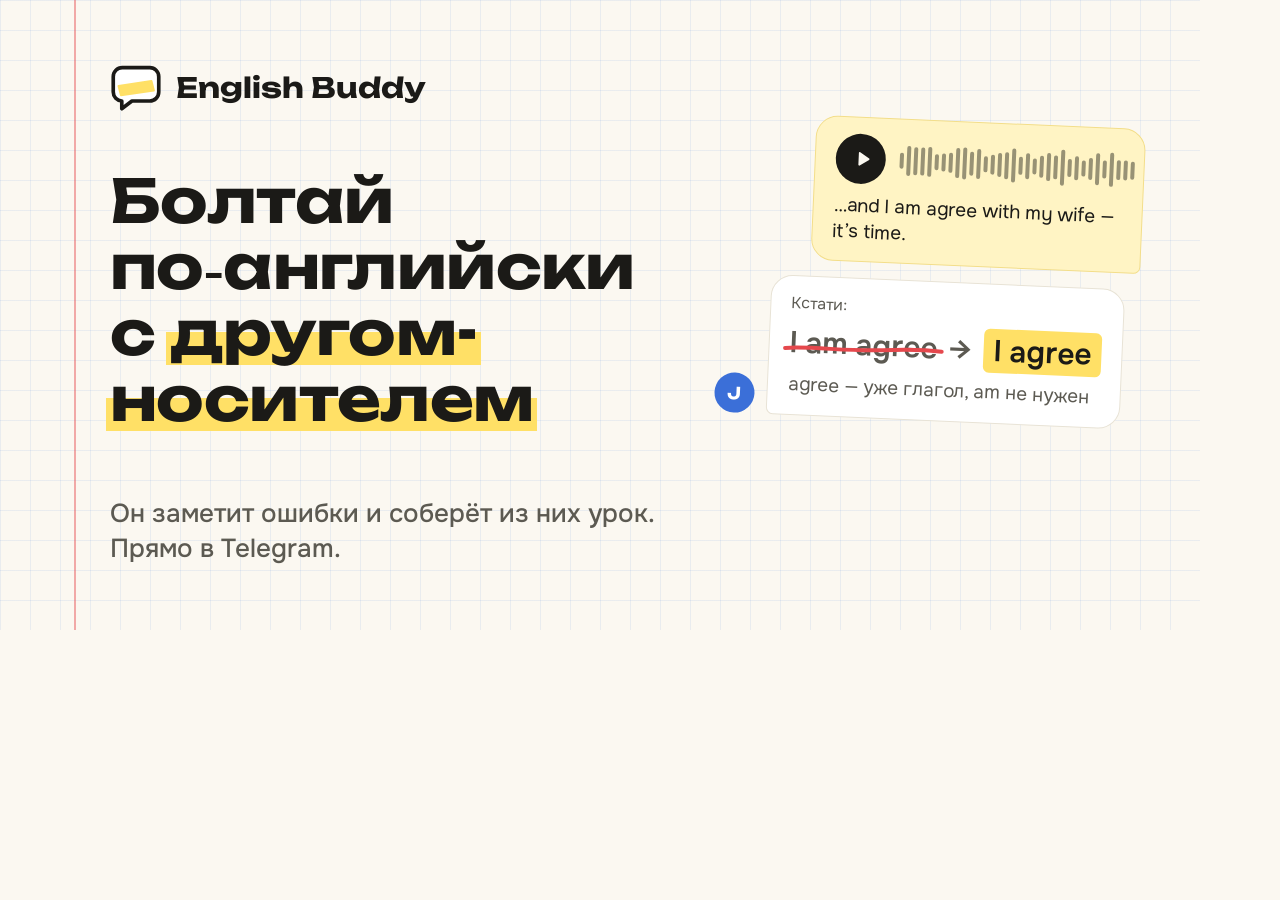
<file: landing/promo/og.html>
<!doctype html>
<!-- Шаблон для OG-картинки (1200×630) и apple-touch-icon (180×180).
     Рендер: node render-og.js  →  ../assets/og.png, ../assets/apple-touch-icon.png -->
<html lang="ru">
<head>
<meta charset="utf-8">
<link href="https://fonts.googleapis.com/css2?family=Onest:wght@400;500;600&family=Unbounded:wght@600;700&display=swap" rel="stylesheet">
<style>
  :root { --paper:#FBF8F1; --card:#FFFFFF; --ink:#1B1A17; --ink-2:#5C5A52; --line:#E8E3D6; --marker:#FFE066; --pen:#E5484D; --fix:#1E8E5A; --sky:#3B6FD8; --out:#FFF4C4; }
  * { box-sizing: border-box; margin: 0; }
  body { background: var(--paper); font-family: Onest, sans-serif; color: var(--ink); }
  .og { position: relative; width: 1200px; height: 630px; overflow: hidden; background: var(--paper);
    background-image: linear-gradient(rgba(59,111,216,.09) 1px, transparent 1px), linear-gradient(90deg, rgba(59,111,216,.09) 1px, transparent 1px);
    background-size: 30px 30px; }
  .og::before { content: ""; position: absolute; top: 0; bottom: 0; left: 74px; width: 2px; background: rgba(229,72,77,.45); }
  .logo { position: absolute; left: 110px; top: 62px; display: flex; align-items: center; gap: 14px; font: 700 28px/1 Unbounded; }
  .logo svg { width: 52px; height: 52px; }
  h1 { position: absolute; left: 110px; top: 168px; width: 640px; font: 700 60px/1.1 Unbounded; letter-spacing: -.01em; }
  .hl { background: linear-gradient(var(--marker), var(--marker)) no-repeat 0 88% / 100% .55em; padding: 0 .06em; margin: 0 -.06em; -webkit-box-decoration-break: clone; box-decoration-break: clone; }
  .sub { position: absolute; left: 110px; bottom: 64px; font: 500 26px/1.35 Onest; color: var(--ink-2); width: 600px; }
  .chat { position: absolute; right: 60px; top: 120px; width: 420px; display: flex; flex-direction: column; gap: 16px; transform: rotate(2.5deg); }
  .b { background: var(--card); border: 1.5px solid var(--line); border-radius: 22px; padding: 16px 20px; font-size: 22px; line-height: 1.35; }
  .b.out { align-self: flex-end; background: var(--out); border-color: #F3DE8A; border-bottom-right-radius: 7px; width: 330px; }
  .b.in { align-self: flex-start; border-bottom-left-radius: 7px; }
  .voice { display: flex; align-items: center; gap: 14px; }
  .play { width: 50px; height: 50px; border-radius: 50%; background: var(--ink); display: grid; place-items: center; flex: none; }
  .play svg { width: 20px; height: 20px; fill: var(--paper); margin-left: 3px; }
  .wave { display: flex; gap: 3px; align-items: center; height: 36px; flex: 1; }
  .wave i { width: 4px; border-radius: 2px; background: rgba(27,26,23,.45); }
  .tx { font-size: 19px; color: var(--ink); margin-top: 10px; }
  .fix { font-size: 30px; font-weight: 600; display: flex; align-items: center; gap: 12px; white-space: nowrap; }
  .s { position: relative; color: var(--ink-2); }
  .s svg { position: absolute; left: -4%; top: 32%; width: 108%; height: 50%; overflow: visible; }
  .s path { fill: none; stroke: var(--pen); stroke-width: 4; stroke-linecap: round; }
  .m { background: var(--marker); padding: 2px 10px; border-radius: 6px; }
  .why { font-size: 19px; color: var(--ink-2); margin-top: 8px; }
  .lbl { font-size: 16px; color: var(--ink-2); margin-bottom: 6px; }
  .ava { width: 40px; height: 40px; border-radius: 50%; background: var(--sky); color: #fff; display: grid; place-items: center; font: 700 17px/1 Unbounded; }
  .row { display: flex; gap: 12px; align-items: flex-end; }

  .icon { width: 180px; height: 180px; background: var(--marker); display: grid; place-items: center; }
  .icon svg { width: 128px; height: 128px; }
  [hidden] { display: none !important; }
</style>
</head>
<body>
<div class="og" id="og">
  <div class="logo">
    <svg viewBox="0 0 64 64"><path d="M15 7h34a11 11 0 0 1 11 11v19a11 11 0 0 1-11 11H27l-12.5 9.5V48A11 11 0 0 1 4 37V18A11 11 0 0 1 15 7Z" fill="#fff"/><path d="M10.5 29.5 51 23.5 54 35 13.5 41Z" fill="#FFE066" stroke="#FFE066" stroke-width="2.5" stroke-linejoin="round"/><path d="M15 7h34a11 11 0 0 1 11 11v19a11 11 0 0 1-11 11H27l-12.5 9.5V48A11 11 0 0 1 4 37V18A11 11 0 0 1 15 7Z" fill="none" stroke="#1B1A17" stroke-width="4.5" stroke-linejoin="round"/></svg>
    English Buddy
  </div>
  <h1>Болтай по‑английски с&nbsp;<span class="hl">другом-носителем</span></h1>
  <p class="sub">Он заметит ошибки и соберёт из них урок. Прямо в Telegram.</p>

  <div class="chat">
    <div class="b out">
      <div class="voice"><span class="play"><svg viewBox="0 0 24 24"><path d="M7 4.8v14.4c0 .8.9 1.3 1.6.8l11-7.2c.6-.4.6-1.2 0-1.6l-11-7.2C7.9 3.5 7 4 7 4.8Z"/></svg></span><div class="wave" id="wave"></div></div>
      <p class="tx">…and I am agree with my wife — it’s time.</p>
    </div>
    <div class="row">
      <span class="ava">J</span>
      <div class="b in">
        <p class="lbl">Кстати:</p>
        <p class="fix"><span class="s">I am agree<svg viewBox="0 0 100 20" preserveAspectRatio="none"><path d="M1 13C18 10 40 14 62 11S92 9 99 10" vector-effect="non-scaling-stroke"/></svg></span><span style="color:var(--ink-2)">→</span><span class="m">I agree</span></p>
        <p class="why">agree — уже глагол, am не нужен</p>
      </div>
    </div>
  </div>
</div>

<div class="icon" id="icon" hidden>
  <svg viewBox="0 0 64 64"><path d="M15 7h34a11 11 0 0 1 11 11v19a11 11 0 0 1-11 11H27l-12.5 9.5V48A11 11 0 0 1 4 37V18A11 11 0 0 1 15 7Z" fill="#fff"/><path d="M10.5 29.5 51 23.5 54 35 13.5 41Z" fill="#FFE066" stroke="#FFE066" stroke-width="2.5" stroke-linejoin="round"/><path d="M15 7h34a11 11 0 0 1 11 11v19a11 11 0 0 1-11 11H27l-12.5 9.5V48A11 11 0 0 1 4 37V18A11 11 0 0 1 15 7Z" fill="none" stroke="#1B1A17" stroke-width="4.5" stroke-linejoin="round"/></svg>
</div>
<script>
  let h = ''; for (let i = 0; i < 34; i++) { const v = Math.abs(Math.sin(i * 1.31 + 3) * Math.cos(i * .47 + 5.1)); h += `<i style="height:${Math.round(20 + 80 * (0.3 + 0.7 * v))}%"></i>`; }
  document.getElementById('wave').innerHTML = h;
  if (location.hash === '#icon') { document.getElementById('og').hidden = true; document.getElementById('icon').hidden = false; }
</script>
</body>
</html>
</file>
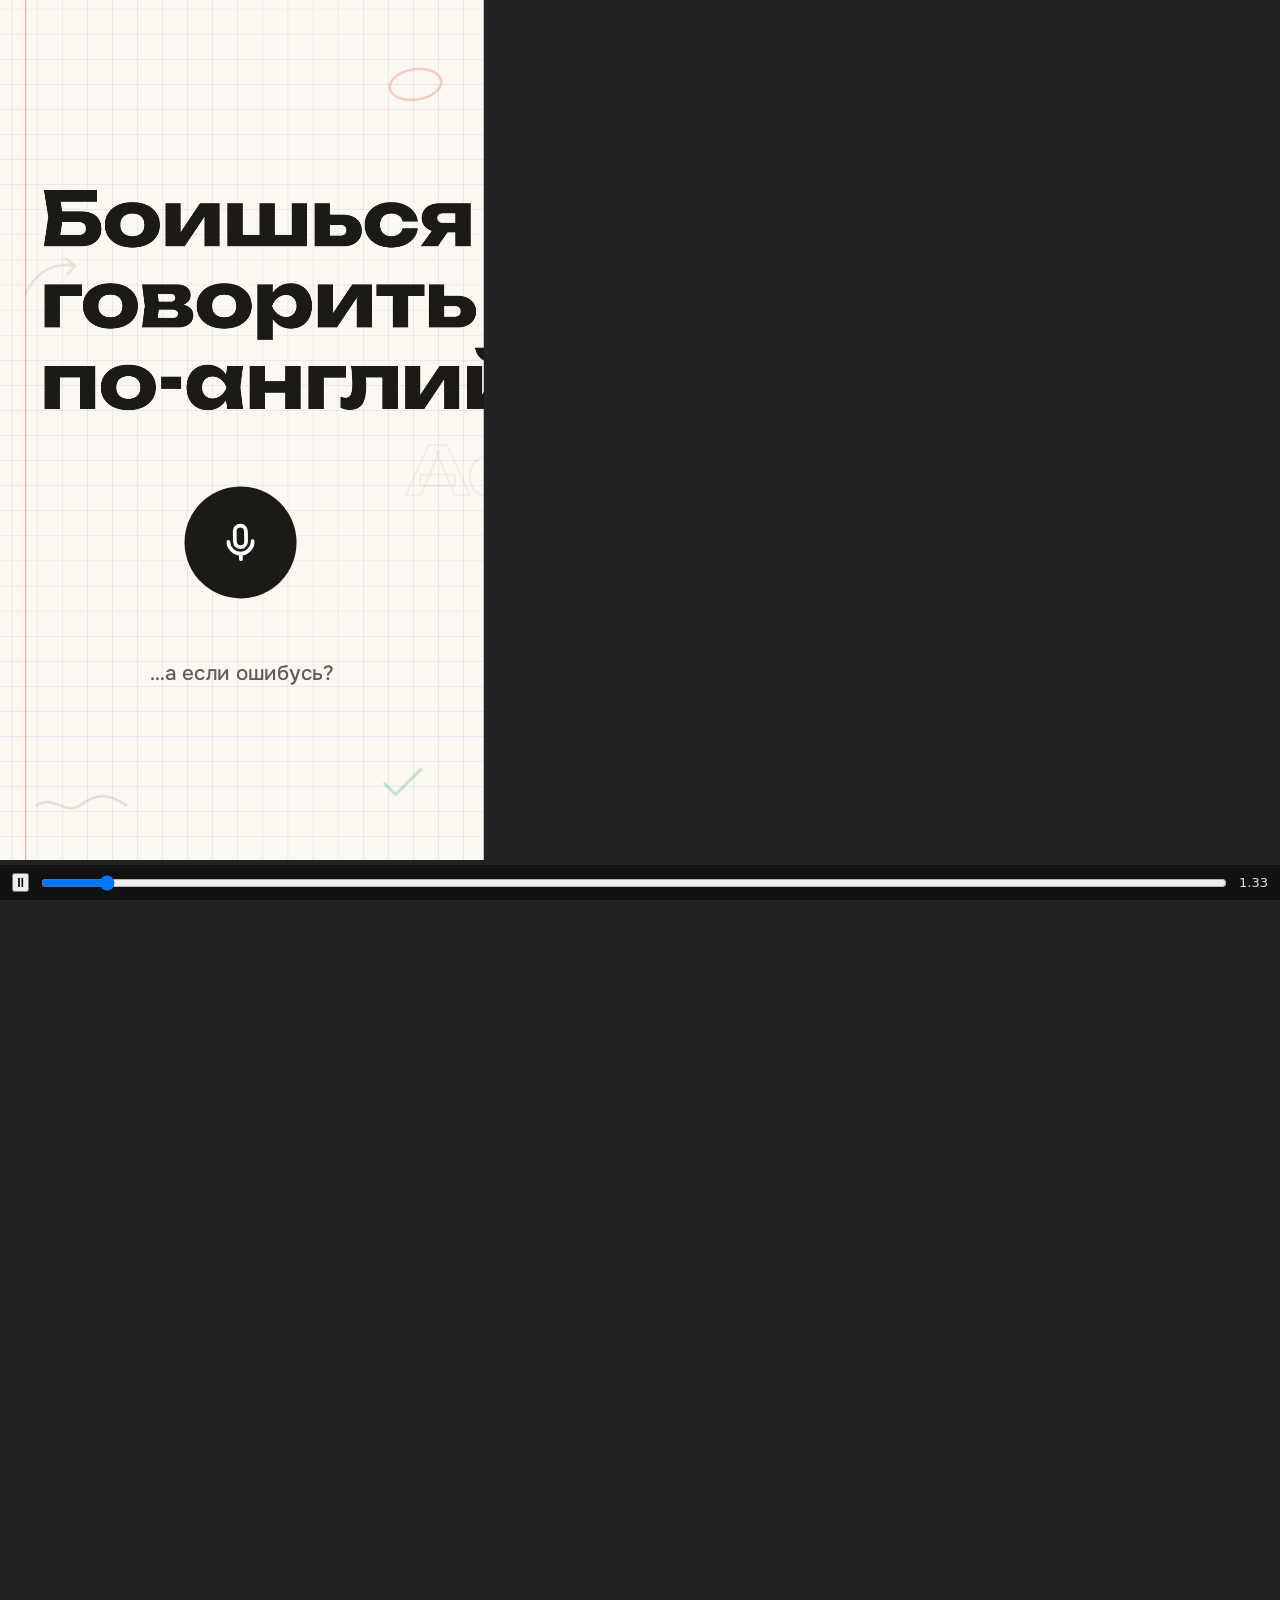
<file: landing/promo/promo.html>
<!doctype html>
<!--
  English Buddy — промо-ролик (HTML-анимация с детерминированным таймлайном).
  Всё состояние кадра — чистая функция времени: window.renderAt(t). Захват кадров — capture.js.

  Параметры адресной строки:
    ?format=vertical | square   1080×1920 (по умолчанию) или 1080×1080
    &bot=YOUR_BOT               юзернейм бота для финальной плашки t.me/…
    &t=10.5                     заморозить кадр на секунде 10.5 (для проверки)
  Без &t ролик просто проигрывается по кругу (пробел — пауза, ←/→ — перемотка).

  РАСКАДРОВКА (27 с, 30 fps, без звука — всё держат крупные титры)
  Нить: кнопка микрофона — герой. Страх → нажал → сказал с ошибкой → друг ответил голосом →
  ошибку зачеркнула красная ручка, правильное — на маркере → эта правка улетает в урок → ещё фичи → CTA.

  1. Хук 0–3.4. Варианты: (а) набранное и стёртое сообщение; (б) огромный заголовок + дрожащий микрофон,
     ручка зачёркивает «Боишься» ✔; (в) плоская волна молчания; (г) пустой чат с мигающим курсором.
     Выбрано (б): сразу вводит оба мотива бренда и героя-микрофон. Ручка зачёркивает страх — микрофон
     успокаивается и «падает» в поле ввода чата (передача объекта, а не склейка).
  2. Чат 3.4–9.2. Варианты: (а) телефон в руке; (б) парящее окно Telegram в 2.5D с дрейфом камеры ✔;
     (в) сплит-скрин «ты/Jake»; (г) только пузыри без интерфейса. Выбрано (б): узнаваемо и читаемо.
     Запись голосового (таймер и волна в поле ввода) → пузырь с расшифровкой → Jake записывает → отвечает голосом.
  3. Правка 9.2–12.4. Варианты: (а) правка поверх расшифровки; (б) отдельное сообщение Jake «Кстати:» +
     наезд камеры и глубина резкости ✔; (в) лупа над словом; (г) сплит до/после. Выбрано (б): так работает
     продукт, и крупный план даёт прочитать зачёркивание и маркер.
  4. Урок 12.4–17.4. Варианты: (а) склейка на экран Mini App; (б) чип «I agree» перелетает в слот урока,
     чат уходит в глубину, карточка урока выезжает с поворотом ✔; (в) страницы тетради листаются; (г) чек-лист.
     Выбрано (б): причинная связь «твоя фраза → твой урок» видна без слов.
  5. Фичи 17.4–22.0. Варианты: (а) сетка из шести карточек; (б) два быстрых свайпа с размытием ✔;
     (в) колесо фич; (г) список. Выбрано (б): две фичи успеваешь прочитать, ритм не проседает.
  6. Финал 22.0–27.0. Варианты: (а) логотип рисуется ручкой + маркер ✔; (б) QR-код; (в) чат с /start;
     (г) просто текст. Выбрано (а) + плашка t.me/… на маркере; держим 3+ с для чтения.
-->
<html lang="ru">
<head>
<meta charset="utf-8">
<meta name="viewport" content="width=device-width, initial-scale=1">
<title>English Buddy — промо</title>
<link href="https://fonts.googleapis.com/css2?family=Onest:wght@400;500;600;700&family=Unbounded:wght@600;700&display=swap" rel="stylesheet">
<style>
:root {
  --paper: #FBF8F1; --paper2: #F4EFE3; --card: #FFFFFF; --ink: #1B1A17; --ink2: #5C5A52; --line: #E8E3D6;
  --marker: #FFE066; --pen: #E5484D; --fix: #1E8E5A; --sky: #3B6FD8; --plum: #8E4EC6; --out: #FFF4C4; --outline: #EFD98A;
}
* { box-sizing: border-box; margin: 0; padding: 0; }
html, body { background: #222; }
body.capture { background: var(--paper); }
#stage { position: relative; overflow: hidden; background: var(--paper); perspective: 2600px; font-family: Onest, sans-serif; color: var(--ink); }
body:not(.capture) #stage { transform-origin: 0 0; }
.layer { position: absolute; inset: 0; }
#bgFar, #bgMid { position: absolute; left: -60%; top: -40%; width: 220%; height: 180%; transform-origin: 50% 50%; will-change: transform; }
#bgFar {
  background-image: linear-gradient(rgba(59, 111, 216, .10) 2px, transparent 2px), linear-gradient(90deg, rgba(59, 111, 216, .10) 2px, transparent 2px);
  background-size: 56px 56px;
}
#bgFar .margin { position: absolute; top: 0; bottom: 0; width: 3px; background: rgba(229, 72, 77, .42); }
.doodle { position: absolute; overflow: visible; }
.doodle path, .doodle circle, .doodle ellipse { fill: none; stroke-linecap: round; stroke-linejoin: round; }

#world { position: absolute; left: 0; top: 0; width: 1080px; height: 1920px; transform-origin: 0 0; transform-style: preserve-3d; }
#world > .obj { position: absolute; transform-origin: 50% 50%; backface-visibility: hidden; }

/* ---------- Telegram-подобный чат ---------- */
#chat { left: 70px; top: 600px; width: 940px; height: 1040px; background: var(--card); border: 2px solid var(--line); border-radius: 46px; overflow: hidden; }
#chat .head { position: absolute; left: 0; right: 0; top: 0; height: 132px; display: flex; align-items: center; gap: 22px; padding: 0 34px; border-bottom: 2px solid var(--line); background: var(--card); z-index: 2; }
.ava { border-radius: 50%; display: grid; place-items: center; color: #fff; font-family: Unbounded; font-weight: 700; flex: none; }
.ava.j { background: var(--sky); } .ava.e { background: var(--plum); }
#chat .head .ava { width: 84px; height: 84px; font-size: 36px; }
#chat .name { font-weight: 600; font-size: 42px; line-height: 1.1; }
#chat .status { position: relative; height: 38px; font-size: 30px; color: var(--ink2); }
#chat .status span { position: absolute; left: 0; top: 0; white-space: nowrap; }
#chat .status .blue { color: var(--sky); }
#chat .head .dots { margin-left: auto; display: flex; flex-direction: column; gap: 7px; }
#chat .head .dots i { width: 8px; height: 8px; border-radius: 50%; background: var(--ink2); }
#chat .body { position: absolute; left: 0; right: 0; top: 132px; bottom: 128px; background: var(--paper2); overflow: hidden;
  background-image: radial-gradient(rgba(27, 26, 23, .07) 2.4px, transparent 2.8px); background-size: 34px 34px; }
#chat .input { position: absolute; left: 0; right: 0; bottom: 0; height: 128px; display: flex; align-items: center; gap: 24px; padding: 0 22px 0 34px; border-top: 2px solid var(--line); background: var(--card); z-index: 2; }
#chat .input .ph { font-size: 38px; color: var(--ink2); flex: 1; position: relative; height: 50px; }
#chat .input .ph > * { position: absolute; left: 0; top: 0; white-space: nowrap; }
#chat .rec { display: flex; align-items: center; gap: 18px; }
#chat .rec .dot { width: 22px; height: 22px; border-radius: 50%; background: var(--pen); }
#chat .rec .tm { font-variant-numeric: tabular-nums; color: var(--ink); font-weight: 500; }
#chat .rec .cancel { color: var(--ink2); margin-left: 20px; }
#chat .mic { position: relative; width: 96px; height: 96px; border-radius: 50%; background: var(--sky); display: grid; place-items: center; flex: none; }
#chat .mic .ring { position: absolute; inset: 0; border-radius: 50%; background: rgba(59, 111, 216, .18); }
#chat .mic svg, #bigmic svg { position: relative; width: 46%; height: 46%; fill: none; stroke: #fff; stroke-width: 2; stroke-linecap: round; }
.clip { width: 50px; height: 50px; fill: none; stroke: var(--ink2); stroke-width: 1.9; stroke-linecap: round; stroke-linejoin: round; }

.msg { position: absolute; max-width: 740px; padding: 22px 30px 14px; border-radius: 34px; font-size: 38px; line-height: 1.38; background: var(--card); border: 2px solid var(--line); transform-origin: 0 100%; }
.msg.in { left: 28px; border-bottom-left-radius: 10px; }
.msg.out { right: 28px; background: var(--out); border-color: var(--outline); border-bottom-right-radius: 10px; transform-origin: 100% 100%; }
.msg time { display: block; text-align: right; font-size: 26px; color: var(--ink2); margin-top: 4px; font-variant-numeric: tabular-nums; }
.msg time b { color: var(--fix); font-weight: 500; letter-spacing: -6px; margin-left: 8px; }
.voice { display: flex; align-items: center; gap: 22px; width: 560px; }
.play { width: 84px; height: 84px; border-radius: 50%; display: grid; place-items: center; flex: none; background: var(--sky); }
.msg.out .play { background: var(--ink); }
.play svg { width: 34px; height: 34px; fill: #fff; margin-left: 5px; }
.wavebox { flex: 1; }
.wave { position: relative; height: 58px; }
.wave .bars { position: absolute; inset: 0; display: flex; align-items: center; gap: 5px; }
.wave .bars i { flex: 1; border-radius: 4px; background: rgba(27, 26, 23, .24); }
.msg.out .wave .bars i { background: rgba(27, 26, 23, .42); }
.wave .bars.on i { background: var(--sky); }
.vdur { font-size: 27px; color: var(--ink2); margin-top: 4px; font-variant-numeric: tabular-nums; }
.tx { margin-top: 14px; font-size: 36px; line-height: 1.4; }
.tx .wd { display: inline; }
.noticed { position: relative; display: inline-block; }
.noticed svg { position: absolute; left: 0; bottom: -10px; width: 100%; height: 16px; overflow: visible; }
.noticed path { fill: none; stroke: var(--pen); stroke-width: 3.5; stroke-linecap: round; }
.fixlbl { font-size: 32px; color: var(--ink2); }
.fixrow { display: flex; align-items: center; gap: 18px; font-size: 48px; font-weight: 600; margin: 8px 0 6px; white-space: nowrap; }
.fixrow .arr { color: var(--ink2); font-weight: 400; }
.rule { font-size: 32px; color: var(--ink2); line-height: 1.35; }
.rule b { color: var(--ink); font-weight: 600; }

/* зачёркивание ручкой и маркер */
.struck { position: relative; display: inline-block; color: var(--ink2); }
.struck svg { position: absolute; left: -3%; top: 30%; width: 104%; height: 46%; overflow: visible; }
.struck path { fill: none; stroke: var(--pen); stroke-linecap: round; }
.mkw { position: relative; display: inline-block; z-index: 0; }
.mkw .mk { position: absolute; z-index: -1; left: -.12em; right: -.12em; top: .1em; bottom: .02em; }
.mkw .mk svg { width: 100%; height: 100%; display: block; }
.mkw .mk path { fill: var(--marker); }
.chipfix { position: relative; display: inline-block; z-index: 0; padding: 0 .22em; }
.chipfix .mk { position: absolute; z-index: -1; inset: -.02em 0; }
.chipfix .mk svg { width: 100%; height: 100%; display: block; }
.chipfix .mk path { fill: var(--marker); }

/* ---------- Карточки ---------- */
.card { background: var(--card); border: 2px solid var(--line); border-radius: 40px; }
#lesson { left: 90px; top: 590px; width: 900px; padding: 44px 50px 46px; }
.lk { font-size: 26px; font-weight: 600; color: var(--ink2); letter-spacing: .06em; text-transform: uppercase; display: flex; justify-content: space-between; align-items: center; }
.pill { font-size: 25px; letter-spacing: 0; text-transform: none; font-weight: 600; padding: 8px 18px; border-radius: 999px; background: rgba(229, 72, 77, .12); color: var(--pen); }
.ltitle { font-family: Unbounded; font-weight: 700; font-size: 50px; line-height: 1.15; margin-top: 12px; }
.phr { display: flex; align-items: center; justify-content: space-between; gap: 20px; padding: 18px 0; border-top: 2px solid var(--line); }
.phr:first-of-type { margin-top: 18px; }
.phr .en { font-weight: 600; font-size: 36px; line-height: 1.25; }
.phr .ru { color: var(--ink2); font-size: 29px; margin-top: 2px; }
.phr .say { width: 64px; height: 64px; border-radius: 50%; border: 2px solid var(--line); display: grid; place-items: center; flex: none; }
.phr .say svg { width: 24px; height: 24px; fill: var(--sky); margin-left: 4px; }
.sep { height: 0; border-top: 3px dashed var(--line); margin: 26px 0 22px; }
.err { padding: 18px 0 16px; border-top: 2px solid var(--line); }
.err:first-of-type { margin-top: 16px; }
.err .row { display: flex; align-items: center; gap: 18px; font-size: 42px; font-weight: 600; white-space: nowrap; }
.err .row .arr { color: var(--ink2); font-weight: 400; }
.err .rule { font-size: 29px; margin-top: 8px; }
.lbtn { margin-top: 26px; height: 100px; border-radius: 26px; background: var(--ink); color: var(--paper); display: grid; place-items: center; font-weight: 600; font-size: 34px; }

#pod, #boost { left: 90px; top: 720px; width: 900px; padding: 46px 50px 50px; }
.ftop { display: flex; align-items: center; gap: 22px; }
.tagnew { font-weight: 600; font-size: 28px; background: var(--marker); padding: 8px 14px 10px; border-radius: 10px; transform: rotate(-3deg); }
.duo { display: flex; }
.duo .ava { width: 104px; height: 104px; font-size: 44px; border: 6px solid var(--card); }
.duo .ava + .ava { margin-left: -30px; }
.ftitle { font-family: Unbounded; font-weight: 700; font-size: 46px; line-height: 1.15; }
.fsub { color: var(--ink2); font-size: 32px; line-height: 1.35; margin-top: 26px; }
.pwave { margin-top: 36px; display: flex; align-items: center; gap: 24px; }
.pwave .play { width: 100px; height: 100px; background: var(--ink); }
.pwave .wave { flex: 1; height: 130px; }
.pwave .bars i { border-radius: 5px; }
.pwave .bars.on i { background: var(--ink); }
.ptime { display: flex; justify-content: space-between; color: var(--ink2); font-size: 27px; margin-top: 10px; padding-left: 124px; font-variant-numeric: tabular-nums; }
.psub { margin-top: 30px; background: var(--paper2); border-radius: 26px; padding: 26px 30px; font-size: 36px; line-height: 1.35; height: 162px; position: relative; overflow: hidden; }
.psub p { position: absolute; left: 30px; right: 30px; top: 26px; }
.psub b { font-weight: 600; }
.psub .e { color: var(--plum); } .psub .j { color: var(--sky); }
.bk { color: var(--ink2); font-size: 30px; margin-top: 30px; }
.bsent { font-size: 50px; font-weight: 600; line-height: 1.3; margin-top: 16px; }
.bsent2 { font-size: 50px; font-weight: 600; line-height: 1.3; margin-top: 18px; display: flex; gap: 18px; align-items: baseline; }
.bsent2 .arr { color: var(--ink2); font-weight: 400; }
.chips { display: flex; gap: 16px; margin-top: 36px; flex-wrap: wrap; }
.chip { font-size: 34px; font-weight: 500; padding: 14px 26px; border-radius: 999px; background: var(--paper2); }
.chip.mk { background: var(--marker); }

/* ---------- Экранные слои ---------- */
#capfade { position: absolute; left: 0; right: 0; top: 0; pointer-events: none; }
.cap { position: absolute; font-family: Unbounded; font-weight: 700; letter-spacing: -.012em; color: var(--ink); }
.cap .ln { display: block; overflow: hidden; padding: .04em .2em .2em; margin: -.04em -.2em -.2em; white-space: nowrap; }
.cap .w { display: inline-block; position: relative; will-change: transform; }
.cap .sp { display: inline-block; width: .3em; }
#hookwhy { position: absolute; font-size: 46px; font-weight: 500; color: var(--ink2); white-space: nowrap; }
#bigmic { position: absolute; border-radius: 50%; background: var(--ink); display: grid; place-items: center; }
#bigmic .ring { position: absolute; inset: 0; border-radius: 50%; border: 4px solid var(--ink); }
#bigmic svg { width: 40%; height: 40%; }
#flychip { position: absolute; left: 0; top: 0; font-weight: 600; white-space: nowrap; transform-origin: 50% 50%; }

#end { position: absolute; left: 0; top: 0; width: 1080px; text-align: center; }
#end .logo { display: flex; align-items: center; justify-content: center; gap: 30px; }
#end .logo svg.mark { width: 150px; height: 150px; overflow: visible; }
#end .word { font-family: Unbounded; font-weight: 700; font-size: 70px; letter-spacing: -.01em; white-space: nowrap; }
#end .word span { display: inline-block; }
#end .head2 { font-family: Unbounded; font-weight: 700; line-height: 1.12; margin-top: 90px; }
#end .head2 .ln { display: block; overflow: hidden; padding: .04em .2em .2em; margin: -.04em -.2em -.2em; white-space: nowrap; }
#end .head2 .w { display: inline-block; position: relative; }
#end .cta { display: inline-flex; align-items: center; gap: 26px; margin-top: 70px; height: 140px; padding: 0 56px; border-radius: 40px; background: var(--marker); font-weight: 600; font-size: 54px; }
#end .cta svg { width: 56px; height: 56px; fill: none; stroke: var(--ink); stroke-width: 1.9; stroke-linecap: round; stroke-linejoin: round; }
#end .small { color: var(--ink2); font-size: 38px; margin-top: 44px; font-weight: 500; }

/* превью-панель (не попадает в кадр) */
#bar { position: fixed; left: 0; right: 0; bottom: 0; display: flex; gap: 12px; align-items: center; padding: 8px 12px; background: #111; color: #ddd; font: 13px/1 system-ui; }
#bar input { flex: 1; }
body.capture #bar { display: none; }
</style>
</head>
<body>
<div id="stage">
  <div class="layer" id="bgl">
    <div id="bgFar"><div class="margin" id="marginLine"></div></div>
    <div id="bgMid"></div>
  </div>

  <div id="world">
    <!-- Чат -->
    <div class="obj" id="chat">
      <div class="head">
        <svg viewBox="0 0 24 24" style="width:44px;height:44px;fill:none;stroke:var(--sky);stroke-width:2.2;stroke-linecap:round;stroke-linejoin:round"><path d="M15 5l-7 7 7 7"/></svg>
        <span class="ava j">J</span>
        <div>
          <div class="name">Jake</div>
          <div class="status"><span id="stOnline">в сети</span><span id="stRec" class="blue">записывает голосовое…</span><span id="stTyping" class="blue">печатает…</span></div>
        </div>
        <span class="dots"><i></i><i></i><i></i></span>
      </div>
      <div class="body" id="cbody">
        <div class="msg in" id="m1">So… did you finally buy that new laptop?<time>21:14</time></div>
        <div class="msg out" id="m2">
          <div class="voice"><span class="play"><svg viewBox="0 0 24 24"><path d="M7 4.8v14.4c0 .8.9 1.3 1.6.8l11-7.2c.6-.4.6-1.2 0-1.6l-11-7.2C7.9 3.5 7 4 7 4.8Z"/></svg></span>
            <div class="wavebox"><div class="wave" data-seed="3" data-n="34"></div><div class="vdur">0:06</div></div></div>
          <p class="tx" id="m2tx"></p>
          <time>21:15<b>✓✓</b></time>
        </div>
        <div class="msg in" id="m3">
          <div class="voice"><span class="play"><svg viewBox="0 0 24 24"><path d="M7 4.8v14.4c0 .8.9 1.3 1.6.8l11-7.2c.6-.4.6-1.2 0-1.6l-11-7.2C7.9 3.5 7 4 7 4.8Z"/></svg></span>
            <div class="wavebox"><div class="wave" data-seed="7" data-n="34" id="m3wave"></div><div class="vdur" id="m3dur">0:04</div></div></div>
          <p class="tx">Ha! If your wife agrees, it’s definitely time. Work or gaming?</p>
          <time>21:15</time>
        </div>
        <div class="msg in" id="m4">
          <p class="fixlbl">Кстати:</p>
          <p class="fixrow"><span class="struck" id="m4s">I am agree<svg viewBox="0 0 100 20" preserveAspectRatio="none"><path stroke-width="5" vector-effect="non-scaling-stroke" d="M1 13C18 9 40 14 62 10S92 8 99 9"/></svg></span><span class="arr">→</span><span class="chipfix" id="m4fix"><span class="mk"><svg viewBox="0 0 200 40" preserveAspectRatio="none"><path d="M4 7C38 3 92 6 140 3c22-1 40 0 56 2l1 30c-30 3-70 1-110 3-28 1-56 2-84-1z"/></svg></span>I agree</span></p>
          <p class="rule" id="m4rule"><b>agree</b> — уже глагол, am не нужен</p>
          <time>21:16</time>
        </div>
      </div>
      <div class="input">
        <svg class="clip" viewBox="0 0 24 24"><path d="m20 11.5-8 8a5 5 0 0 1-7-7l8.5-8.5a3.3 3.3 0 0 1 4.7 4.7L9.7 17.2a1.7 1.7 0 0 1-2.4-2.4L15 7"/></svg>
        <div class="ph">
          <span id="phText">Сообщение</span>
          <span class="rec" id="recRow"><i class="dot" id="recDot"></i><span class="tm" id="recTm">0:00</span><span class="cancel">‹ Влево — отмена</span></span>
        </div>
        <span class="mic" id="cmic"><span class="ring" id="cring"></span><svg viewBox="0 0 24 24"><rect x="9" y="3" width="6" height="11.5" rx="3"/><path d="M5.5 11.5a6.5 6.5 0 0 0 13 0M12 18v3"/></svg></span>
      </div>
    </div>

    <!-- Урок -->
    <div class="obj card" id="lesson">
      <div class="lk"><span>Урок · из разговора 23 окт</span><span class="pill">2 ошибки</span></div>
      <div class="ltitle" id="lt1">Тема: компьютеры</div>
      <div class="phr" data-i="0"><div><div class="en">My laptop keeps freezing.</div><div class="ru">Ноутбук постоянно зависает.</div></div><span class="say"><svg viewBox="0 0 24 24"><path d="M7 4.8v14.4c0 .8.9 1.3 1.6.8l11-7.2c.6-.4.6-1.2 0-1.6l-11-7.2C7.9 3.5 7 4 7 4.8Z"/></svg></span></div>
      <div class="phr" data-i="1"><div><div class="en">It’s worth the money.</div><div class="ru">Он того стоит.</div></div><span class="say"><svg viewBox="0 0 24 24"><path d="M7 4.8v14.4c0 .8.9 1.3 1.6.8l11-7.2c.6-.4.6-1.2 0-1.6l-11-7.2C7.9 3.5 7 4 7 4.8Z"/></svg></span></div>
      <div class="phr" data-i="2"><div><div class="en">I need to back up my files.</div><div class="ru">Надо сделать копию файлов.</div></div><span class="say"><svg viewBox="0 0 24 24"><path d="M7 4.8v14.4c0 .8.9 1.3 1.6.8l11-7.2c.6-.4.6-1.2 0-1.6l-11-7.2C7.9 3.5 7 4 7 4.8Z"/></svg></span></div>
      <div class="sep"></div>
      <div class="ltitle" id="lt2" style="margin-top:0">Разбор ошибок</div>
      <div class="err" id="e1">
        <div class="row"><span class="struck" id="e1s">I am agree<svg viewBox="0 0 100 20" preserveAspectRatio="none"><path stroke-width="4.5" vector-effect="non-scaling-stroke" d="M1 12C18 9 40 13 62 10S92 8 99 9"/></svg></span><span class="arr">→</span><span class="chipfix" id="slot"><span class="mk"><svg viewBox="0 0 200 40" preserveAspectRatio="none"><path d="M4 7C38 3 92 6 140 3c22-1 40 0 56 2l1 30c-30 3-70 1-110 3-28 1-56 2-84-1z"/></svg></span>I agree</span></div>
        <p class="rule" id="e1r"><b>agree</b> — глагол: I agree, she agrees</p>
      </div>
      <div class="err" id="e2">
        <div class="row"><span class="struck" id="e2s">I buyed it<svg viewBox="0 0 100 20" preserveAspectRatio="none"><path stroke-width="4.5" vector-effect="non-scaling-stroke" d="M1 11C20 13 44 9 64 11S90 12 99 10"/></svg></span><span class="arr">→</span><span class="mkw" id="e2f"><span class="mk"><svg viewBox="0 0 200 40" preserveAspectRatio="none"><path d="M4 7C38 3 92 6 140 3c22-1 40 0 56 2l1 30c-30 3-70 1-110 3-28 1-56 2-84-1z"/></svg></span>I bought it</span></div>
        <p class="rule" id="e2r"><b>buy</b> → bought → bought</p>
      </div>
      <div class="lbtn" id="lbtn">Потренировать · 6 заданий</div>
    </div>

    <!-- Подкаст -->
    <div class="obj card" id="pod">
      <div class="ftop"><div class="duo"><span class="ava j">J</span><span class="ava e">E</span></div><div class="ftitle">Подкаст<br>про тебя</div><span class="tagnew" style="margin-left:auto">новое</span></div>
      <p class="fsub">Jake и Emma обсуждают твою неделю: ноутбук, «I agree» и 9 новых слов</p>
      <div class="pwave"><span class="play"><svg viewBox="0 0 24 24"><path d="M7 4.8v14.4c0 .8.9 1.3 1.6.8l11-7.2c.6-.4.6-1.2 0-1.6l-11-7.2C7.9 3.5 7 4 7 4.8Z"/></svg></span><div class="wave" data-seed="11" data-n="46" id="pwave"></div></div>
      <div class="ptime"><span id="ptNow">0:44</span><span>2:04</span></div>
      <div class="psub">
        <p id="ps1"><b class="e">Emma:</b> So he finally agrees with his wife!</p>
        <p id="ps2"><b class="j">Jake:</b> And no more “I am agree”. Proud of him.</p>
      </div>
    </div>

    <!-- Прокачка слов -->
    <div class="obj card" id="boost">
      <div class="ftop"><div class="ftitle">Прокачка слов</div><span class="tagnew" style="margin-left:auto">новое</span></div>
      <p class="bk">Ты сказал <b style="color:var(--ink)">very good</b> 7 раз за неделю</p>
      <p class="bsent">The new laptop is <span class="struck" id="bs">very good<svg viewBox="0 0 100 20" preserveAspectRatio="none"><path stroke-width="5" vector-effect="non-scaling-stroke" d="M1 12C18 9 40 13 62 10S92 8 99 9"/></svg></span>.</p>
      <p class="bsent2" id="bs2"><span class="arr">→</span><span>The new laptop is <span class="mkw" id="bmk"><span class="mk"><svg viewBox="0 0 200 40" preserveAspectRatio="none"><path d="M4 7C38 3 92 6 140 3c22-1 40 0 56 2l1 30c-30 3-70 1-110 3-28 1-56 2-84-1z"/></svg></span>a beast</span>.</span></p>
      <div class="chips"><span class="chip" data-c="0">excellent</span><span class="chip" data-c="1">brilliant</span><span class="chip mk" data-c="2">a beast</span></div>
    </div>
  </div>

  <div id="capfade"></div>
  <div class="layer" id="caps"></div>
  <div id="hookwhy">…а если ошибусь?</div>
  <div id="bigmic"><span class="ring" id="bigring"></span><svg viewBox="0 0 24 24" style="fill:none;stroke:#fff;stroke-width:2;stroke-linecap:round"><rect x="9" y="3" width="6" height="11.5" rx="3"/><path d="M5.5 11.5a6.5 6.5 0 0 0 13 0M12 18v3"/></svg></div>
  <div id="flychip" class="chipfix"><span class="mk"><svg viewBox="0 0 200 40" preserveAspectRatio="none"><path d="M4 7C38 3 92 6 140 3c22-1 40 0 56 2l1 30c-30 3-70 1-110 3-28 1-56 2-84-1z" fill="#FFE066"/></svg></span>I agree</div>

  <div id="end">
    <div class="logo">
      <svg class="mark" viewBox="0 0 64 64">
        <path id="lgFill" d="M15 7h34a11 11 0 0 1 11 11v19a11 11 0 0 1-11 11H27l-12.5 9.5V48A11 11 0 0 1 4 37V18A11 11 0 0 1 15 7Z" fill="#fff"/>
        <path id="lgMark" d="M10.5 29.5 51 23.5 54 35 13.5 41Z" fill="#FFE066" stroke="#FFE066" stroke-width="2.5" stroke-linejoin="round"/>
        <path id="lgLine" pathLength="1" d="M15 7h34a11 11 0 0 1 11 11v19a11 11 0 0 1-11 11H27l-12.5 9.5V48A11 11 0 0 1 4 37V18A11 11 0 0 1 15 7Z" fill="none" stroke="#1B1A17" stroke-width="4.5" stroke-linejoin="round" stroke-linecap="round" stroke-dasharray="1"/>
      </svg>
      <div class="word" id="lgWord"></div>
    </div>
    <div class="head2" id="endHead"></div>
    <div class="cta" id="endCta"><svg viewBox="0 0 24 24"><path d="M20.5 3.5 3.9 10.1c-.8.3-.7 1.4.1 1.6l6.4 1.8 1.8 6.4c.2.8 1.3.9 1.6.1L20.5 3.5Z"/><path d="m10.4 13.5 4.3-4.3"/></svg><span id="endLink">t.me/YOUR_BOT</span></div>
    <p class="small" id="endSmall">Без анкет: нажми /start — и болтай</p>
  </div>
</div>
<div id="bar"><button id="pp">⏸</button><input id="scrub" type="range" min="0" max="27" step="0.01" value="0"><span id="tt">0.00</span></div>

<script>
/* ================= Параметры ================= */
const Q = new URLSearchParams(location.search);
const FORMAT = Q.get('format') === 'square' ? 'square' : 'vertical';
const BOT = (Q.get('bot') || 'YOUR_BOT').replace(/^@/, '').replace(/[^A-Za-z0-9_]/g, '');
const DUR = 27;
const W = 1080, H = FORMAT === 'square' ? 1080 : 1920;

// Раскладка по форматам. Мир (чат, карточки) нарисован в координатах 1080×1920;
// для квадрата он масштабируется вокруг точки (540, 1140).
const L = FORMAT === 'square' ? {
  S: 0.72, cx: 540, cy: 700, kCard: 0.9, kFeat: 1.1, featUp: 40,
  cap: { x: 72, y: 50, w: 936, size: 74, lh: 1.08 },
  capFadeH: 300,
  hook: { x: 72, y: 96, w: 936, size: 118, lh: 1.04, perLine: true },
  why: { y: 975 }, mic: { x: 540, y: 790, d: 190 },
  end: { y: 150, scale: .82 },
  doodles: 'square',
} : {
  S: 1, cx: 540, cy: 1150, kCard: 1.1, kFeat: 1.12, featUp: 70,
  cap: { x: 90, y: 214, w: 900, size: 104, lh: 1.1 },
  capFadeH: 640,
  hook: { x: 90, y: 400, w: 900, size: 168, lh: 1.04, perLine: true },
  why: { y: 1470 }, mic: { x: 540, y: 1215, d: 250 },
  end: { y: 520, scale: 1 },
  doodles: 'vertical',
};

/* ================= Утилиты ================= */
const $ = (s) => document.querySelector(s);
const clamp = (v, a = 0, b = 1) => Math.min(b, Math.max(a, v));
const lerp = (a, b, p) => a + (b - a) * p;
const prog = (t, a, b) => clamp((t - a) / (b - a));
const eOut = (p) => 1 - Math.pow(1 - p, 3);
const eIn = (p) => p * p * p;
const eInOut = (p) => (p < .5 ? 4 * p * p * p : 1 - Math.pow(-2 * p + 2, 3) / 2);
const eOutExpo = (p) => (p >= 1 ? 1 : 1 - Math.pow(2, -10 * p));
const eBack = (p, s = 1.7) => 1 + (s + 1) * Math.pow(p - 1, 3) + s * Math.pow(p - 1, 2);
// ключевые кадры: [[t, value], ...] с easing между ними
function keys(t, ks, ease = eInOut) {
  if (t <= ks[0][0]) return ks[0][1];
  for (let i = 1; i < ks.length; i++) {
    if (t <= ks[i][0]) {
      const p = ease((t - ks[i - 1][0]) / (ks[i][0] - ks[i - 1][0]));
      const a = ks[i - 1][1], b = ks[i][1];
      return Array.isArray(a) ? a.map((v, k) => lerp(v, b[k], p)) : lerp(a, b, p);
    }
  }
  return ks[ks.length - 1][1];
}
// «рисование» штриха ручкой: открываем SVG слева направо (надёжнее, чем dashoffset с non-scaling-stroke)
const reveal = (svg, p) => { const x = -8 + p * 116; svg.style.clipPath = `polygon(-8% -200%, ${x}% -200%, ${x}% 300%, -8% 300%)`; };
// размытие по скорости: быстрые пролёты не «двоятся» между подкадрами
const VH = 1 / 120;
const speedOf = (fn, t) => { const a = fn(t - VH), b = fn(t + VH); return Math.hypot(b.x - a.x, b.y - a.y, ((b.z || 0) - (a.z || 0)) * .5) / (2 * VH); };
const mblur = (v, k = 1) => { const b = Math.min(16, v * .0022 * k); return b > .4 ? `blur(${b.toFixed(1)}px)` : 'none'; };
const MARKER_PATH = 'M4 7C38 3 92 6 140 3c22-1 40 0 56 2l1 30c-30 3-70 1-110 3-28 1-56 2-84-1z';

/* ================= Сборка DOM ================= */
const stage = $('#stage');
stage.style.width = W + 'px'; stage.style.height = H + 'px';
$('#endLink').textContent = 't.me/' + BOT;

// волны голосовых — детерминированные
document.querySelectorAll('.wave').forEach((el) => {
  const seed = +el.dataset.seed, n = +el.dataset.n;
  let s = '';
  for (let i = 0; i < n; i++) {
    const v = Math.abs(Math.sin(i * 1.31 + seed) * Math.cos(i * .47 + seed * 1.7));
    const h = Math.round(16 + 84 * (0.32 + 0.68 * v) * (i < 2 || i > n - 3 ? .55 : 1));
    s += `<i style="height:${h}%"></i>`;
  }
  el.innerHTML = `<div class="bars">${s}</div><div class="bars on">${s}</div>`;
});

// живая волна в поле ввода при записи
const recWave = document.createElement('div');
recWave.style.cssText = 'position:absolute;left:150px;top:-4px;height:58px;display:flex;gap:6px;align-items:center';
for (let i = 0; i < 34; i++) { const b = document.createElement('i'); b.style.cssText = 'width:7px;border-radius:4px;background:var(--pen);opacity:.75;height:10%'; recWave.appendChild(b); }
$('#recRow').appendChild(recWave);
$('#recRow').querySelector('.cancel').remove();

// расшифровка голосового — по словам, с пометкой ошибки
const TX = ['Not', 'yet!', 'My', 'old', 'one', 'is', 'so', 'slow,', 'and', '§', 'with', 'my', 'wife', '—', 'it’s', 'time.'];
$('#m2tx').innerHTML = TX.map((w) => w === '§'
  ? `<span class="wd noticed" id="m2err">I am agree<svg viewBox="0 0 100 16" preserveAspectRatio="none"><path vector-effect="non-scaling-stroke" d="M1 8 Q 5 2 9 8 T 17 8 T 25 8 T 33 8 T 41 8 T 49 8 T 57 8 T 65 8 T 73 8 T 81 8 T 89 8 T 97 8"/></svg></span>`
  : `<span class="wd">${w}</span>`).join(' ');
const txWords = [...document.querySelectorAll('#m2tx .wd')];

// титры: строки из слов; [слово, {mark, strike}]
const caps = [];
function makeCap(lines, tin, tout, place) {
  const el = document.createElement('div');
  el.className = 'cap';
  const words = [];
  lines.forEach((line) => {
    const ln = document.createElement('span'); ln.className = 'ln';
    line.forEach((item, k) => {
      const [txt, o = {}] = Array.isArray(item) ? item : [item];
      if (k) { const sp = document.createElement('span'); sp.className = 'sp'; ln.appendChild(sp); }
      const w = document.createElement('span'); w.className = 'w';
      if (o.mark) w.innerHTML = `<span class="mkb" style="position:absolute;z-index:-1;left:-.1em;right:-.1em;top:.42em;bottom:-.02em"><svg viewBox="0 0 200 40" preserveAspectRatio="none" style="width:100%;height:100%;display:block"><path d="${MARKER_PATH}" fill="#FFE066"/></svg></span>`;
      w.appendChild(document.createTextNode(txt));
      if (o.strike) w.insertAdjacentHTML('beforeend', `<svg class="stk" viewBox="0 0 100 20" preserveAspectRatio="none" style="position:absolute;left:-4%;top:34%;width:108%;height:40%;overflow:visible"><path d="M1 13C18 8 40 15 62 10S90 7 99 8" fill="none" stroke="#E5484D" stroke-width="12" stroke-linecap="round" vector-effect="non-scaling-stroke"/></svg>`);
      w.style.zIndex = 0;
      ln.appendChild(w);
      words.push({ el: w, o, mk: w.querySelector('.mkb'), stk: w.querySelector('.stk path') });
    });
    el.appendChild(ln);
  });
  $('#caps').appendChild(el);
  const P = place === 'hook' ? L.hook : L.cap;
  el.style.left = P.x + 'px'; el.style.top = P.y + 'px'; el.style.lineHeight = P.lh;
  // подгонка размера: все строки одного кегля, самая длинная влезает в ширину
  el.style.fontSize = P.size + 'px';
  const widest = Math.max(...[...el.querySelectorAll('.ln')].map((l) => { l.style.display = 'inline-block'; const w = l.getBoundingClientRect().width; l.style.display = ''; return w; }));
  const fs = Math.min(P.size, P.size * (P.w + 0.4 * P.size) / widest);
  el.style.fontSize = fs.toFixed(1) + 'px';
  const cap = { el, words, tin, tout, place, fs };
  caps.push(cap);
  return cap;
}

/* ================= Титры и сцены ================= */
const T = {
  hookIn: 0.0, strike: [2.0, 2.35], hookMark: [2.4, 2.8], hookOut: 2.9,
  chatIn: [3.02, 3.6],
  m1: 3.7, rec: [4.1, 5.45], m2: 5.5, tx: [5.75, 6.75], stRec: [6.75, 7.35], m3: 7.35, m3play: [7.6, 9.1],
  noticed: [8.85, 9.25], stTyping: [9.2, 9.6], m4: 9.6, m4strike: [10.05, 10.45], m4mark: [10.5, 10.95], m4rule: 11.0,
  push: [9.35, 10.6], lift: [12.0, 12.3], fly: [12.3, 13.65],
  chatOut: [12.3, 13.3], lessonIn: [12.45, 13.45],
  lesson: { e1s: [13.25, 13.6], e1r: 13.9, ph: [12.95, 13.15, 13.35], e2: 14.4, e2s: [14.65, 15.0], e2f: [15.05, 15.45], btn: 15.6 },
  whip1: [17.35, 17.85], pod: { play: [17.8, 19.8], s2: 18.75 },
  whip2: [19.75, 20.25], boost: { s: [20.4, 20.75], b2: 20.8, mk: [20.95, 21.3], chips: [21.1, 21.22, 21.34] },
  boostOut: [22.2, 22.6],
  end: { line: [22.4, 23.1], mark: [22.95, 23.25], word: [23.1, 23.75], head: 23.6, cta: 24.3, small: 24.7 },
};

const C = {
  hook: makeCap([[['Боишься', { strike: true }]], [['говорить', { mark: true }]], ['по-английски?']], T.hookIn, T.hookOut, 'hook'),
  a: makeCap([['Болтай'], [['голосом', { mark: true }]]], 3.72, 6.85),
  b: makeCap([['Jake', 'ответит'], ['тоже', ['голосом', { mark: true }]]], 7.05, 8.95),
  c: makeCap([['Ошибся?'], [['Друг', { at: 10.3 }], ['поправит', { mark: true, at: 10.38 }]]], 9.2, 12.15),
  d: makeCap([['Урок', 'из', ['твоего', { mark: true }]], [['же', { mark: true }], 'разговора']], 12.75, 17.3),
  e: makeCap([['Подкаст'], [['про', { mark: true }], ['тебя', { mark: true }]]], 17.65, 19.7),
  f: makeCap([['Прокачка'], [['слов', { mark: true }]]], 20.05, 22.15),
};

// финальная плашка
const endWord = $('#lgWord');
'English Buddy'.split('').forEach((ch) => { const s = document.createElement('span'); s.textContent = ch === ' ' ? ' ' : ch; endWord.appendChild(s); });
const endHead = $('#endHead');
endHead.innerHTML = '';
const endWords = [];
[['Попробуй'], ['бесплатно'], ['в Telegram']].forEach((line, li) => {
  const ln = document.createElement('span'); ln.className = 'ln';
  line.forEach((w, k) => {
    if (k) ln.appendChild(Object.assign(document.createElement('span'), { className: 'sp', innerHTML: '&nbsp;' }));
    const s = document.createElement('span'); s.className = 'w';
    if (w === 'бесплатно') s.innerHTML = `<span class="mkb" style="position:absolute;z-index:-1;left:-.1em;right:-.1em;top:.42em;bottom:-.02em"><svg viewBox="0 0 200 40" preserveAspectRatio="none" style="width:100%;height:100%;display:block"><path d="${MARKER_PATH}" fill="#FFE066"/></svg></span>`;
    s.appendChild(document.createTextNode(w)); s.style.zIndex = 0;
    ln.appendChild(s); endWords.push({ el: s, mk: s.querySelector('.mkb') });
  });
  endHead.appendChild(ln);
});

// фоновые каракули (параллакс)
const DOODLES = L.doodles === 'vertical' ? [
  { x: 860, y: 140, s: 1.2, html: '<ellipse cx="60" cy="40" rx="58" ry="34" stroke="#E5484D" stroke-width="5" opacity=".28" transform="rotate(-8 60 40)"/>', w: 140, h: 90, f: .55 },
  { x: 70, y: 1760, s: 1, html: '<path d="M5 30 C 40 5, 70 55, 105 28 S 170 5, 205 30" stroke="#1B1A17" stroke-width="5" opacity=".12"/>', w: 210, h: 60, f: .5 },
  { x: 840, y: 1700, s: 1, html: '<path d="M10 40 L 34 64 L 90 8" stroke="#1E8E5A" stroke-width="7" opacity=".22"/>', w: 100, h: 72, f: .65 },
  { x: 40, y: 560, s: 1, html: '<path d="M10 90 C 40 30, 80 20, 120 26 M 100 10 L 122 26 L 104 46" stroke="#1B1A17" stroke-width="5" opacity=".10"/>', w: 130, h: 100, f: .45 },
  { x: 900, y: 980, s: 1, html: '<text x="0" y="120" font-family="Unbounded" font-weight="700" font-size="150" fill="none" stroke="#1B1A17" stroke-width="2.5" opacity=".08">Aa</text>', w: 260, h: 140, f: .35 },
] : [
  { x: 900, y: 40, s: 1, html: '<ellipse cx="60" cy="40" rx="58" ry="34" stroke="#E5484D" stroke-width="5" opacity=".28" transform="rotate(-8 60 40)"/>', w: 140, h: 90, f: .55 },
  { x: 40, y: 960, s: 1, html: '<path d="M5 30 C 40 5, 70 55, 105 28 S 170 5, 205 30" stroke="#1B1A17" stroke-width="5" opacity=".12"/>', w: 210, h: 60, f: .5 },
  { x: 900, y: 930, s: 1, html: '<path d="M10 40 L 34 64 L 90 8" stroke="#1E8E5A" stroke-width="7" opacity=".22"/>', w: 100, h: 72, f: .65 },
  { x: 30, y: 420, s: 1, html: '<text x="0" y="120" font-family="Unbounded" font-weight="700" font-size="150" fill="none" stroke="#1B1A17" stroke-width="2.5" opacity=".08">Aa</text>', w: 260, h: 140, f: .35 },
];
const dEls = DOODLES.map((d) => {
  const el = document.createElement('div'); el.className = 'doodle';
  el.innerHTML = `<svg width="${d.w}" height="${d.h}" viewBox="0 0 ${d.w} ${d.h}" style="overflow:visible">${d.html}</svg>`;
  $('#stage').insertBefore(el, $('#world'));
  return { el, d };
});

// красная линия полей тетради — в дальнем плане, левее титров
$('#marginLine').style.left = (W * .6 + 54) + 'px';

// подложка под титрами, чтобы они читались поверх приближенного чата
$('#capfade').style.height = L.capFadeH + 'px';
$('#capfade').style.background = `linear-gradient(rgba(251,248,241,1) 0%, rgba(251,248,241,.96) ${Math.round(L.capFadeH * .62)}px, rgba(251,248,241,0) 100%)`;

/* ================= Раскладка сообщений ================= */
const MSG = ['#m1', '#m2', '#m3', '#m4'].map((s) => $(s));
const MSG_T = [T.m1, T.m2, T.m3, T.m4];
const GAP = 22, PADT = 26, PADB = 26;
let msgH = [], bodyH = 0;
function measure() {
  bodyH = $('#cbody').clientHeight;
  msgH = MSG.map((m) => m.offsetHeight);
}

/* ================= Камера ================= */
// фокус (fx, fy) в координатах мира, зум k, наклоны rx/ry/rz (градусы)
let M4C = [540, 1400]; // центр сообщения-правки в мире (уточняется в init)
let CARD_Y = { lesson: 1140, pod: 1100, boost: 1050 }; // центры карточек (уточняются в init)
function camera(t) {
  let fx = 540, fy = 1140, k = 1, rx = 0, ry = 0, rz = 0;
  // базовая траектория по сценам
  const base = keys(t, [
    [0, [540, 1120, 1.0, 0, -2, 0]],
    [3.5, [540, 1140, 1.0, 2, -4, 0]],
    [6.5, [540, 1160, 1.03, 1, 3, 0]],
    [9.3, [540, 1170, 1.05, 0, 4, 0]],
    [10.7, [M4C[0], M4C[1], 1.36, 3, -3, -0.6]],
    [12.25, [M4C[0], M4C[1] - 10, 1.44, 2, -5, -0.8]],
    [13.4, [540, CARD_Y.lesson, L.kCard, 3, 5, 0]],
    [17.3, [540, CARD_Y.lesson - 10, L.kCard * 1.03, 1, -4, 0]],
    [17.85, [540, CARD_Y.pod + L.featUp, L.kFeat, 0, 3, 0]],
    [19.75, [540, CARD_Y.pod + L.featUp - 10, L.kFeat * 1.03, 0, 4, 0]],
    [20.25, [540, CARD_Y.boost + L.featUp, L.kFeat, 0, -3, 0]],
    [22.25, [540, CARD_Y.boost + L.featUp - 10, L.kFeat * 1.04, 1, -3, 0]],
    [27, [540, CARD_Y.boost + L.featUp, 1.0, 0, 0, 0]],
  ]);
  [fx, fy, k, rx, ry, rz] = base;
  // постоянный мягкий дрейф (камера «дышит»), затухает на финале
  const drift = 1 - prog(t, 25.5, 27) * .6;
  fx += 9 * Math.sin(t * .55) * drift; fy += 11 * Math.sin(t * .41 + 1.2) * drift;
  ry += 1.1 * Math.sin(t * .62 + .4) * drift; rx += .8 * Math.sin(t * .47 + 2.1) * drift;
  // толчок камеры на свайпах
  const w1 = prog(t, T.whip1[0], T.whip1[1]), w2 = prog(t, T.whip2[0], T.whip2[1]);
  rz += Math.sin(w1 * Math.PI) * 1.4 + Math.sin(w2 * Math.PI) * -1.4;
  k *= 1 - .03 * Math.sin(w1 * Math.PI) - .03 * Math.sin(w2 * Math.PI);
  return { fx, fy, k, rx, ry, rz };
}

/* ================= Рендер кадра ================= */
let FLY = null; // геометрия перелёта чипа (из init)
let MICTO = null; // куда «падает» большой микрофон
const set = (el, st) => { for (const k in st) el.style[k] = st[k]; };

// траектории крупных объектов (для движения и для размытия по скорости)
function chatPos(t) {
  const ci = eOut(prog(t, T.chatIn[0], T.chatIn[1]));
  const coE = eInOut(prog(t, T.chatOut[0], T.chatOut[1]));
  return { x: -coE * 760, y: (1 - ci) * 1100, z: -coE * 900, rx: (1 - ci) * 28, ry: -coE * 38 };
}
function lessonPos(t) {
  const li = eOut(prog(t, T.lessonIn[0], T.lessonIn[1]));
  const w1 = eIn(prog(t, T.whip1[0], T.whip1[0] + .38));
  return { x: (1 - li) * 900 - w1 * 1500, y: (1 - li) * 60, z: -(1 - li) * 500, ry: (1 - li) * 42 - w1 * 30 };
}
function podPos(t) {
  const pin = eOut(prog(t, T.whip1[0] + .12, T.whip1[1]));
  const w2 = eIn(prog(t, T.whip2[0], T.whip2[0] + .38));
  return { x: (1 - pin) * 1500 - w2 * 1500, y: 0, z: 0, ry: (1 - pin) * 32 - w2 * 30 };
}
function boostPos(t) {
  const bin = eOut(prog(t, T.whip2[0] + .12, T.whip2[1]));
  const bo = eInOut(prog(t, T.boostOut[0], T.boostOut[1]));
  return { x: (1 - bin) * 1500, y: bo * 240, z: -bo * 900, ry: (1 - bin) * 32, rx: bo * 24 };
}
function flyPos(t) {
  if (!FLY) return { x: 0, y: 0 };
  const lift = eOut(prog(t, T.lift[0], T.lift[1]));
  const fp = eInOut(prog(t, T.fly[0], T.fly[1]));
  const ax = FLY.a.x, ay = FLY.a.y - lift * 26;
  return { x: lerp(ax, FLY.b.x, fp), y: lerp(ay, FLY.b.y, fp) - Math.sin(fp * Math.PI) * 260, fp, lift };
}

function renderAt(t) {
  const cam = camera(t);
  const S = L.S;
  // мир
  set($('#world'), { transform: `translate(${L.cx}px, ${L.cy}px) rotateX(${cam.rx}deg) rotateY(${cam.ry}deg) rotateZ(${cam.rz}deg) scale(${cam.k * S}) translate(${-cam.fx}px, ${-cam.fy}px)` });
  // фон: дальний (сетка) и средний (каракули) планы с разным параллаксом
  const par = (f) => `translate(${(-(cam.fx - 540) * f * S - cam.ry * 9 * f)}px, ${(-(cam.fy - 1140) * f * S + cam.rx * 9 * f)}px) rotate(${cam.rz * f}deg) scale(${1 + (cam.k - 1) * f})`;
  $('#bgFar').style.transform = par(.28);
  dEls.forEach(({ el, d }) => {
    const f = d.f;
    const dx = -(cam.fx - 540) * f * S - cam.ry * 14 * f, dy = -(cam.fy - 1140) * f * S + cam.rx * 14 * f;
    const sc = 1 + (cam.k - 1) * f;
    el.style.transform = `translate(${d.x + dx + (d.x - W / 2) * (sc - 1)}px, ${d.y + dy + (d.y - H / 2) * (sc - 1)}px) rotate(${cam.rz * f}deg) scale(${sc})`;
    el.style.opacity = 1 - prog(t, 22.15, 22.65) * .6;
  });

  /* ---------- 1. Хук ---------- */
  const hook = C.hook;
  const hookOut = prog(t, T.hookOut, T.hookOut + .45);
  hook.words.forEach((w, i) => {
    const t0 = T.hookIn + i * .2;
    const p = prog(t, t0, t0 + .42);
    const e = eOut(p);
    const sc = lerp(1.55, 1, e), bl = (1 - e) * 14;
    const out = eIn(clamp(hookOut * 1.25 - i * .12));
    set(w.el, {
      transform: `translateY(${-out * 140}%) scale(${sc}) rotate(${(1 - e) * (i % 2 ? 3 : -3)}deg)`,
      opacity: (p > 0 ? clamp(p * 2.5) : 0) * (1 - out),
      filter: bl > .3 ? `blur(${bl.toFixed(1)}px)` : 'none',
      transformOrigin: '0% 60%',
    });
    if (w.stk) reveal(w.stk.parentNode, eInOut(prog(t, T.strike[0], T.strike[1])));
    if (w.mk) w.mk.style.clipPath = `inset(0 ${(1 - eInOut(prog(t, T.hookMark[0], T.hookMark[1]))) * 100}% 0 0)`;
    if (w.o.strike) w.el.style.color = `rgba(27,26,23,${1 - .45 * prog(t, T.strike[0], T.strike[1])})`;
  });
  hook.el.style.display = t < T.hookOut + .7 ? '' : 'none';

  // «…а если ошибусь?»
  const why = $('#hookwhy');
  const wIn = eOut(prog(t, 1.05, 1.45)), wOut = prog(t, 2.3, 2.6);
  const shake = (1 - prog(t, 2.1, 2.5)) * prog(t, .6, 1);
  set(why, {
    top: L.why.y + 'px', left: '50%',
    transform: `translateX(-50%) translateY(${(1 - wIn) * 30 + Math.sin(t * 53) * 2 * shake}px)`,
    opacity: wIn * (1 - wOut),
  });

  // большой микрофон: дрожит, пока страшно; успокаивается после зачёркивания; падает в поле ввода
  const mic = $('#bigmic');
  const micIn = eBack(prog(t, .35, .8), 2.2);
  const A = shake;
  const jx = A * (5 * Math.sin(t * 47) + 3 * Math.sin(t * 83 + 1)), jy = A * (4 * Math.sin(t * 59 + 2) + 2 * Math.sin(t * 97));
  const jr = A * 5 * Math.sin(t * 61);
  let mx = L.mic.x + jx, my = L.mic.y + jy, md = L.mic.d * micIn;
  const fall = prog(t, T.hookOut, T.chatIn[1] - .05);
  if (MICTO && fall > 0) {
    const e = eInOut(fall);
    mx = lerp(L.mic.x, MICTO.x, e); my = lerp(L.mic.y, MICTO.y, e) - Math.sin(e * Math.PI) * 120; md = lerp(L.mic.d, MICTO.d, e);
  }
  const calmRing = prog(t, 2.45, 2.9);
  set(mic, {
    left: (mx - md / 2) + 'px', top: (my - md / 2) + 'px', width: md + 'px', height: md + 'px',
    transform: `rotate(${jr}deg)`,
    background: fall > .5 ? `rgb(${lerp(27, 59, (fall - .5) * 2)},${lerp(26, 111, (fall - .5) * 2)},${lerp(23, 216, (fall - .5) * 2)})` : '#1B1A17',
    display: t < T.chatIn[1] ? '' : 'none',
    filter: fall > 0 && fall < 1 ? mblur(Math.hypot(MICTO.x - L.mic.x, MICTO.y - L.mic.y) / (T.chatIn[1] - T.hookOut) * 1.5 * Math.sin(fall * Math.PI), .5) : 'none',
  });
  set($('#bigring'), { transform: `scale(${1 + calmRing * .35})`, opacity: (calmRing > 0 && calmRing < 1 ? (1 - calmRing) : 0) });

  /* ---------- 2–3. Чат ---------- */
  const chat = $('#chat');
  const cp = chatPos(t);
  set(chat, {
    transform: `translate3d(${cp.x}px, ${cp.y}px, ${cp.z}px) rotateX(${cp.rx}deg) rotateY(${cp.ry}deg)`,
    opacity: (t < T.chatIn[0] ? 0 : clamp(prog(t, T.chatIn[0], T.chatIn[0] + .18))) * (1 - prog(t, 12.9, 13.3)),
    display: t > 13.35 ? 'none' : '',
    filter: mblur(speedOf(chatPos, t)),
  });
  // статус
  const inR = (a) => t >= a[0] && t < a[1];
  $('#stRec').style.opacity = inR(T.stRec) ? 1 : 0;
  $('#stTyping').style.opacity = inR(T.stTyping) ? 1 : 0;
  $('#stOnline').style.opacity = inR(T.stRec) || inR(T.stTyping) ? 0 : 1;
  // запись голосового
  const recOn = t >= T.rec[0] && t < T.rec[1];
  const rp = prog(t, T.rec[0], T.rec[1]);
  $('#phText').style.opacity = recOn ? 0 : 1;
  $('#recRow').style.opacity = recOn ? 1 : 0;
  $('#recDot').style.opacity = .35 + .65 * (Math.sin(t * 9) * .5 + .5);
  $('#recTm').textContent = '0:0' + Math.min(6, Math.floor(1 + rp * 6));
  [...recWave.children].forEach((b, i) => {
    const vis = rp * 34 > i;
    b.style.height = vis ? (20 + 70 * Math.abs(Math.sin(i * 1.7 + 3) * Math.sin(i * .6 + t * 3))) + '%' : '10%';
    b.style.opacity = vis ? .8 : .18;
  });
  const press = recOn ? 1 : 0;
  const pressE = eOut(prog(t, T.rec[0], T.rec[0] + .2)) * (1 - eOut(prog(t, T.rec[1], T.rec[1] + .2)));
  set($('#cmic'), { transform: `scale(${1 + .32 * pressE})`, opacity: t < T.chatIn[1] - .05 ? 0 : 1 });
  set($('#cring'), { transform: `scale(${1 + pressE * (.35 + .12 * Math.sin(t * 7))})`, opacity: pressE });

  // сообщения: появление и прокрутка вверх
  let acc = PADT;
  const a = MSG_T.map((t0) => prog(t, t0, t0 + .42));
  const growth = a.map((v) => eOut(v));
  const contentH = PADT + msgH.reduce((s, h, i) => s + (h + GAP) * growth[i], 0) - GAP * (growth[3] > 0 ? 1 : 0) + PADB;
  const scroll = Math.max(0, contentH - bodyH);
  MSG.forEach((m, i) => {
    const top = acc - scroll;
    acc += (msgH[i] + GAP) * growth[i];
    const p = a[i];
    const sc = p <= 0 ? .85 : lerp(.85, 1, eBack(p, 1.9));
    set(m, { top: top + 'px', opacity: clamp(p * 3), transform: `translateY(${(1 - eOut(p)) * 40}px) scale(${sc})` });
  });
  // расшифровка по словам
  txWords.forEach((w, i) => { w.style.opacity = clamp((t - T.tx[0] - i * (T.tx[1] - T.tx[0]) / txWords.length) / .18); });
  reveal($('#m2err svg'), eOut(prog(t, T.noticed[0], T.noticed[1])));
  // ответ Jake голосом: проигрывание
  const pl = prog(t, T.m3play[0], T.m3play[1]);
  $('#m3wave .bars.on').style.clipPath = `inset(0 ${(1 - pl) * 100}% 0 0)`;
  $('#m3dur').textContent = pl > 0 && pl < 1 ? '0:0' + Math.floor(pl * 4) : '0:04';
  // правка: ручка и маркер
  reveal($('#m4s svg'), eInOut(prog(t, T.m4strike[0], T.m4strike[1])));
  $('#m4s').style.color = `rgba(92,90,82,${1 - .2 * prog(t, T.m4strike[0], T.m4strike[1])})`;
  const m4mk = eInOut(prog(t, T.m4mark[0], T.m4mark[1]));
  $('#m4fix .mk').style.clipPath = `inset(0 ${(1 - m4mk) * 100}% 0 0)`;
  $('#m4fix').style.opacity = t < T.fly[0] ? clamp(prog(t, T.m4mark[0] - .1, T.m4mark[0] + .15)) : 0;
  $('#m4rule').style.opacity = eOut(prog(t, T.m4rule, T.m4rule + .35));
  // глубина резкости: при наезде на правку остальное уходит в расфокус
  const dof = eInOut(prog(t, T.push[0], T.push[1])) * (1 - prog(t, 12.2, 12.6));
  const blur = (v) => (v > .15 ? `blur(${v.toFixed(2)}px)` : 'none');
  ['#m1', '#m2', '#m3'].forEach((s) => { $(s).style.filter = blur(dof * 5.5); });
  chat.querySelector('.head').style.filter = blur(dof * 7);
  chat.querySelector('.input').style.filter = blur(dof * 7);
  chat.querySelector('.body').style.backgroundSize = '34px 34px';

  /* ---------- 4. Урок ---------- */
  const lesson = $('#lesson');
  const lp = lessonPos(t);
  set(lesson, {
    transform: `translate3d(${lp.x}px, ${lp.y}px, ${lp.z}px) rotateY(${lp.ry}deg)`,
    opacity: (t < T.lessonIn[0] ? 0 : clamp(prog(t, T.lessonIn[0], T.lessonIn[0] + .25))) * (1 - prog(t, T.whip1[0] + .2, T.whip1[0] + .4)),
    display: t < T.lessonIn[0] || t > T.whip1[0] + .45 ? 'none' : '',
    filter: mblur(speedOf(lessonPos, t)),
  });
  const LS = T.lesson;
  lesson.querySelectorAll('.phr').forEach((el, i) => {
    const p = eOut(prog(t, LS.ph[i], LS.ph[i] + .4));
    set(el, { opacity: p, transform: `translateX(${(1 - p) * 60}px)` });
  });
  reveal($('#e1s svg'), eInOut(prog(t, LS.e1s[0], LS.e1s[1])));
  const land = prog(t, T.fly[1], T.fly[1] + .3);
  $('#slot').style.opacity = t >= T.fly[1] ? 1 : 0;
  $('#slot').style.transform = `scale(${1 + .18 * Math.sin(land * Math.PI) * (1 - land)}, ${1 - .16 * Math.sin(land * Math.PI) * (1 - land * .5)})`;
  const r1 = eOut(prog(t, LS.e1r, LS.e1r + .4));
  set($('#e1r'), { opacity: r1, transform: `translateY(${(1 - r1) * 16}px)` });
  const e2 = eOut(prog(t, LS.e2, LS.e2 + .4));
  set($('#e2'), { opacity: e2, transform: `translateY(${(1 - e2) * 24}px)` });
  reveal($('#e2s svg'), eInOut(prog(t, LS.e2s[0], LS.e2s[1])));
  $('#e2f .mk').style.clipPath = `inset(0 ${(1 - eInOut(prog(t, LS.e2f[0], LS.e2f[1]))) * 100}% 0 0)`;
  $('#e2f').style.opacity = clamp(prog(t, LS.e2f[0] - .1, LS.e2f[0] + .1));
  const bt = eBack(prog(t, LS.btn, LS.btn + .45));
  set($('#lbtn'), { opacity: clamp(prog(t, LS.btn, LS.btn + .2)), transform: `scale(${lerp(.9, 1, bt)})` });

  // перелёт чипа «I agree» из чата в урок
  const fc = $('#flychip');
  if (FLY && t >= T.lift[0] && t < T.fly[1]) {
    const { x: cx, y: cy, fp, lift } = flyPos(t);
    const sc = lerp(FLY.a.h, FLY.b.h, fp) / FLY.base * (1 + .12 * lift * (1 - fp));
    set(fc, { display: '', transform: `translate(${cx - FLY.w / 2}px, ${cy - FLY.hh / 2}px) scale(${sc}) rotate(${Math.sin(fp * Math.PI) * -7}deg)`, filter: mblur(speedOf(flyPos, t), .6) });
  } else fc.style.display = 'none';

  /* ---------- 5. Подкаст и прокачка ---------- */
  const pod = $('#pod');
  const pq = podPos(t);
  set(pod, {
    transform: `translate3d(${pq.x}px, 0, 0) rotateY(${pq.ry}deg)`,
    opacity: clamp(prog(t, T.whip1[0] + .12, T.whip1[0] + .3)) * (1 - prog(t, T.whip2[0] + .2, T.whip2[0] + .4)),
    display: t < T.whip1[0] + .1 || t > T.whip2[0] + .45 ? 'none' : '',
    filter: mblur(speedOf(podPos, t)),
  });
  const pp = prog(t, T.pod.play[0], T.pod.play[1]);
  const pPos = .3 + pp * .22;
  $('#pwave .bars.on').style.clipPath = `inset(0 ${(1 - pPos) * 100}% 0 0)`;
  const secs = Math.floor(44 + pp * 26);
  $('#ptNow').textContent = `${Math.floor(secs / 60)}:${String(secs % 60).padStart(2, '0')}`;
  const s2 = eOut(prog(t, T.pod.s2, T.pod.s2 + .35));
  set($('#ps1'), { transform: `translateY(${-s2 * 120}%)`, opacity: 1 - s2 });
  set($('#ps2'), { transform: `translateY(${(1 - s2) * 120}%)`, opacity: s2 });

  const boost = $('#boost');
  const bq = boostPos(t);
  set(boost, {
    transform: `translate3d(${bq.x}px, ${bq.y}px, ${bq.z}px) rotateY(${bq.ry}deg) rotateX(${bq.rx}deg)`,
    opacity: clamp(prog(t, T.whip2[0] + .12, T.whip2[0] + .3)) * (1 - prog(t, T.boostOut[0] + .1, T.boostOut[1])),
    display: t < T.whip2[0] + .1 || t > T.boostOut[1] ? 'none' : '',
    filter: mblur(speedOf(boostPos, t)),
  });
  reveal($('#bs svg'), eInOut(prog(t, T.boost.s[0], T.boost.s[1])));
  const b2 = eOut(prog(t, T.boost.b2, T.boost.b2 + .4));
  set($('#bs2'), { opacity: b2, transform: `translateY(${(1 - b2) * 30}px)` });
  $('#bmk .mk').style.clipPath = `inset(0 ${(1 - eInOut(prog(t, T.boost.mk[0], T.boost.mk[1]))) * 100}% 0 0)`;
  boost.querySelectorAll('.chip').forEach((c, i) => {
    const p = prog(t, T.boost.chips[i], T.boost.chips[i] + .4);
    set(c, { opacity: clamp(p * 3), transform: `scale(${p <= 0 ? .6 : lerp(.6, 1, eBack(p, 2.4))})` });
  });

  /* ---------- Титры ---------- */
  caps.forEach((c) => {
    if (c.place === 'hook') return;
    const vis = t > c.tin - .05 && t < c.tout + .6;
    c.el.style.display = vis ? '' : 'none';
    if (!vis) return;
    c.words.forEach((w, i) => {
      const t0 = w.o.at ?? c.tin + i * .08;
      const p = prog(t, t0, t0 + .5);
      const q = prog(t, c.tout + i * .035, c.tout + i * .035 + .32);
      const y = (1 - eOut(p)) * 108 - eIn(q) * 108;
      set(w.el, { transform: `translateY(${y}%) rotate(${(1 - eOut(p)) * 5}deg)`, opacity: p > 0 && q < 1 ? 1 : 0 });
      if (w.mk) {
        const mp = eInOut(prog(t, t0 + .35, t0 + .8));
        w.mk.style.clipPath = `inset(0 ${(1 - mp) * 100}% 0 0)`;
      }
    });
  });
  $('#capfade').style.opacity = clamp(prog(t, 3.4, 3.8)) * (1 - prog(t, 22.15, 22.55));

  /* ---------- 6. Финал ---------- */
  const end = $('#end');
  const E = T.end;
  const endOn = t >= E.line[0] - .05;
  end.style.display = endOn ? '' : 'none';
  if (endOn) {
    const drift = (t - 23) * .006;
    set(end, { transform: `translateY(${L.end.y}px) scale(${L.end.scale * (1 + Math.max(0, drift))})`, transformOrigin: `540px 300px` });
    $('#lgLine').style.strokeDashoffset = 1 - eInOut(prog(t, E.line[0], E.line[1]));
    $('#lgFill').style.opacity = eOut(prog(t, E.line[0] + .3, E.line[1]));
    const mk = eInOut(prog(t, E.mark[0], E.mark[1]));
    $('#lgMark').style.clipPath = `inset(0 ${(1 - mk) * 100}% 0 0)`;
    const lgPop = eBack(prog(t, E.line[0], E.line[0] + .5), 2);
    $('#end svg.mark').style.transform = `scale(${lerp(.7, 1, lgPop)}) rotate(${(1 - lgPop) * -12}deg)`;
    [...endWord.children].forEach((s, i) => {
      const p = prog(t, E.word[0] + i * .035, E.word[0] + i * .035 + .35);
      set(s, { opacity: clamp(p * 2), transform: `translateY(${(1 - eOut(p)) * 60}%)` });
    });
    endWords.forEach((w, i) => {
      const p = prog(t, E.head + i * .1, E.head + i * .1 + .5);
      set(w.el, { transform: `translateY(${(1 - eOut(p)) * 108}%)` });
      if (w.mk) w.mk.style.clipPath = `inset(0 ${(1 - eInOut(prog(t, E.head + .45, E.head + .9))) * 100}% 0 0)`;
    });
    const cta = eBack(prog(t, E.cta, E.cta + .5), 2);
    set($('#endCta'), { opacity: clamp(prog(t, E.cta, E.cta + .15)), transform: `scale(${lerp(.6, 1, cta)})` });
    const sm = eOut(prog(t, E.small, E.small + .45));
    set($('#endSmall'), { opacity: sm, transform: `translateY(${(1 - sm) * 20}px)` });
  }
}

/* ================= Инициализация ================= */
async function init() {
  const samples = 'Болтай English Ёё — «»…→ 0123';
  await Promise.all(['400', '500', '600', '700'].map((w) => document.fonts.load(`${w} 40px Onest`, samples)).concat(
    ['600', '700'].map((w) => document.fonts.load(`${w} 40px Unbounded`, samples))));
  await document.fonts.ready;
  // подгонка титров после загрузки шрифтов
  caps.forEach((c) => {
    const P = c.place === 'hook' ? L.hook : L.cap;
    c.el.style.fontSize = P.size + 'px';
    if (P.perLine) {
      c.el.querySelectorAll('.ln').forEach((l) => {
        l.style.display = 'inline-block'; const w = l.getBoundingClientRect().width; l.style.display = '';
        l.style.fontSize = Math.min(P.size, P.size * P.w / w).toFixed(1) + 'px';
      });
      return;
    }
    const widest = Math.max(...[...c.el.querySelectorAll('.ln')].map((l) => { l.style.display = 'inline-block'; const w = l.getBoundingClientRect().width; l.style.display = ''; return w; }));
    c.el.style.fontSize = Math.min(P.size, P.size * P.w / widest).toFixed(1) + 'px';
  });
  // финальный заголовок
  endHead.style.fontSize = (FORMAT === 'square' ? 96 : 116) + 'px';
  measure();
  const ctr = (id) => { const e = $(id); return e.offsetTop + e.offsetHeight / 2; };
  CARD_Y = { lesson: ctr('#lesson'), pod: ctr('#pod'), boost: ctr('#boost') };
  // центр сообщения-правки в координатах мира (без камеры)
  renderAt(10.8);
  const r = $('#m4').getBoundingClientRect(), sr = stage.getBoundingClientRect();
  const k10 = camera(10.8);
  // переводим экран → мир через обратное преобразование текущей камеры (поворотами пренебрегаем)
  const sx = (r.left + r.width / 2 - sr.left), sy = (r.top + r.height / 2 - sr.top);
  M4C = [k10.fx + (sx - L.cx) / (k10.k * L.S), k10.fy + (sy - L.cy) / (k10.k * L.S)];
  // ещё раз — камера теперь смотрит в найденную точку
  renderAt(10.8);
  // перелёт чипа: откуда и куда
  renderAt(T.lift[1]);
  const ra = $('#m4fix').getBoundingClientRect();
  renderAt(T.fly[1] + .001);
  const rb = $('#slot').getBoundingClientRect();
  const fc = $('#flychip');
  fc.style.display = ''; fc.style.transform = 'none';
  fc.style.fontSize = '48px';
  const rf = fc.getBoundingClientRect();
  FLY = {
    a: { x: ra.left + ra.width / 2 - sr.left, y: ra.top + ra.height / 2 - sr.top, h: ra.height },
    b: { x: rb.left + rb.width / 2 - sr.left, y: rb.top + rb.height / 2 - sr.top, h: rb.height },
    w: rf.width, hh: rf.height, base: rf.height,
  };
  // куда падает большой микрофон
  renderAt(T.chatIn[1] + .01);
  const rm = $('#cmic').getBoundingClientRect();
  MICTO = { x: rm.left + rm.width / 2 - sr.left, y: rm.top + rm.height / 2 - sr.top, d: rm.width };
  renderAt(0);
  window.__ready = true;
}

window.renderAt = renderAt;
window.DUR = DUR;
window.__init = init();

/* ================= Превью ================= */
if (Q.has('capture')) {
  document.body.classList.add('capture');
} else {
  const fit = () => { const s = Math.min(innerWidth / W, (innerHeight - 40) / H); stage.style.transform = `scale(${s})`; };
  addEventListener('resize', fit); fit();
  window.__init.then(() => {
    const fixed = Q.get('t');
    if (fixed !== null) { renderAt(+fixed); return; }
    let t0 = performance.now(), paused = false, cur = 0;
    const sc = $('#scrub'), tt = $('#tt');
    $('#pp').onclick = () => { paused = !paused; $('#pp').textContent = paused ? '▶' : '⏸'; t0 = performance.now() - cur * 1000; };
    sc.oninput = () => { cur = +sc.value; t0 = performance.now() - cur * 1000; renderAt(cur); };
    addEventListener('keydown', (e) => {
      if (e.code === 'Space') $('#pp').click();
      if (e.code === 'ArrowRight' || e.code === 'ArrowLeft') { cur = clamp(cur + (e.code === 'ArrowRight' ? 1 : -1), 0, DUR); t0 = performance.now() - cur * 1000; renderAt(cur); }
    });
    const loop = (now) => {
      if (!paused) { cur = ((now - t0) / 1000) % DUR; renderAt(cur); sc.value = cur; tt.textContent = cur.toFixed(2); }
      requestAnimationFrame(loop);
    };
    requestAnimationFrame(loop);
  });
}
</script>
</body>
</html>
</file>
